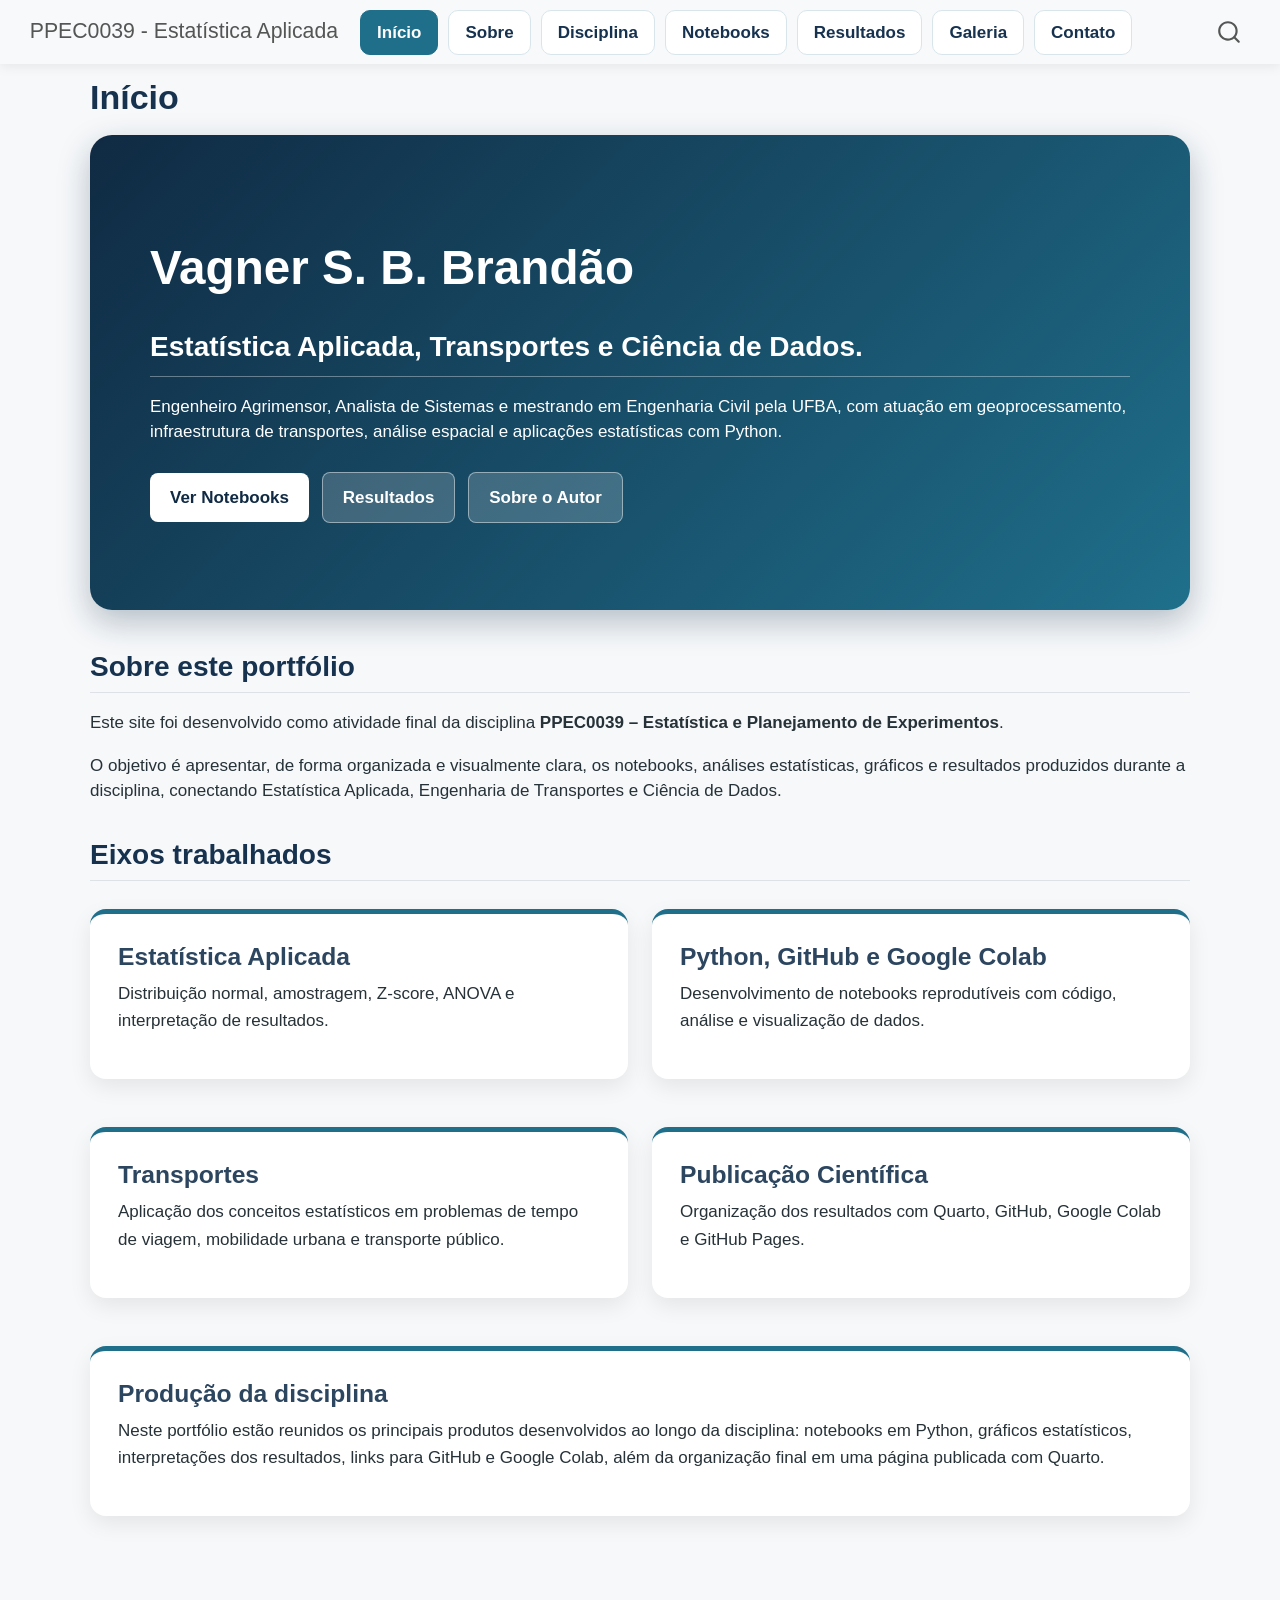
<file: docs/index.html>
<!DOCTYPE html>
<html xmlns="http://www.w3.org/1999/xhtml" lang="en" xml:lang="en"><head>

<meta charset="utf-8">
<meta name="generator" content="quarto-1.9.38">

<meta name="viewport" content="width=device-width, initial-scale=1.0, user-scalable=yes">


<title>Início – PPEC0039 - Estatística Aplicada</title>
<style>
/* Default styles provided by pandoc.
** See https://pandoc.org/MANUAL.html#variables-for-html for config info.
*/
code{white-space: pre-wrap;}
span.smallcaps{font-variant: small-caps;}
div.columns{display: flex; gap: min(4vw, 1.5em);}
div.column{flex: auto; overflow-x: auto;}
div.hanging-indent{margin-left: 1.5em; text-indent: -1.5em;}
ul.task-list{list-style: none;}
ul.task-list li input[type="checkbox"] {
  width: 0.8em;
  margin: 0 0.8em 0.2em -1em; /* quarto-specific, see https://github.com/quarto-dev/quarto-cli/issues/4556 */ 
  vertical-align: middle;
}
</style>


<script src="site_libs/quarto-nav/quarto-nav.js"></script>
<script src="site_libs/quarto-nav/headroom.min.js"></script>
<script src="site_libs/clipboard/clipboard.min.js"></script>
<script src="site_libs/quarto-search/autocomplete.umd.js"></script>
<script src="site_libs/quarto-search/fuse.min.js"></script>
<script src="site_libs/quarto-search/quarto-search.js"></script>
<meta name="quarto:offset" content="./">
<script src="site_libs/quarto-html/quarto.js" type="module"></script>
<script src="site_libs/quarto-html/tabsets/tabsets.js" type="module"></script>
<script src="site_libs/quarto-html/popper.min.js"></script>
<script src="site_libs/quarto-html/tippy.umd.min.js"></script>
<script src="site_libs/quarto-html/anchor.min.js"></script>
<link href="site_libs/quarto-html/tippy.css" rel="stylesheet">
<link href="site_libs/quarto-html/quarto-syntax-highlighting-15634bcf2e68342d4ad2dfa704d543f6.css" rel="stylesheet" id="quarto-text-highlighting-styles">
<script src="site_libs/bootstrap/bootstrap.min.js"></script>
<link href="site_libs/bootstrap/bootstrap-icons.css" rel="stylesheet">
<link href="site_libs/bootstrap/bootstrap-a0f9fd0d421825b736dc1bbcbcba2219.min.css" rel="stylesheet" append-hash="true" id="quarto-bootstrap" data-mode="light">
<script id="quarto-search-options" type="application/json">{
  "location": "navbar",
  "copy-button": false,
  "collapse-after": 3,
  "panel-placement": "end",
  "type": "overlay",
  "limit": 50,
  "keyboard-shortcut": [
    "f",
    "/",
    "s"
  ],
  "show-item-context": false,
  "language": {
    "search-no-results-text": "No results",
    "search-matching-documents-text": "matching documents",
    "search-copy-link-title": "Copy link to search",
    "search-hide-matches-text": "Hide additional matches",
    "search-more-match-text": "more match in this document",
    "search-more-matches-text": "more matches in this document",
    "search-clear-button-title": "Clear",
    "search-text-placeholder": "",
    "search-detached-cancel-button-title": "Cancel",
    "search-submit-button-title": "Submit",
    "search-label": "Search"
  }
}</script>


<link rel="stylesheet" href="styles.css">
</head>

<body class="nav-fixed quarto-light">

<div id="quarto-search-results"></div>
  <header id="quarto-header" class="headroom fixed-top">
    <nav class="navbar navbar-expand-lg " data-bs-theme="dark">
      <div class="navbar-container container-fluid">
      <div class="navbar-brand-container mx-auto">
    <a class="navbar-brand" href="./index.html">
    <span class="navbar-title">PPEC0039 - Estatística Aplicada</span>
    </a>
  </div>
            <div id="quarto-search" class="" title="Search"></div>
          <button class="navbar-toggler" type="button" data-bs-toggle="collapse" data-bs-target="#navbarCollapse" aria-controls="navbarCollapse" role="menu" aria-expanded="false" aria-label="Toggle navigation" onclick="if (window.quartoToggleHeadroom) { window.quartoToggleHeadroom(); }">
  <span class="navbar-toggler-icon"></span>
</button>
          <div class="collapse navbar-collapse" id="navbarCollapse">
            <ul class="navbar-nav navbar-nav-scroll me-auto">
  <li class="nav-item">
    <a class="nav-link active" href="./index.html" aria-current="page"> 
<span class="menu-text">Início</span></a>
  </li>  
  <li class="nav-item">
    <a class="nav-link" href="./about.html"> 
<span class="menu-text">Sobre</span></a>
  </li>  
  <li class="nav-item">
    <a class="nav-link" href="./disciplina.html"> 
<span class="menu-text">Disciplina</span></a>
  </li>  
  <li class="nav-item">
    <a class="nav-link" href="./notebooks.html"> 
<span class="menu-text">Notebooks</span></a>
  </li>  
  <li class="nav-item">
    <a class="nav-link" href="./resultados.html"> 
<span class="menu-text">Resultados</span></a>
  </li>  
  <li class="nav-item">
    <a class="nav-link" href="./galeria.html"> 
<span class="menu-text">Galeria</span></a>
  </li>  
  <li class="nav-item">
    <a class="nav-link" href="./contato.html"> 
<span class="menu-text">Contato</span></a>
  </li>  
</ul>
          </div> <!-- /navcollapse -->
            <div class="quarto-navbar-tools">
</div>
      </div> <!-- /container-fluid -->
    </nav>
</header>
<!-- content -->
<div id="quarto-content" class="quarto-container page-columns page-rows-contents page-layout-full page-navbar">
<!-- sidebar -->
<!-- margin-sidebar -->
    
<!-- main -->
<main class="content column-page" id="quarto-document-content">

<header id="title-block-header" class="quarto-title-block default">
<div class="quarto-title">
<h1 class="title">Início</h1>
</div>



<div class="quarto-title-meta column-page">

    
  
    
  </div>
  


</header>


<div class="hero-section">
<section id="vagner-s.-b.-brandão" class="level1 hero-content">
<h1>Vagner S. B. Brandão</h1>
<section id="estatística-aplicada-transportes-e-ciência-de-dados." class="level2">
<h2 class="anchored" data-anchor-id="estatística-aplicada-transportes-e-ciência-de-dados.">Estatística Aplicada, Transportes e Ciência de Dados.</h2>
<p>Engenheiro Agrimensor, Analista de Sistemas e mestrando em Engenharia Civil pela UFBA, com atuação em geoprocessamento, infraestrutura de transportes, análise espacial e aplicações estatísticas com Python.</p>
<div class="hero-buttons">
<p><a href="./notebooks.html" class="btn-main">Ver Notebooks</a> <a href="./resultados.html" class="btn-light">Resultados</a> <a href="./about.html" class="btn-light">Sobre o Autor</a></p>
</div>
</section>
</section>
</div>
<section id="sobre-este-portfólio" class="level2">
<h2 class="anchored" data-anchor-id="sobre-este-portfólio">Sobre este portfólio</h2>
<p>Este site foi desenvolvido como atividade final da disciplina <strong>PPEC0039 – Estatística e Planejamento de Experimentos</strong>.</p>
<p>O objetivo é apresentar, de forma organizada e visualmente clara, os notebooks, análises estatísticas, gráficos e resultados produzidos durante a disciplina, conectando Estatística Aplicada, Engenharia de Transportes e Ciência de Dados.</p>
</section>
<section id="eixos-trabalhados" class="level2">
<h2 class="anchored" data-anchor-id="eixos-trabalhados">Eixos trabalhados</h2>
<div class="grid-cards">
<section id="estatística-aplicada" class="level3 info-card">
<h3 class="anchored" data-anchor-id="estatística-aplicada">Estatística Aplicada</h3>
<p>Distribuição normal, amostragem, Z-score, ANOVA e interpretação de resultados.</p>
</section>
<section id="python-github-e-google-colab" class="level3 info-card">
<h3 class="anchored" data-anchor-id="python-github-e-google-colab">Python, GitHub e Google Colab</h3>
<p>Desenvolvimento de notebooks reprodutíveis com código, análise e visualização de dados.</p>
</section>
<section id="transportes" class="level3 info-card">
<h3 class="anchored" data-anchor-id="transportes">Transportes</h3>
<p>Aplicação dos conceitos estatísticos em problemas de tempo de viagem, mobilidade urbana e transporte público.</p>
</section>
<section id="publicação-científica" class="level3 info-card">
<h3 class="anchored" data-anchor-id="publicação-científica">Publicação Científica</h3>
<p>Organização dos resultados com Quarto, GitHub, Google Colab e GitHub Pages.</p>
</section>
<section id="produção-da-disciplina" class="level3 info-card wide-card">
<h3 class="anchored" data-anchor-id="produção-da-disciplina">Produção da disciplina</h3>
<p>Neste portfólio estão reunidos os principais produtos desenvolvidos ao longo da disciplina: notebooks em Python, gráficos estatísticos, interpretações dos resultados, links para GitHub e Google Colab, além da organização final em uma página publicada com Quarto.</p>
</section>
</div>


</section>

</main> <!-- /main -->
<script id="quarto-html-after-body" type="application/javascript">
  window.document.addEventListener("DOMContentLoaded", function (event) {
    const icon = "";
    const anchorJS = new window.AnchorJS();
    anchorJS.options = {
      placement: 'right',
      icon: icon
    };
    anchorJS.add('.anchored');
    const isCodeAnnotation = (el) => {
      for (const clz of el.classList) {
        if (clz.startsWith('code-annotation-')) {                     
          return true;
        }
      }
      return false;
    }
    const onCopySuccess = function(e) {
      // button target
      const button = e.trigger;
      // don't keep focus
      button.blur();
      // flash "checked"
      button.classList.add('code-copy-button-checked');
      var currentTitle = button.getAttribute("title");
      button.setAttribute("title", "Copied!");
      let tooltip;
      if (window.bootstrap) {
        button.setAttribute("data-bs-toggle", "tooltip");
        button.setAttribute("data-bs-placement", "left");
        button.setAttribute("data-bs-title", "Copied!");
        tooltip = new bootstrap.Tooltip(button, 
          { trigger: "manual", 
            customClass: "code-copy-button-tooltip",
            offset: [0, -8]});
        tooltip.show();    
      }
      setTimeout(function() {
        if (tooltip) {
          tooltip.hide();
          button.removeAttribute("data-bs-title");
          button.removeAttribute("data-bs-toggle");
          button.removeAttribute("data-bs-placement");
        }
        button.setAttribute("title", currentTitle);
        button.classList.remove('code-copy-button-checked');
      }, 1000);
      // clear code selection
      e.clearSelection();
    }
    const getTextToCopy = function(trigger) {
      const outerScaffold = trigger.parentElement.cloneNode(true);
      const codeEl = outerScaffold.querySelector('code');
      for (const childEl of codeEl.children) {
        if (isCodeAnnotation(childEl)) {
          childEl.remove();
        }
      }
      return codeEl.innerText;
    }
    const clipboard = new window.ClipboardJS('.code-copy-button:not([data-in-quarto-modal])', {
      text: getTextToCopy
    });
    clipboard.on('success', onCopySuccess);
    if (window.document.getElementById('quarto-embedded-source-code-modal')) {
      const clipboardModal = new window.ClipboardJS('.code-copy-button[data-in-quarto-modal]', {
        text: getTextToCopy,
        container: window.document.getElementById('quarto-embedded-source-code-modal')
      });
      clipboardModal.on('success', onCopySuccess);
    }
      var localhostRegex = new RegExp(/^(?:http|https):\/\/localhost\:?[0-9]*\//);
      var mailtoRegex = new RegExp(/^mailto:/);
        var filterRegex = new RegExp('/' + window.location.host + '/');
      var isInternal = (href) => {
          return filterRegex.test(href) || localhostRegex.test(href) || mailtoRegex.test(href);
      }
      // Inspect non-navigation links and adorn them if external
     var links = window.document.querySelectorAll('a[href]:not(.nav-link):not(.navbar-brand):not(.toc-action):not(.sidebar-link):not(.sidebar-item-toggle):not(.pagination-link):not(.no-external):not([aria-hidden]):not(.dropdown-item):not(.quarto-navigation-tool):not(.about-link)');
      for (var i=0; i<links.length; i++) {
        const link = links[i];
        if (!isInternal(link.href)) {
          // undo the damage that might have been done by quarto-nav.js in the case of
          // links that we want to consider external
          if (link.dataset.originalHref !== undefined) {
            link.href = link.dataset.originalHref;
          }
        }
      }
    function tippyHover(el, contentFn, onTriggerFn, onUntriggerFn) {
      const config = {
        allowHTML: true,
        maxWidth: 500,
        delay: 100,
        arrow: false,
        appendTo: function(el) {
            return el.parentElement;
        },
        interactive: true,
        interactiveBorder: 10,
        theme: 'quarto',
        placement: 'bottom-start',
      };
      if (contentFn) {
        config.content = contentFn;
      }
      if (onTriggerFn) {
        config.onTrigger = onTriggerFn;
      }
      if (onUntriggerFn) {
        config.onUntrigger = onUntriggerFn;
      }
      window.tippy(el, config); 
    }
    const noterefs = window.document.querySelectorAll('a[role="doc-noteref"]');
    for (var i=0; i<noterefs.length; i++) {
      const ref = noterefs[i];
      tippyHover(ref, function() {
        // use id or data attribute instead here
        let href = ref.getAttribute('data-footnote-href') || ref.getAttribute('href');
        try { href = new URL(href).hash; } catch {}
        const id = href.replace(/^#\/?/, "");
        const note = window.document.getElementById(id);
        if (note) {
          return note.innerHTML;
        } else {
          return "";
        }
      });
    }
    const xrefs = window.document.querySelectorAll('a.quarto-xref');
    const processXRef = (id, note) => {
      // Strip column container classes
      const stripColumnClz = (el) => {
        el.classList.remove("page-full", "page-columns");
        if (el.children) {
          for (const child of el.children) {
            stripColumnClz(child);
          }
        }
      }
      stripColumnClz(note)
      if (id === null || id.startsWith('sec-')) {
        // Special case sections, only their first couple elements
        const container = document.createElement("div");
        if (note.children && note.children.length > 2) {
          container.appendChild(note.children[0].cloneNode(true));
          for (let i = 1; i < note.children.length; i++) {
            const child = note.children[i];
            if (child.tagName === "P" && child.innerText === "") {
              continue;
            } else {
              container.appendChild(child.cloneNode(true));
              break;
            }
          }
          if (window.Quarto?.typesetMath) {
            window.Quarto.typesetMath(container);
          }
          return container.innerHTML
        } else {
          if (window.Quarto?.typesetMath) {
            window.Quarto.typesetMath(note);
          }
          return note.innerHTML;
        }
      } else {
        // Remove any anchor links if they are present
        const anchorLink = note.querySelector('a.anchorjs-link');
        if (anchorLink) {
          anchorLink.remove();
        }
        if (window.Quarto?.typesetMath) {
          window.Quarto.typesetMath(note);
        }
        if (note.classList.contains("callout")) {
          return note.outerHTML;
        } else {
          return note.innerHTML;
        }
      }
    }
    for (var i=0; i<xrefs.length; i++) {
      const xref = xrefs[i];
      tippyHover(xref, undefined, function(instance) {
        instance.disable();
        let url = xref.getAttribute('href');
        let hash = undefined; 
        if (url.startsWith('#')) {
          hash = url;
        } else {
          try { hash = new URL(url).hash; } catch {}
        }
        if (hash) {
          const id = hash.replace(/^#\/?/, "");
          const note = window.document.getElementById(id);
          if (note !== null) {
            try {
              const html = processXRef(id, note.cloneNode(true));
              instance.setContent(html);
            } finally {
              instance.enable();
              instance.show();
            }
          } else {
            // See if we can fetch this
            fetch(url.split('#')[0])
            .then(res => res.text())
            .then(html => {
              const parser = new DOMParser();
              const htmlDoc = parser.parseFromString(html, "text/html");
              const note = htmlDoc.getElementById(id);
              if (note !== null) {
                const html = processXRef(id, note);
                instance.setContent(html);
              } 
            }).finally(() => {
              instance.enable();
              instance.show();
            });
          }
        } else {
          // See if we can fetch a full url (with no hash to target)
          // This is a special case and we should probably do some content thinning / targeting
          fetch(url)
          .then(res => res.text())
          .then(html => {
            const parser = new DOMParser();
            const htmlDoc = parser.parseFromString(html, "text/html");
            const note = htmlDoc.querySelector('main.content');
            if (note !== null) {
              // This should only happen for chapter cross references
              // (since there is no id in the URL)
              // remove the first header
              if (note.children.length > 0 && note.children[0].tagName === "HEADER") {
                note.children[0].remove();
              }
              const html = processXRef(null, note);
              instance.setContent(html);
            } 
          }).finally(() => {
            instance.enable();
            instance.show();
          });
        }
      }, function(instance) {
      });
    }
        let selectedAnnoteEl;
        const selectorForAnnotation = ( cell, annotation) => {
          let cellAttr = 'data-code-cell="' + cell + '"';
          let lineAttr = 'data-code-annotation="' +  annotation + '"';
          const selector = 'span[' + cellAttr + '][' + lineAttr + ']';
          return selector;
        }
        const selectCodeLines = (annoteEl) => {
          const doc = window.document;
          const targetCell = annoteEl.getAttribute("data-target-cell");
          const targetAnnotation = annoteEl.getAttribute("data-target-annotation");
          const annoteSpan = window.document.querySelector(selectorForAnnotation(targetCell, targetAnnotation));
          const lines = annoteSpan.getAttribute("data-code-lines").split(",");
          const lineIds = lines.map((line) => {
            return targetCell + "-" + line;
          })
          let top = null;
          let height = null;
          let parent = null;
          if (lineIds.length > 0) {
              //compute the position of the single el (top and bottom and make a div)
              const el = window.document.getElementById(lineIds[0]);
              top = el.offsetTop;
              height = el.offsetHeight;
              parent = el.parentElement.parentElement;
            if (lineIds.length > 1) {
              const lastEl = window.document.getElementById(lineIds[lineIds.length - 1]);
              const bottom = lastEl.offsetTop + lastEl.offsetHeight;
              height = bottom - top;
            }
            if (top !== null && height !== null && parent !== null) {
              // cook up a div (if necessary) and position it 
              let div = window.document.getElementById("code-annotation-line-highlight");
              if (div === null) {
                div = window.document.createElement("div");
                div.setAttribute("id", "code-annotation-line-highlight");
                div.style.position = 'absolute';
                parent.appendChild(div);
              }
              div.style.top = top - 2 + "px";
              div.style.height = height + 4 + "px";
              div.style.left = 0;
              let gutterDiv = window.document.getElementById("code-annotation-line-highlight-gutter");
              if (gutterDiv === null) {
                gutterDiv = window.document.createElement("div");
                gutterDiv.setAttribute("id", "code-annotation-line-highlight-gutter");
                gutterDiv.style.position = 'absolute';
                const codeCell = window.document.getElementById(targetCell);
                const gutter = codeCell.querySelector('.code-annotation-gutter');
                gutter.appendChild(gutterDiv);
              }
              gutterDiv.style.top = top - 2 + "px";
              gutterDiv.style.height = height + 4 + "px";
            }
            selectedAnnoteEl = annoteEl;
          }
        };
        const unselectCodeLines = () => {
          const elementsIds = ["code-annotation-line-highlight", "code-annotation-line-highlight-gutter"];
          elementsIds.forEach((elId) => {
            const div = window.document.getElementById(elId);
            if (div) {
              div.remove();
            }
          });
          selectedAnnoteEl = undefined;
        };
          // Handle positioning of the toggle
      window.addEventListener(
        "resize",
        throttle(() => {
          elRect = undefined;
          if (selectedAnnoteEl) {
            selectCodeLines(selectedAnnoteEl);
          }
        }, 10)
      );
      function throttle(fn, ms) {
      let throttle = false;
      let timer;
        return (...args) => {
          if(!throttle) { // first call gets through
              fn.apply(this, args);
              throttle = true;
          } else { // all the others get throttled
              if(timer) clearTimeout(timer); // cancel #2
              timer = setTimeout(() => {
                fn.apply(this, args);
                timer = throttle = false;
              }, ms);
          }
        };
      }
        // Attach click handler to the DT
        const annoteDls = window.document.querySelectorAll('dt[data-target-cell]');
        for (const annoteDlNode of annoteDls) {
          annoteDlNode.addEventListener('click', (event) => {
            const clickedEl = event.target;
            if (clickedEl !== selectedAnnoteEl) {
              unselectCodeLines();
              const activeEl = window.document.querySelector('dt[data-target-cell].code-annotation-active');
              if (activeEl) {
                activeEl.classList.remove('code-annotation-active');
              }
              selectCodeLines(clickedEl);
              clickedEl.classList.add('code-annotation-active');
            } else {
              // Unselect the line
              unselectCodeLines();
              clickedEl.classList.remove('code-annotation-active');
            }
          });
        }
    const findCites = (el) => {
      const parentEl = el.parentElement;
      if (parentEl) {
        const cites = parentEl.dataset.cites;
        if (cites) {
          return {
            el,
            cites: cites.split(' ')
          };
        } else {
          return findCites(el.parentElement)
        }
      } else {
        return undefined;
      }
    };
    var bibliorefs = window.document.querySelectorAll('a[role="doc-biblioref"]');
    for (var i=0; i<bibliorefs.length; i++) {
      const ref = bibliorefs[i];
      const citeInfo = findCites(ref);
      if (citeInfo) {
        tippyHover(citeInfo.el, function() {
          var popup = window.document.createElement('div');
          citeInfo.cites.forEach(function(cite) {
            var citeDiv = window.document.createElement('div');
            citeDiv.classList.add('hanging-indent');
            citeDiv.classList.add('csl-entry');
            var biblioDiv = window.document.getElementById('ref-' + cite);
            if (biblioDiv) {
              citeDiv.innerHTML = biblioDiv.innerHTML;
            }
            popup.appendChild(citeDiv);
          });
          return popup.innerHTML;
        });
      }
    }
  });
  </script>
</div> <!-- /content -->




</body></html>
</file>
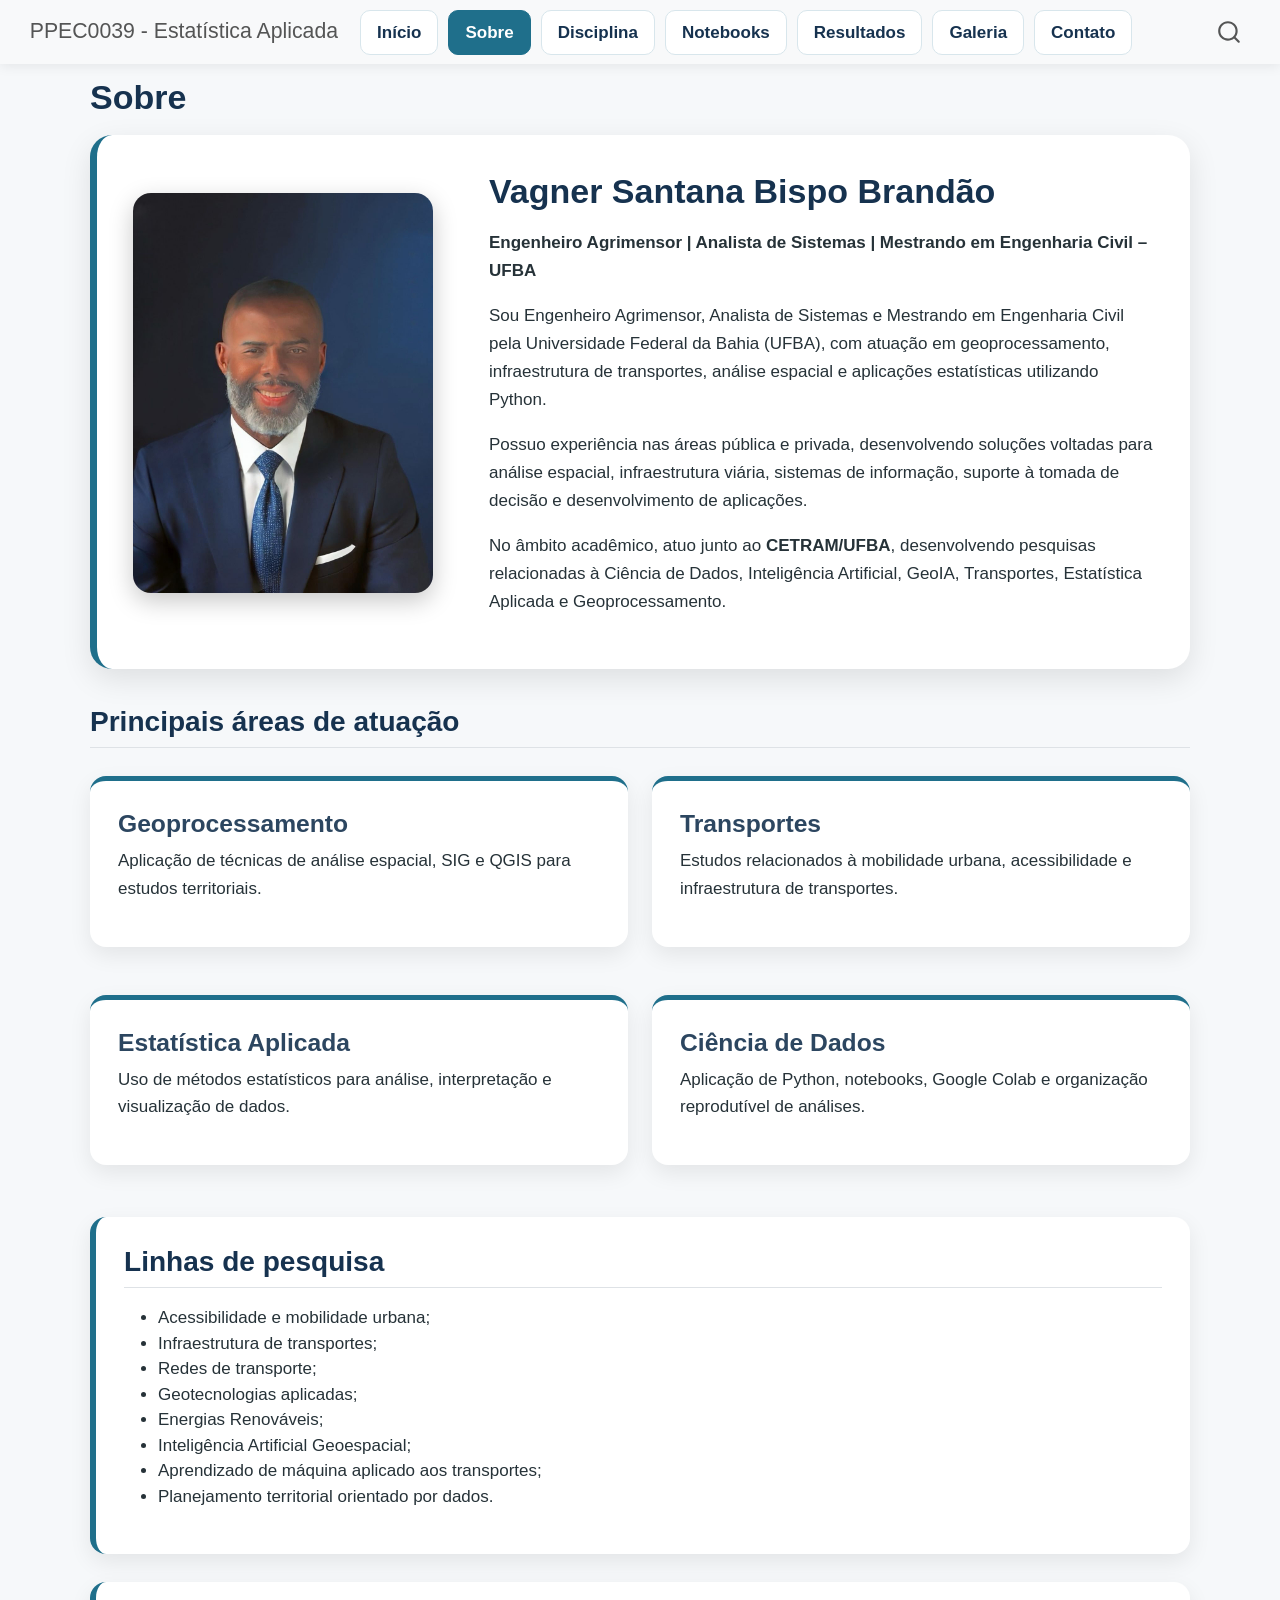
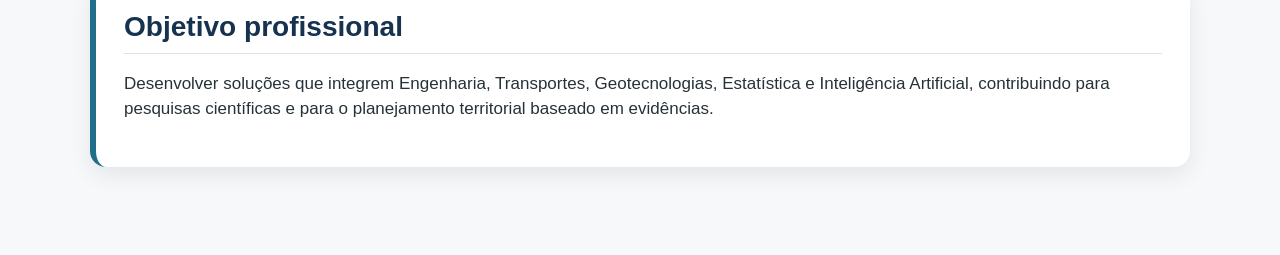
<file: docs/about.html>
<!DOCTYPE html>
<html xmlns="http://www.w3.org/1999/xhtml" lang="en" xml:lang="en"><head>

<meta charset="utf-8">
<meta name="generator" content="quarto-1.9.38">

<meta name="viewport" content="width=device-width, initial-scale=1.0, user-scalable=yes">


<title>Sobre – PPEC0039 - Estatística Aplicada</title>
<style>
/* Default styles provided by pandoc.
** See https://pandoc.org/MANUAL.html#variables-for-html for config info.
*/
code{white-space: pre-wrap;}
span.smallcaps{font-variant: small-caps;}
div.columns{display: flex; gap: min(4vw, 1.5em);}
div.column{flex: auto; overflow-x: auto;}
div.hanging-indent{margin-left: 1.5em; text-indent: -1.5em;}
ul.task-list{list-style: none;}
ul.task-list li input[type="checkbox"] {
  width: 0.8em;
  margin: 0 0.8em 0.2em -1em; /* quarto-specific, see https://github.com/quarto-dev/quarto-cli/issues/4556 */ 
  vertical-align: middle;
}
</style>


<script src="site_libs/quarto-nav/quarto-nav.js"></script>
<script src="site_libs/quarto-nav/headroom.min.js"></script>
<script src="site_libs/clipboard/clipboard.min.js"></script>
<script src="site_libs/quarto-search/autocomplete.umd.js"></script>
<script src="site_libs/quarto-search/fuse.min.js"></script>
<script src="site_libs/quarto-search/quarto-search.js"></script>
<meta name="quarto:offset" content="./">
<script src="site_libs/quarto-html/quarto.js" type="module"></script>
<script src="site_libs/quarto-html/tabsets/tabsets.js" type="module"></script>
<script src="site_libs/quarto-html/popper.min.js"></script>
<script src="site_libs/quarto-html/tippy.umd.min.js"></script>
<script src="site_libs/quarto-html/anchor.min.js"></script>
<link href="site_libs/quarto-html/tippy.css" rel="stylesheet">
<link href="site_libs/quarto-html/quarto-syntax-highlighting-15634bcf2e68342d4ad2dfa704d543f6.css" rel="stylesheet" id="quarto-text-highlighting-styles">
<script src="site_libs/bootstrap/bootstrap.min.js"></script>
<link href="site_libs/bootstrap/bootstrap-icons.css" rel="stylesheet">
<link href="site_libs/bootstrap/bootstrap-a0f9fd0d421825b736dc1bbcbcba2219.min.css" rel="stylesheet" append-hash="true" id="quarto-bootstrap" data-mode="light">
<script id="quarto-search-options" type="application/json">{
  "location": "navbar",
  "copy-button": false,
  "collapse-after": 3,
  "panel-placement": "end",
  "type": "overlay",
  "limit": 50,
  "keyboard-shortcut": [
    "f",
    "/",
    "s"
  ],
  "show-item-context": false,
  "language": {
    "search-no-results-text": "No results",
    "search-matching-documents-text": "matching documents",
    "search-copy-link-title": "Copy link to search",
    "search-hide-matches-text": "Hide additional matches",
    "search-more-match-text": "more match in this document",
    "search-more-matches-text": "more matches in this document",
    "search-clear-button-title": "Clear",
    "search-text-placeholder": "",
    "search-detached-cancel-button-title": "Cancel",
    "search-submit-button-title": "Submit",
    "search-label": "Search"
  }
}</script>


<link rel="stylesheet" href="styles.css">
</head>

<body class="nav-fixed quarto-light">

<div id="quarto-search-results"></div>
  <header id="quarto-header" class="headroom fixed-top">
    <nav class="navbar navbar-expand-lg " data-bs-theme="dark">
      <div class="navbar-container container-fluid">
      <div class="navbar-brand-container mx-auto">
    <a class="navbar-brand" href="./index.html">
    <span class="navbar-title">PPEC0039 - Estatística Aplicada</span>
    </a>
  </div>
            <div id="quarto-search" class="" title="Search"></div>
          <button class="navbar-toggler" type="button" data-bs-toggle="collapse" data-bs-target="#navbarCollapse" aria-controls="navbarCollapse" role="menu" aria-expanded="false" aria-label="Toggle navigation" onclick="if (window.quartoToggleHeadroom) { window.quartoToggleHeadroom(); }">
  <span class="navbar-toggler-icon"></span>
</button>
          <div class="collapse navbar-collapse" id="navbarCollapse">
            <ul class="navbar-nav navbar-nav-scroll me-auto">
  <li class="nav-item">
    <a class="nav-link" href="./index.html"> 
<span class="menu-text">Início</span></a>
  </li>  
  <li class="nav-item">
    <a class="nav-link active" href="./about.html" aria-current="page"> 
<span class="menu-text">Sobre</span></a>
  </li>  
  <li class="nav-item">
    <a class="nav-link" href="./disciplina.html"> 
<span class="menu-text">Disciplina</span></a>
  </li>  
  <li class="nav-item">
    <a class="nav-link" href="./notebooks.html"> 
<span class="menu-text">Notebooks</span></a>
  </li>  
  <li class="nav-item">
    <a class="nav-link" href="./resultados.html"> 
<span class="menu-text">Resultados</span></a>
  </li>  
  <li class="nav-item">
    <a class="nav-link" href="./galeria.html"> 
<span class="menu-text">Galeria</span></a>
  </li>  
  <li class="nav-item">
    <a class="nav-link" href="./contato.html"> 
<span class="menu-text">Contato</span></a>
  </li>  
</ul>
          </div> <!-- /navcollapse -->
            <div class="quarto-navbar-tools">
</div>
      </div> <!-- /container-fluid -->
    </nav>
</header>
<!-- content -->
<div id="quarto-content" class="quarto-container page-columns page-rows-contents page-layout-full page-navbar">
<!-- sidebar -->
<!-- margin-sidebar -->
    
<!-- main -->
<main class="content column-page" id="quarto-document-content">

<header id="title-block-header" class="quarto-title-block default">
<div class="quarto-title">
<h1 class="title">Sobre</h1>
</div>



<div class="quarto-title-meta column-page">

    
  
    
  </div>
  


</header>


<div class="profile-card">
<div class="profile-photo">
<p><img src="imagens/foto-vagner.jpg.jpeg" class="img-fluid"></p>
</div>
<section id="vagner-santana-bispo-brandão" class="level1 profile-info">
<h1>Vagner Santana Bispo Brandão</h1>
<p><strong>Engenheiro Agrimensor | Analista de Sistemas | Mestrando em Engenharia Civil – UFBA</strong></p>
<p>Sou Engenheiro Agrimensor, Analista de Sistemas e Mestrando em Engenharia Civil pela Universidade Federal da Bahia (UFBA), com atuação em geoprocessamento, infraestrutura de transportes, análise espacial e aplicações estatísticas utilizando Python.</p>
<p>Possuo experiência nas áreas pública e privada, desenvolvendo soluções voltadas para análise espacial, infraestrutura viária, sistemas de informação, suporte à tomada de decisão e desenvolvimento de aplicações.</p>
<p>No âmbito acadêmico, atuo junto ao <strong>CETRAM/UFBA</strong>, desenvolvendo pesquisas relacionadas à Ciência de Dados, Inteligência Artificial, GeoIA, Transportes, Estatística Aplicada e Geoprocessamento.</p>
</section>
</div>
<section id="principais-áreas-de-atuação" class="level2">
<h2 class="anchored" data-anchor-id="principais-áreas-de-atuação">Principais áreas de atuação</h2>
<div class="grid-cards">
<section id="geoprocessamento" class="level3 info-card">
<h3 class="anchored" data-anchor-id="geoprocessamento">Geoprocessamento</h3>
<p>Aplicação de técnicas de análise espacial, SIG e QGIS para estudos territoriais.</p>
</section>
<section id="transportes" class="level3 info-card">
<h3 class="anchored" data-anchor-id="transportes">Transportes</h3>
<p>Estudos relacionados à mobilidade urbana, acessibilidade e infraestrutura de transportes.</p>
</section>
<section id="estatística-aplicada" class="level3 info-card">
<h3 class="anchored" data-anchor-id="estatística-aplicada">Estatística Aplicada</h3>
<p>Uso de métodos estatísticos para análise, interpretação e visualização de dados.</p>
</section>
<section id="ciência-de-dados" class="level3 info-card">
<h3 class="anchored" data-anchor-id="ciência-de-dados">Ciência de Dados</h3>
<p>Aplicação de Python, notebooks, Google Colab e organização reprodutível de análises.</p>
</section>
</div>
</section>
<section id="linhas-de-pesquisa" class="level2 text-card">
<h2 class="anchored" data-anchor-id="linhas-de-pesquisa">Linhas de pesquisa</h2>
<ul>
<li>Acessibilidade e mobilidade urbana;</li>
<li>Infraestrutura de transportes;</li>
<li>Redes de transporte;</li>
<li>Geotecnologias aplicadas;</li>
<li>Energias Renováveis;</li>
<li>Inteligência Artificial Geoespacial;</li>
<li>Aprendizado de máquina aplicado aos transportes;</li>
<li>Planejamento territorial orientado por dados.</li>
</ul>
</section>
<section id="objetivo-profissional" class="level2 text-card">
<h2 class="anchored" data-anchor-id="objetivo-profissional">Objetivo profissional</h2>
<p>Desenvolver soluções que integrem Engenharia, Transportes, Geotecnologias, Estatística e Inteligência Artificial, contribuindo para pesquisas científicas e para o planejamento territorial baseado em evidências.</p>
</section>



</main> <!-- /main -->
<script id="quarto-html-after-body" type="application/javascript">
  window.document.addEventListener("DOMContentLoaded", function (event) {
    const icon = "";
    const anchorJS = new window.AnchorJS();
    anchorJS.options = {
      placement: 'right',
      icon: icon
    };
    anchorJS.add('.anchored');
    const isCodeAnnotation = (el) => {
      for (const clz of el.classList) {
        if (clz.startsWith('code-annotation-')) {                     
          return true;
        }
      }
      return false;
    }
    const onCopySuccess = function(e) {
      // button target
      const button = e.trigger;
      // don't keep focus
      button.blur();
      // flash "checked"
      button.classList.add('code-copy-button-checked');
      var currentTitle = button.getAttribute("title");
      button.setAttribute("title", "Copied!");
      let tooltip;
      if (window.bootstrap) {
        button.setAttribute("data-bs-toggle", "tooltip");
        button.setAttribute("data-bs-placement", "left");
        button.setAttribute("data-bs-title", "Copied!");
        tooltip = new bootstrap.Tooltip(button, 
          { trigger: "manual", 
            customClass: "code-copy-button-tooltip",
            offset: [0, -8]});
        tooltip.show();    
      }
      setTimeout(function() {
        if (tooltip) {
          tooltip.hide();
          button.removeAttribute("data-bs-title");
          button.removeAttribute("data-bs-toggle");
          button.removeAttribute("data-bs-placement");
        }
        button.setAttribute("title", currentTitle);
        button.classList.remove('code-copy-button-checked');
      }, 1000);
      // clear code selection
      e.clearSelection();
    }
    const getTextToCopy = function(trigger) {
      const outerScaffold = trigger.parentElement.cloneNode(true);
      const codeEl = outerScaffold.querySelector('code');
      for (const childEl of codeEl.children) {
        if (isCodeAnnotation(childEl)) {
          childEl.remove();
        }
      }
      return codeEl.innerText;
    }
    const clipboard = new window.ClipboardJS('.code-copy-button:not([data-in-quarto-modal])', {
      text: getTextToCopy
    });
    clipboard.on('success', onCopySuccess);
    if (window.document.getElementById('quarto-embedded-source-code-modal')) {
      const clipboardModal = new window.ClipboardJS('.code-copy-button[data-in-quarto-modal]', {
        text: getTextToCopy,
        container: window.document.getElementById('quarto-embedded-source-code-modal')
      });
      clipboardModal.on('success', onCopySuccess);
    }
      var localhostRegex = new RegExp(/^(?:http|https):\/\/localhost\:?[0-9]*\//);
      var mailtoRegex = new RegExp(/^mailto:/);
        var filterRegex = new RegExp('/' + window.location.host + '/');
      var isInternal = (href) => {
          return filterRegex.test(href) || localhostRegex.test(href) || mailtoRegex.test(href);
      }
      // Inspect non-navigation links and adorn them if external
     var links = window.document.querySelectorAll('a[href]:not(.nav-link):not(.navbar-brand):not(.toc-action):not(.sidebar-link):not(.sidebar-item-toggle):not(.pagination-link):not(.no-external):not([aria-hidden]):not(.dropdown-item):not(.quarto-navigation-tool):not(.about-link)');
      for (var i=0; i<links.length; i++) {
        const link = links[i];
        if (!isInternal(link.href)) {
          // undo the damage that might have been done by quarto-nav.js in the case of
          // links that we want to consider external
          if (link.dataset.originalHref !== undefined) {
            link.href = link.dataset.originalHref;
          }
        }
      }
    function tippyHover(el, contentFn, onTriggerFn, onUntriggerFn) {
      const config = {
        allowHTML: true,
        maxWidth: 500,
        delay: 100,
        arrow: false,
        appendTo: function(el) {
            return el.parentElement;
        },
        interactive: true,
        interactiveBorder: 10,
        theme: 'quarto',
        placement: 'bottom-start',
      };
      if (contentFn) {
        config.content = contentFn;
      }
      if (onTriggerFn) {
        config.onTrigger = onTriggerFn;
      }
      if (onUntriggerFn) {
        config.onUntrigger = onUntriggerFn;
      }
      window.tippy(el, config); 
    }
    const noterefs = window.document.querySelectorAll('a[role="doc-noteref"]');
    for (var i=0; i<noterefs.length; i++) {
      const ref = noterefs[i];
      tippyHover(ref, function() {
        // use id or data attribute instead here
        let href = ref.getAttribute('data-footnote-href') || ref.getAttribute('href');
        try { href = new URL(href).hash; } catch {}
        const id = href.replace(/^#\/?/, "");
        const note = window.document.getElementById(id);
        if (note) {
          return note.innerHTML;
        } else {
          return "";
        }
      });
    }
    const xrefs = window.document.querySelectorAll('a.quarto-xref');
    const processXRef = (id, note) => {
      // Strip column container classes
      const stripColumnClz = (el) => {
        el.classList.remove("page-full", "page-columns");
        if (el.children) {
          for (const child of el.children) {
            stripColumnClz(child);
          }
        }
      }
      stripColumnClz(note)
      if (id === null || id.startsWith('sec-')) {
        // Special case sections, only their first couple elements
        const container = document.createElement("div");
        if (note.children && note.children.length > 2) {
          container.appendChild(note.children[0].cloneNode(true));
          for (let i = 1; i < note.children.length; i++) {
            const child = note.children[i];
            if (child.tagName === "P" && child.innerText === "") {
              continue;
            } else {
              container.appendChild(child.cloneNode(true));
              break;
            }
          }
          if (window.Quarto?.typesetMath) {
            window.Quarto.typesetMath(container);
          }
          return container.innerHTML
        } else {
          if (window.Quarto?.typesetMath) {
            window.Quarto.typesetMath(note);
          }
          return note.innerHTML;
        }
      } else {
        // Remove any anchor links if they are present
        const anchorLink = note.querySelector('a.anchorjs-link');
        if (anchorLink) {
          anchorLink.remove();
        }
        if (window.Quarto?.typesetMath) {
          window.Quarto.typesetMath(note);
        }
        if (note.classList.contains("callout")) {
          return note.outerHTML;
        } else {
          return note.innerHTML;
        }
      }
    }
    for (var i=0; i<xrefs.length; i++) {
      const xref = xrefs[i];
      tippyHover(xref, undefined, function(instance) {
        instance.disable();
        let url = xref.getAttribute('href');
        let hash = undefined; 
        if (url.startsWith('#')) {
          hash = url;
        } else {
          try { hash = new URL(url).hash; } catch {}
        }
        if (hash) {
          const id = hash.replace(/^#\/?/, "");
          const note = window.document.getElementById(id);
          if (note !== null) {
            try {
              const html = processXRef(id, note.cloneNode(true));
              instance.setContent(html);
            } finally {
              instance.enable();
              instance.show();
            }
          } else {
            // See if we can fetch this
            fetch(url.split('#')[0])
            .then(res => res.text())
            .then(html => {
              const parser = new DOMParser();
              const htmlDoc = parser.parseFromString(html, "text/html");
              const note = htmlDoc.getElementById(id);
              if (note !== null) {
                const html = processXRef(id, note);
                instance.setContent(html);
              } 
            }).finally(() => {
              instance.enable();
              instance.show();
            });
          }
        } else {
          // See if we can fetch a full url (with no hash to target)
          // This is a special case and we should probably do some content thinning / targeting
          fetch(url)
          .then(res => res.text())
          .then(html => {
            const parser = new DOMParser();
            const htmlDoc = parser.parseFromString(html, "text/html");
            const note = htmlDoc.querySelector('main.content');
            if (note !== null) {
              // This should only happen for chapter cross references
              // (since there is no id in the URL)
              // remove the first header
              if (note.children.length > 0 && note.children[0].tagName === "HEADER") {
                note.children[0].remove();
              }
              const html = processXRef(null, note);
              instance.setContent(html);
            } 
          }).finally(() => {
            instance.enable();
            instance.show();
          });
        }
      }, function(instance) {
      });
    }
        let selectedAnnoteEl;
        const selectorForAnnotation = ( cell, annotation) => {
          let cellAttr = 'data-code-cell="' + cell + '"';
          let lineAttr = 'data-code-annotation="' +  annotation + '"';
          const selector = 'span[' + cellAttr + '][' + lineAttr + ']';
          return selector;
        }
        const selectCodeLines = (annoteEl) => {
          const doc = window.document;
          const targetCell = annoteEl.getAttribute("data-target-cell");
          const targetAnnotation = annoteEl.getAttribute("data-target-annotation");
          const annoteSpan = window.document.querySelector(selectorForAnnotation(targetCell, targetAnnotation));
          const lines = annoteSpan.getAttribute("data-code-lines").split(",");
          const lineIds = lines.map((line) => {
            return targetCell + "-" + line;
          })
          let top = null;
          let height = null;
          let parent = null;
          if (lineIds.length > 0) {
              //compute the position of the single el (top and bottom and make a div)
              const el = window.document.getElementById(lineIds[0]);
              top = el.offsetTop;
              height = el.offsetHeight;
              parent = el.parentElement.parentElement;
            if (lineIds.length > 1) {
              const lastEl = window.document.getElementById(lineIds[lineIds.length - 1]);
              const bottom = lastEl.offsetTop + lastEl.offsetHeight;
              height = bottom - top;
            }
            if (top !== null && height !== null && parent !== null) {
              // cook up a div (if necessary) and position it 
              let div = window.document.getElementById("code-annotation-line-highlight");
              if (div === null) {
                div = window.document.createElement("div");
                div.setAttribute("id", "code-annotation-line-highlight");
                div.style.position = 'absolute';
                parent.appendChild(div);
              }
              div.style.top = top - 2 + "px";
              div.style.height = height + 4 + "px";
              div.style.left = 0;
              let gutterDiv = window.document.getElementById("code-annotation-line-highlight-gutter");
              if (gutterDiv === null) {
                gutterDiv = window.document.createElement("div");
                gutterDiv.setAttribute("id", "code-annotation-line-highlight-gutter");
                gutterDiv.style.position = 'absolute';
                const codeCell = window.document.getElementById(targetCell);
                const gutter = codeCell.querySelector('.code-annotation-gutter');
                gutter.appendChild(gutterDiv);
              }
              gutterDiv.style.top = top - 2 + "px";
              gutterDiv.style.height = height + 4 + "px";
            }
            selectedAnnoteEl = annoteEl;
          }
        };
        const unselectCodeLines = () => {
          const elementsIds = ["code-annotation-line-highlight", "code-annotation-line-highlight-gutter"];
          elementsIds.forEach((elId) => {
            const div = window.document.getElementById(elId);
            if (div) {
              div.remove();
            }
          });
          selectedAnnoteEl = undefined;
        };
          // Handle positioning of the toggle
      window.addEventListener(
        "resize",
        throttle(() => {
          elRect = undefined;
          if (selectedAnnoteEl) {
            selectCodeLines(selectedAnnoteEl);
          }
        }, 10)
      );
      function throttle(fn, ms) {
      let throttle = false;
      let timer;
        return (...args) => {
          if(!throttle) { // first call gets through
              fn.apply(this, args);
              throttle = true;
          } else { // all the others get throttled
              if(timer) clearTimeout(timer); // cancel #2
              timer = setTimeout(() => {
                fn.apply(this, args);
                timer = throttle = false;
              }, ms);
          }
        };
      }
        // Attach click handler to the DT
        const annoteDls = window.document.querySelectorAll('dt[data-target-cell]');
        for (const annoteDlNode of annoteDls) {
          annoteDlNode.addEventListener('click', (event) => {
            const clickedEl = event.target;
            if (clickedEl !== selectedAnnoteEl) {
              unselectCodeLines();
              const activeEl = window.document.querySelector('dt[data-target-cell].code-annotation-active');
              if (activeEl) {
                activeEl.classList.remove('code-annotation-active');
              }
              selectCodeLines(clickedEl);
              clickedEl.classList.add('code-annotation-active');
            } else {
              // Unselect the line
              unselectCodeLines();
              clickedEl.classList.remove('code-annotation-active');
            }
          });
        }
    const findCites = (el) => {
      const parentEl = el.parentElement;
      if (parentEl) {
        const cites = parentEl.dataset.cites;
        if (cites) {
          return {
            el,
            cites: cites.split(' ')
          };
        } else {
          return findCites(el.parentElement)
        }
      } else {
        return undefined;
      }
    };
    var bibliorefs = window.document.querySelectorAll('a[role="doc-biblioref"]');
    for (var i=0; i<bibliorefs.length; i++) {
      const ref = bibliorefs[i];
      const citeInfo = findCites(ref);
      if (citeInfo) {
        tippyHover(citeInfo.el, function() {
          var popup = window.document.createElement('div');
          citeInfo.cites.forEach(function(cite) {
            var citeDiv = window.document.createElement('div');
            citeDiv.classList.add('hanging-indent');
            citeDiv.classList.add('csl-entry');
            var biblioDiv = window.document.getElementById('ref-' + cite);
            if (biblioDiv) {
              citeDiv.innerHTML = biblioDiv.innerHTML;
            }
            popup.appendChild(citeDiv);
          });
          return popup.innerHTML;
        });
      }
    }
  });
  </script>
</div> <!-- /content -->




</body></html>
</file>
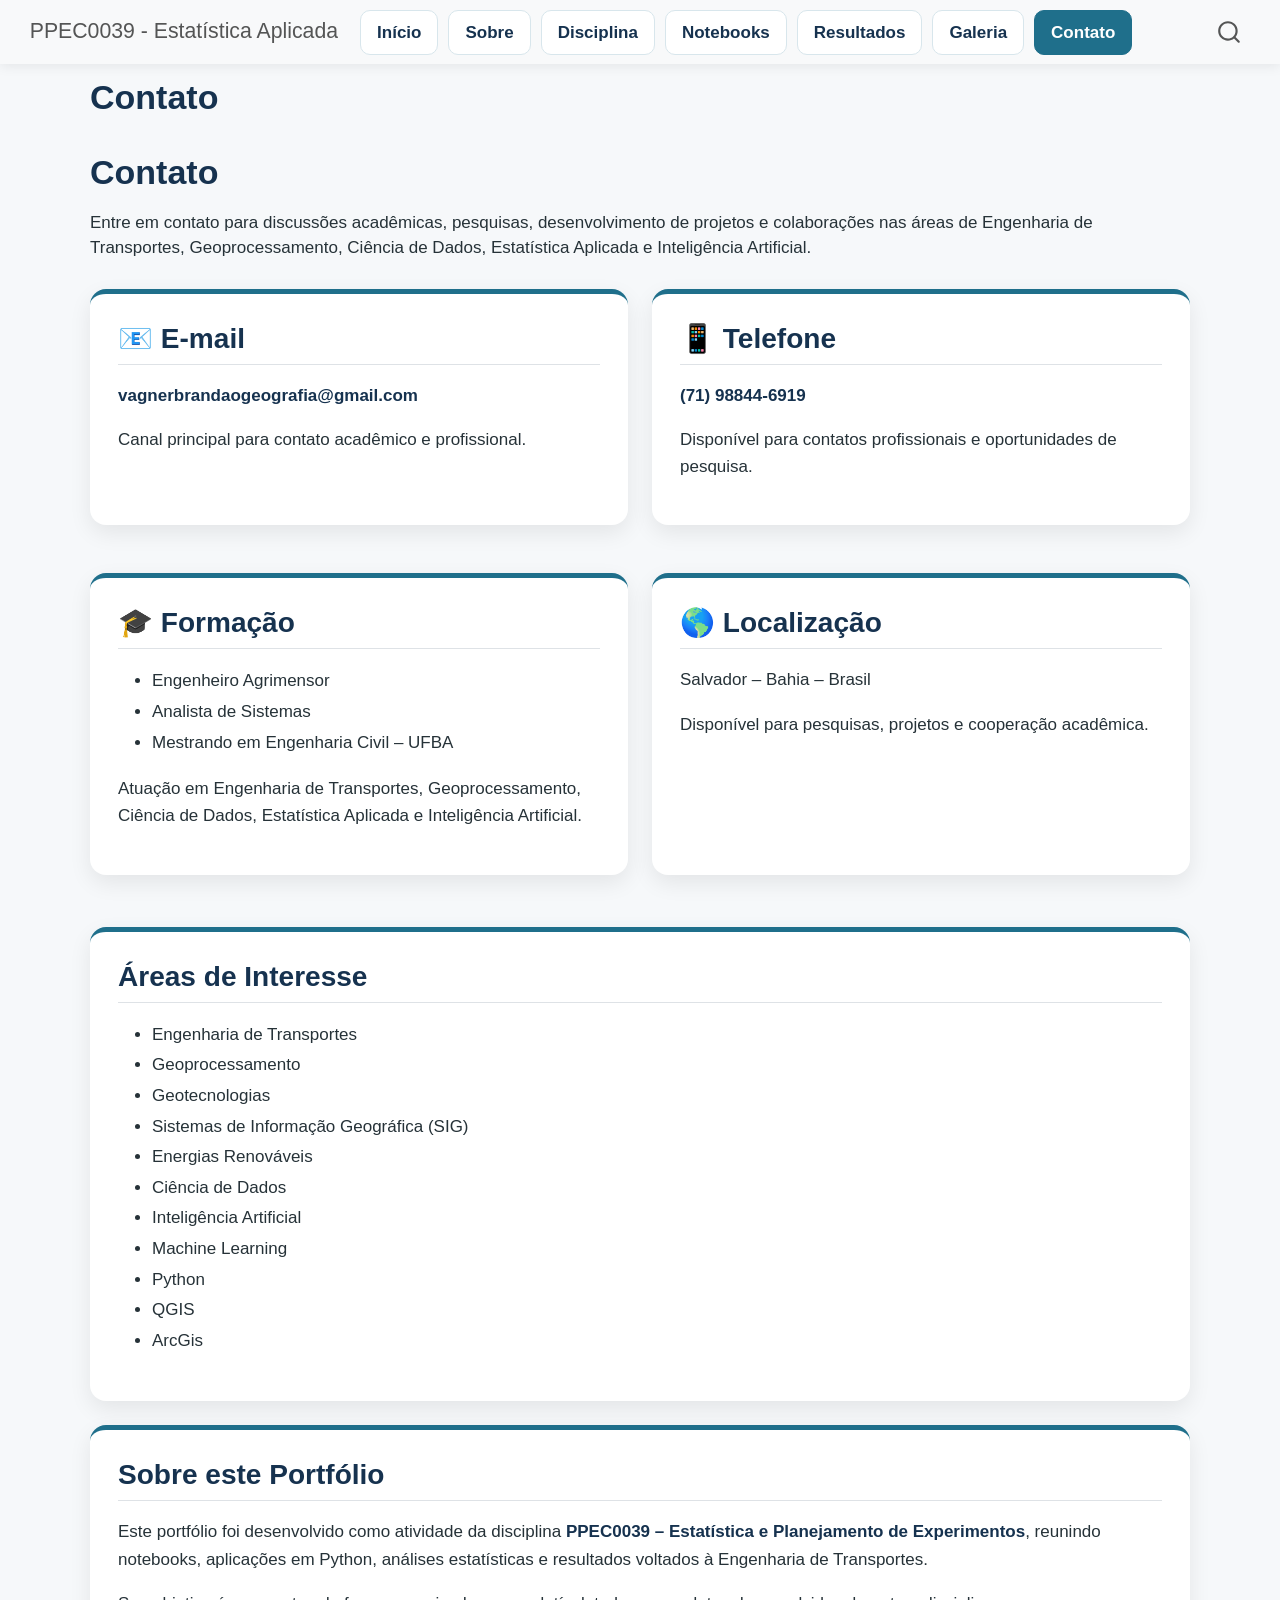
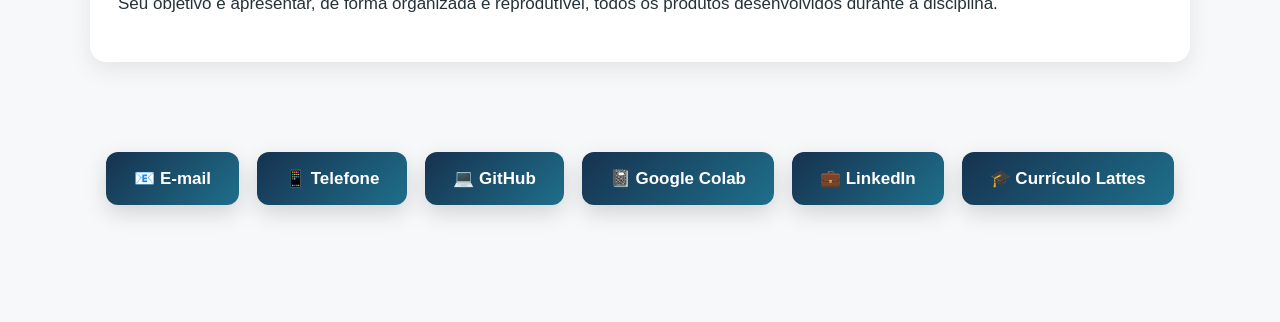
<file: docs/contato.html>
<!DOCTYPE html>
<html xmlns="http://www.w3.org/1999/xhtml" lang="en" xml:lang="en"><head>

<meta charset="utf-8">
<meta name="generator" content="quarto-1.9.38">

<meta name="viewport" content="width=device-width, initial-scale=1.0, user-scalable=yes">


<title>Contato – PPEC0039 - Estatística Aplicada</title>
<style>
/* Default styles provided by pandoc.
** See https://pandoc.org/MANUAL.html#variables-for-html for config info.
*/
code{white-space: pre-wrap;}
span.smallcaps{font-variant: small-caps;}
div.columns{display: flex; gap: min(4vw, 1.5em);}
div.column{flex: auto; overflow-x: auto;}
div.hanging-indent{margin-left: 1.5em; text-indent: -1.5em;}
ul.task-list{list-style: none;}
ul.task-list li input[type="checkbox"] {
  width: 0.8em;
  margin: 0 0.8em 0.2em -1em; /* quarto-specific, see https://github.com/quarto-dev/quarto-cli/issues/4556 */ 
  vertical-align: middle;
}
</style>


<script src="site_libs/quarto-nav/quarto-nav.js"></script>
<script src="site_libs/quarto-nav/headroom.min.js"></script>
<script src="site_libs/clipboard/clipboard.min.js"></script>
<script src="site_libs/quarto-search/autocomplete.umd.js"></script>
<script src="site_libs/quarto-search/fuse.min.js"></script>
<script src="site_libs/quarto-search/quarto-search.js"></script>
<meta name="quarto:offset" content="./">
<script src="site_libs/quarto-html/quarto.js" type="module"></script>
<script src="site_libs/quarto-html/tabsets/tabsets.js" type="module"></script>
<script src="site_libs/quarto-html/popper.min.js"></script>
<script src="site_libs/quarto-html/tippy.umd.min.js"></script>
<script src="site_libs/quarto-html/anchor.min.js"></script>
<link href="site_libs/quarto-html/tippy.css" rel="stylesheet">
<link href="site_libs/quarto-html/quarto-syntax-highlighting-15634bcf2e68342d4ad2dfa704d543f6.css" rel="stylesheet" id="quarto-text-highlighting-styles">
<script src="site_libs/bootstrap/bootstrap.min.js"></script>
<link href="site_libs/bootstrap/bootstrap-icons.css" rel="stylesheet">
<link href="site_libs/bootstrap/bootstrap-a0f9fd0d421825b736dc1bbcbcba2219.min.css" rel="stylesheet" append-hash="true" id="quarto-bootstrap" data-mode="light">
<script id="quarto-search-options" type="application/json">{
  "location": "navbar",
  "copy-button": false,
  "collapse-after": 3,
  "panel-placement": "end",
  "type": "overlay",
  "limit": 50,
  "keyboard-shortcut": [
    "f",
    "/",
    "s"
  ],
  "show-item-context": false,
  "language": {
    "search-no-results-text": "No results",
    "search-matching-documents-text": "matching documents",
    "search-copy-link-title": "Copy link to search",
    "search-hide-matches-text": "Hide additional matches",
    "search-more-match-text": "more match in this document",
    "search-more-matches-text": "more matches in this document",
    "search-clear-button-title": "Clear",
    "search-text-placeholder": "",
    "search-detached-cancel-button-title": "Cancel",
    "search-submit-button-title": "Submit",
    "search-label": "Search"
  }
}</script>


<link rel="stylesheet" href="styles.css">
</head>

<body class="nav-fixed quarto-light">

<div id="quarto-search-results"></div>
  <header id="quarto-header" class="headroom fixed-top">
    <nav class="navbar navbar-expand-lg " data-bs-theme="dark">
      <div class="navbar-container container-fluid">
      <div class="navbar-brand-container mx-auto">
    <a class="navbar-brand" href="./index.html">
    <span class="navbar-title">PPEC0039 - Estatística Aplicada</span>
    </a>
  </div>
            <div id="quarto-search" class="" title="Search"></div>
          <button class="navbar-toggler" type="button" data-bs-toggle="collapse" data-bs-target="#navbarCollapse" aria-controls="navbarCollapse" role="menu" aria-expanded="false" aria-label="Toggle navigation" onclick="if (window.quartoToggleHeadroom) { window.quartoToggleHeadroom(); }">
  <span class="navbar-toggler-icon"></span>
</button>
          <div class="collapse navbar-collapse" id="navbarCollapse">
            <ul class="navbar-nav navbar-nav-scroll me-auto">
  <li class="nav-item">
    <a class="nav-link" href="./index.html"> 
<span class="menu-text">Início</span></a>
  </li>  
  <li class="nav-item">
    <a class="nav-link" href="./about.html"> 
<span class="menu-text">Sobre</span></a>
  </li>  
  <li class="nav-item">
    <a class="nav-link" href="./disciplina.html"> 
<span class="menu-text">Disciplina</span></a>
  </li>  
  <li class="nav-item">
    <a class="nav-link" href="./notebooks.html"> 
<span class="menu-text">Notebooks</span></a>
  </li>  
  <li class="nav-item">
    <a class="nav-link" href="./resultados.html"> 
<span class="menu-text">Resultados</span></a>
  </li>  
  <li class="nav-item">
    <a class="nav-link" href="./galeria.html"> 
<span class="menu-text">Galeria</span></a>
  </li>  
  <li class="nav-item">
    <a class="nav-link active" href="./contato.html" aria-current="page"> 
<span class="menu-text">Contato</span></a>
  </li>  
</ul>
          </div> <!-- /navcollapse -->
            <div class="quarto-navbar-tools">
</div>
      </div> <!-- /container-fluid -->
    </nav>
</header>
<!-- content -->
<div id="quarto-content" class="quarto-container page-columns page-rows-contents page-layout-full page-navbar">
<!-- sidebar -->
<!-- margin-sidebar -->
    
<!-- main -->
<main class="content column-page" id="quarto-document-content">

<header id="title-block-header" class="quarto-title-block default">
<div class="quarto-title">
<h1 class="title">Contato</h1>
</div>



<div class="quarto-title-meta column-page">

    
  
    
  </div>
  


</header>


<section id="contato" class="level1">
<h1>Contato</h1>
<p>Entre em contato para discussões acadêmicas, pesquisas, desenvolvimento de projetos e colaborações nas áreas de Engenharia de Transportes, Geoprocessamento, Ciência de Dados, Estatística Aplicada e Inteligência Artificial.</p>
<div class="grid-cards">
<section id="e-mail" class="level2 info-card">
<h2 class="anchored" data-anchor-id="e-mail">📧 E-mail</h2>
<p><strong>vagnerbrandaogeografia@gmail.com</strong></p>
<p>Canal principal para contato acadêmico e profissional.</p>
</section>
<section id="telefone" class="level2 info-card">
<h2 class="anchored" data-anchor-id="telefone">📱 Telefone</h2>
<p><strong>(71) 98844-6919</strong></p>
<p>Disponível para contatos profissionais e oportunidades de pesquisa.</p>
</section>
<section id="formação" class="level2 info-card">
<h2 class="anchored" data-anchor-id="formação">🎓 Formação</h2>
<ul>
<li>Engenheiro Agrimensor</li>
<li>Analista de Sistemas</li>
<li>Mestrando em Engenharia Civil – UFBA</li>
</ul>
<p>Atuação em Engenharia de Transportes, Geoprocessamento, Ciência de Dados, Estatística Aplicada e Inteligência Artificial.</p>
</section>
<section id="localização" class="level2 info-card">
<h2 class="anchored" data-anchor-id="localização">🌎 Localização</h2>
<p>Salvador – Bahia – Brasil</p>
<p>Disponível para pesquisas, projetos e cooperação acadêmica.</p>
</section>
</div>
<section id="áreas-de-interesse" class="level2 info-card">
<h2 class="anchored" data-anchor-id="áreas-de-interesse">Áreas de Interesse</h2>
<ul>
<li>Engenharia de Transportes</li>
<li>Geoprocessamento</li>
<li>Geotecnologias</li>
<li>Sistemas de Informação Geográfica (SIG)</li>
<li>Energias Renováveis</li>
<li>Ciência de Dados</li>
<li>Inteligência Artificial</li>
<li>Machine Learning</li>
<li>Python</li>
<li>QGIS</li>
<li>ArcGis</li>
</ul>
</section>
<section id="sobre-este-portfólio" class="level2 info-card">
<h2 class="anchored" data-anchor-id="sobre-este-portfólio">Sobre este Portfólio</h2>
<p>Este portfólio foi desenvolvido como atividade da disciplina <strong>PPEC0039 – Estatística e Planejamento de Experimentos</strong>, reunindo notebooks, aplicações em Python, análises estatísticas e resultados voltados à Engenharia de Transportes.</p>
<p>Seu objetivo é apresentar, de forma organizada e reprodutível, todos os produtos desenvolvidos durante a disciplina.</p>
</section>
<p><br></p>
<div class="contact-links">
<p><a class="contact-button" href="mailto:vagnerbrandaogeografia@gmail.com"> 📧 E-mail </a></p>
<p><a class="contact-button" href="tel:+5571988446919"> 📱 Telefone </a></p>
<p><a class="contact-button" href="https://github.com/Vbrandao13" target="_blank"> 💻 GitHub </a></p>
<p><a class="contact-button" href="https://colab.research.google.com/" target="_blank"> 📓 Google Colab </a></p>
<p><a class="contact-button" href="https://linkedin.com/in/vagner-brandão-94ba0510a" target="_blank"> 💼 LinkedIn </a></p>
<p><a class="contact-button" href="https://lattes.cnpq.br/6029852782960846" target="_blank"> 🎓 Currículo Lattes </a></p>
</div>


</section>

</main> <!-- /main -->
<script id="quarto-html-after-body" type="application/javascript">
  window.document.addEventListener("DOMContentLoaded", function (event) {
    const icon = "";
    const anchorJS = new window.AnchorJS();
    anchorJS.options = {
      placement: 'right',
      icon: icon
    };
    anchorJS.add('.anchored');
    const isCodeAnnotation = (el) => {
      for (const clz of el.classList) {
        if (clz.startsWith('code-annotation-')) {                     
          return true;
        }
      }
      return false;
    }
    const onCopySuccess = function(e) {
      // button target
      const button = e.trigger;
      // don't keep focus
      button.blur();
      // flash "checked"
      button.classList.add('code-copy-button-checked');
      var currentTitle = button.getAttribute("title");
      button.setAttribute("title", "Copied!");
      let tooltip;
      if (window.bootstrap) {
        button.setAttribute("data-bs-toggle", "tooltip");
        button.setAttribute("data-bs-placement", "left");
        button.setAttribute("data-bs-title", "Copied!");
        tooltip = new bootstrap.Tooltip(button, 
          { trigger: "manual", 
            customClass: "code-copy-button-tooltip",
            offset: [0, -8]});
        tooltip.show();    
      }
      setTimeout(function() {
        if (tooltip) {
          tooltip.hide();
          button.removeAttribute("data-bs-title");
          button.removeAttribute("data-bs-toggle");
          button.removeAttribute("data-bs-placement");
        }
        button.setAttribute("title", currentTitle);
        button.classList.remove('code-copy-button-checked');
      }, 1000);
      // clear code selection
      e.clearSelection();
    }
    const getTextToCopy = function(trigger) {
      const outerScaffold = trigger.parentElement.cloneNode(true);
      const codeEl = outerScaffold.querySelector('code');
      for (const childEl of codeEl.children) {
        if (isCodeAnnotation(childEl)) {
          childEl.remove();
        }
      }
      return codeEl.innerText;
    }
    const clipboard = new window.ClipboardJS('.code-copy-button:not([data-in-quarto-modal])', {
      text: getTextToCopy
    });
    clipboard.on('success', onCopySuccess);
    if (window.document.getElementById('quarto-embedded-source-code-modal')) {
      const clipboardModal = new window.ClipboardJS('.code-copy-button[data-in-quarto-modal]', {
        text: getTextToCopy,
        container: window.document.getElementById('quarto-embedded-source-code-modal')
      });
      clipboardModal.on('success', onCopySuccess);
    }
      var localhostRegex = new RegExp(/^(?:http|https):\/\/localhost\:?[0-9]*\//);
      var mailtoRegex = new RegExp(/^mailto:/);
        var filterRegex = new RegExp('/' + window.location.host + '/');
      var isInternal = (href) => {
          return filterRegex.test(href) || localhostRegex.test(href) || mailtoRegex.test(href);
      }
      // Inspect non-navigation links and adorn them if external
     var links = window.document.querySelectorAll('a[href]:not(.nav-link):not(.navbar-brand):not(.toc-action):not(.sidebar-link):not(.sidebar-item-toggle):not(.pagination-link):not(.no-external):not([aria-hidden]):not(.dropdown-item):not(.quarto-navigation-tool):not(.about-link)');
      for (var i=0; i<links.length; i++) {
        const link = links[i];
        if (!isInternal(link.href)) {
          // undo the damage that might have been done by quarto-nav.js in the case of
          // links that we want to consider external
          if (link.dataset.originalHref !== undefined) {
            link.href = link.dataset.originalHref;
          }
        }
      }
    function tippyHover(el, contentFn, onTriggerFn, onUntriggerFn) {
      const config = {
        allowHTML: true,
        maxWidth: 500,
        delay: 100,
        arrow: false,
        appendTo: function(el) {
            return el.parentElement;
        },
        interactive: true,
        interactiveBorder: 10,
        theme: 'quarto',
        placement: 'bottom-start',
      };
      if (contentFn) {
        config.content = contentFn;
      }
      if (onTriggerFn) {
        config.onTrigger = onTriggerFn;
      }
      if (onUntriggerFn) {
        config.onUntrigger = onUntriggerFn;
      }
      window.tippy(el, config); 
    }
    const noterefs = window.document.querySelectorAll('a[role="doc-noteref"]');
    for (var i=0; i<noterefs.length; i++) {
      const ref = noterefs[i];
      tippyHover(ref, function() {
        // use id or data attribute instead here
        let href = ref.getAttribute('data-footnote-href') || ref.getAttribute('href');
        try { href = new URL(href).hash; } catch {}
        const id = href.replace(/^#\/?/, "");
        const note = window.document.getElementById(id);
        if (note) {
          return note.innerHTML;
        } else {
          return "";
        }
      });
    }
    const xrefs = window.document.querySelectorAll('a.quarto-xref');
    const processXRef = (id, note) => {
      // Strip column container classes
      const stripColumnClz = (el) => {
        el.classList.remove("page-full", "page-columns");
        if (el.children) {
          for (const child of el.children) {
            stripColumnClz(child);
          }
        }
      }
      stripColumnClz(note)
      if (id === null || id.startsWith('sec-')) {
        // Special case sections, only their first couple elements
        const container = document.createElement("div");
        if (note.children && note.children.length > 2) {
          container.appendChild(note.children[0].cloneNode(true));
          for (let i = 1; i < note.children.length; i++) {
            const child = note.children[i];
            if (child.tagName === "P" && child.innerText === "") {
              continue;
            } else {
              container.appendChild(child.cloneNode(true));
              break;
            }
          }
          if (window.Quarto?.typesetMath) {
            window.Quarto.typesetMath(container);
          }
          return container.innerHTML
        } else {
          if (window.Quarto?.typesetMath) {
            window.Quarto.typesetMath(note);
          }
          return note.innerHTML;
        }
      } else {
        // Remove any anchor links if they are present
        const anchorLink = note.querySelector('a.anchorjs-link');
        if (anchorLink) {
          anchorLink.remove();
        }
        if (window.Quarto?.typesetMath) {
          window.Quarto.typesetMath(note);
        }
        if (note.classList.contains("callout")) {
          return note.outerHTML;
        } else {
          return note.innerHTML;
        }
      }
    }
    for (var i=0; i<xrefs.length; i++) {
      const xref = xrefs[i];
      tippyHover(xref, undefined, function(instance) {
        instance.disable();
        let url = xref.getAttribute('href');
        let hash = undefined; 
        if (url.startsWith('#')) {
          hash = url;
        } else {
          try { hash = new URL(url).hash; } catch {}
        }
        if (hash) {
          const id = hash.replace(/^#\/?/, "");
          const note = window.document.getElementById(id);
          if (note !== null) {
            try {
              const html = processXRef(id, note.cloneNode(true));
              instance.setContent(html);
            } finally {
              instance.enable();
              instance.show();
            }
          } else {
            // See if we can fetch this
            fetch(url.split('#')[0])
            .then(res => res.text())
            .then(html => {
              const parser = new DOMParser();
              const htmlDoc = parser.parseFromString(html, "text/html");
              const note = htmlDoc.getElementById(id);
              if (note !== null) {
                const html = processXRef(id, note);
                instance.setContent(html);
              } 
            }).finally(() => {
              instance.enable();
              instance.show();
            });
          }
        } else {
          // See if we can fetch a full url (with no hash to target)
          // This is a special case and we should probably do some content thinning / targeting
          fetch(url)
          .then(res => res.text())
          .then(html => {
            const parser = new DOMParser();
            const htmlDoc = parser.parseFromString(html, "text/html");
            const note = htmlDoc.querySelector('main.content');
            if (note !== null) {
              // This should only happen for chapter cross references
              // (since there is no id in the URL)
              // remove the first header
              if (note.children.length > 0 && note.children[0].tagName === "HEADER") {
                note.children[0].remove();
              }
              const html = processXRef(null, note);
              instance.setContent(html);
            } 
          }).finally(() => {
            instance.enable();
            instance.show();
          });
        }
      }, function(instance) {
      });
    }
        let selectedAnnoteEl;
        const selectorForAnnotation = ( cell, annotation) => {
          let cellAttr = 'data-code-cell="' + cell + '"';
          let lineAttr = 'data-code-annotation="' +  annotation + '"';
          const selector = 'span[' + cellAttr + '][' + lineAttr + ']';
          return selector;
        }
        const selectCodeLines = (annoteEl) => {
          const doc = window.document;
          const targetCell = annoteEl.getAttribute("data-target-cell");
          const targetAnnotation = annoteEl.getAttribute("data-target-annotation");
          const annoteSpan = window.document.querySelector(selectorForAnnotation(targetCell, targetAnnotation));
          const lines = annoteSpan.getAttribute("data-code-lines").split(",");
          const lineIds = lines.map((line) => {
            return targetCell + "-" + line;
          })
          let top = null;
          let height = null;
          let parent = null;
          if (lineIds.length > 0) {
              //compute the position of the single el (top and bottom and make a div)
              const el = window.document.getElementById(lineIds[0]);
              top = el.offsetTop;
              height = el.offsetHeight;
              parent = el.parentElement.parentElement;
            if (lineIds.length > 1) {
              const lastEl = window.document.getElementById(lineIds[lineIds.length - 1]);
              const bottom = lastEl.offsetTop + lastEl.offsetHeight;
              height = bottom - top;
            }
            if (top !== null && height !== null && parent !== null) {
              // cook up a div (if necessary) and position it 
              let div = window.document.getElementById("code-annotation-line-highlight");
              if (div === null) {
                div = window.document.createElement("div");
                div.setAttribute("id", "code-annotation-line-highlight");
                div.style.position = 'absolute';
                parent.appendChild(div);
              }
              div.style.top = top - 2 + "px";
              div.style.height = height + 4 + "px";
              div.style.left = 0;
              let gutterDiv = window.document.getElementById("code-annotation-line-highlight-gutter");
              if (gutterDiv === null) {
                gutterDiv = window.document.createElement("div");
                gutterDiv.setAttribute("id", "code-annotation-line-highlight-gutter");
                gutterDiv.style.position = 'absolute';
                const codeCell = window.document.getElementById(targetCell);
                const gutter = codeCell.querySelector('.code-annotation-gutter');
                gutter.appendChild(gutterDiv);
              }
              gutterDiv.style.top = top - 2 + "px";
              gutterDiv.style.height = height + 4 + "px";
            }
            selectedAnnoteEl = annoteEl;
          }
        };
        const unselectCodeLines = () => {
          const elementsIds = ["code-annotation-line-highlight", "code-annotation-line-highlight-gutter"];
          elementsIds.forEach((elId) => {
            const div = window.document.getElementById(elId);
            if (div) {
              div.remove();
            }
          });
          selectedAnnoteEl = undefined;
        };
          // Handle positioning of the toggle
      window.addEventListener(
        "resize",
        throttle(() => {
          elRect = undefined;
          if (selectedAnnoteEl) {
            selectCodeLines(selectedAnnoteEl);
          }
        }, 10)
      );
      function throttle(fn, ms) {
      let throttle = false;
      let timer;
        return (...args) => {
          if(!throttle) { // first call gets through
              fn.apply(this, args);
              throttle = true;
          } else { // all the others get throttled
              if(timer) clearTimeout(timer); // cancel #2
              timer = setTimeout(() => {
                fn.apply(this, args);
                timer = throttle = false;
              }, ms);
          }
        };
      }
        // Attach click handler to the DT
        const annoteDls = window.document.querySelectorAll('dt[data-target-cell]');
        for (const annoteDlNode of annoteDls) {
          annoteDlNode.addEventListener('click', (event) => {
            const clickedEl = event.target;
            if (clickedEl !== selectedAnnoteEl) {
              unselectCodeLines();
              const activeEl = window.document.querySelector('dt[data-target-cell].code-annotation-active');
              if (activeEl) {
                activeEl.classList.remove('code-annotation-active');
              }
              selectCodeLines(clickedEl);
              clickedEl.classList.add('code-annotation-active');
            } else {
              // Unselect the line
              unselectCodeLines();
              clickedEl.classList.remove('code-annotation-active');
            }
          });
        }
    const findCites = (el) => {
      const parentEl = el.parentElement;
      if (parentEl) {
        const cites = parentEl.dataset.cites;
        if (cites) {
          return {
            el,
            cites: cites.split(' ')
          };
        } else {
          return findCites(el.parentElement)
        }
      } else {
        return undefined;
      }
    };
    var bibliorefs = window.document.querySelectorAll('a[role="doc-biblioref"]');
    for (var i=0; i<bibliorefs.length; i++) {
      const ref = bibliorefs[i];
      const citeInfo = findCites(ref);
      if (citeInfo) {
        tippyHover(citeInfo.el, function() {
          var popup = window.document.createElement('div');
          citeInfo.cites.forEach(function(cite) {
            var citeDiv = window.document.createElement('div');
            citeDiv.classList.add('hanging-indent');
            citeDiv.classList.add('csl-entry');
            var biblioDiv = window.document.getElementById('ref-' + cite);
            if (biblioDiv) {
              citeDiv.innerHTML = biblioDiv.innerHTML;
            }
            popup.appendChild(citeDiv);
          });
          return popup.innerHTML;
        });
      }
    }
  });
  </script>
</div> <!-- /content -->




</body></html>
</file>
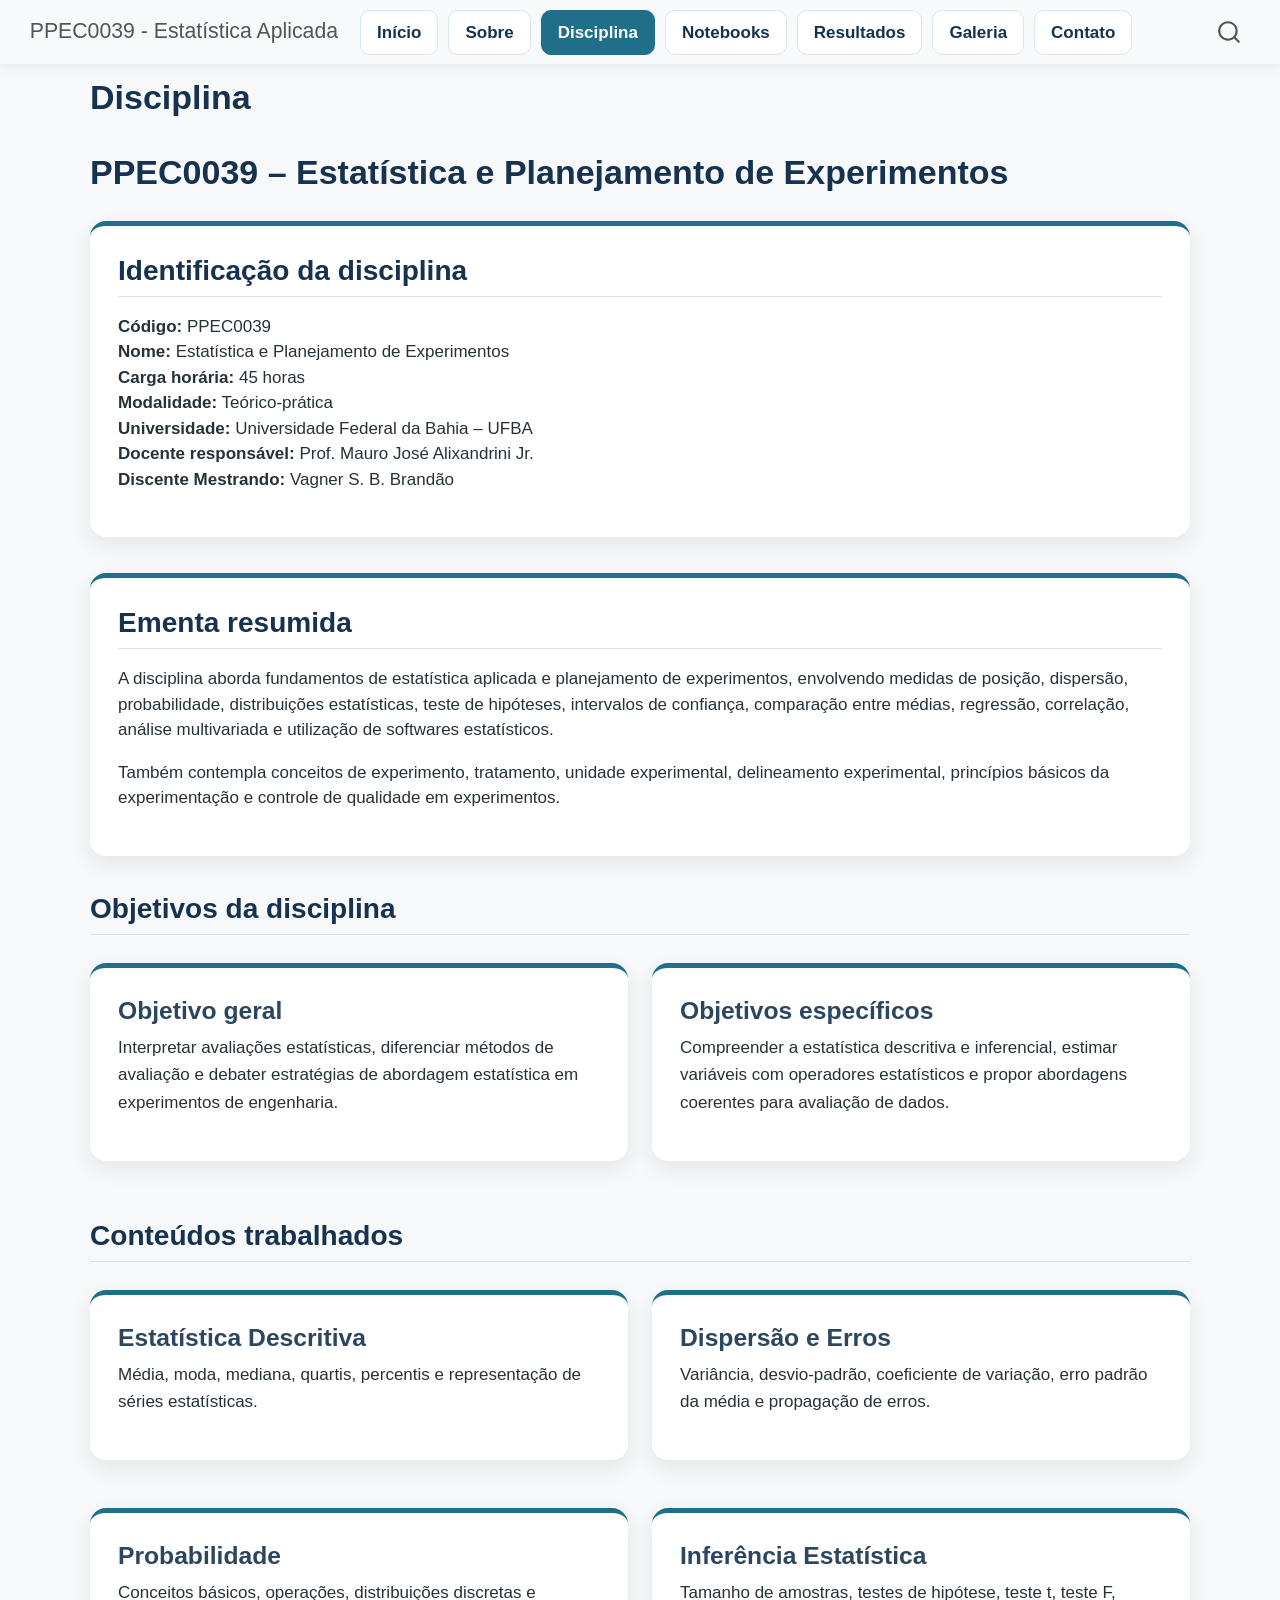
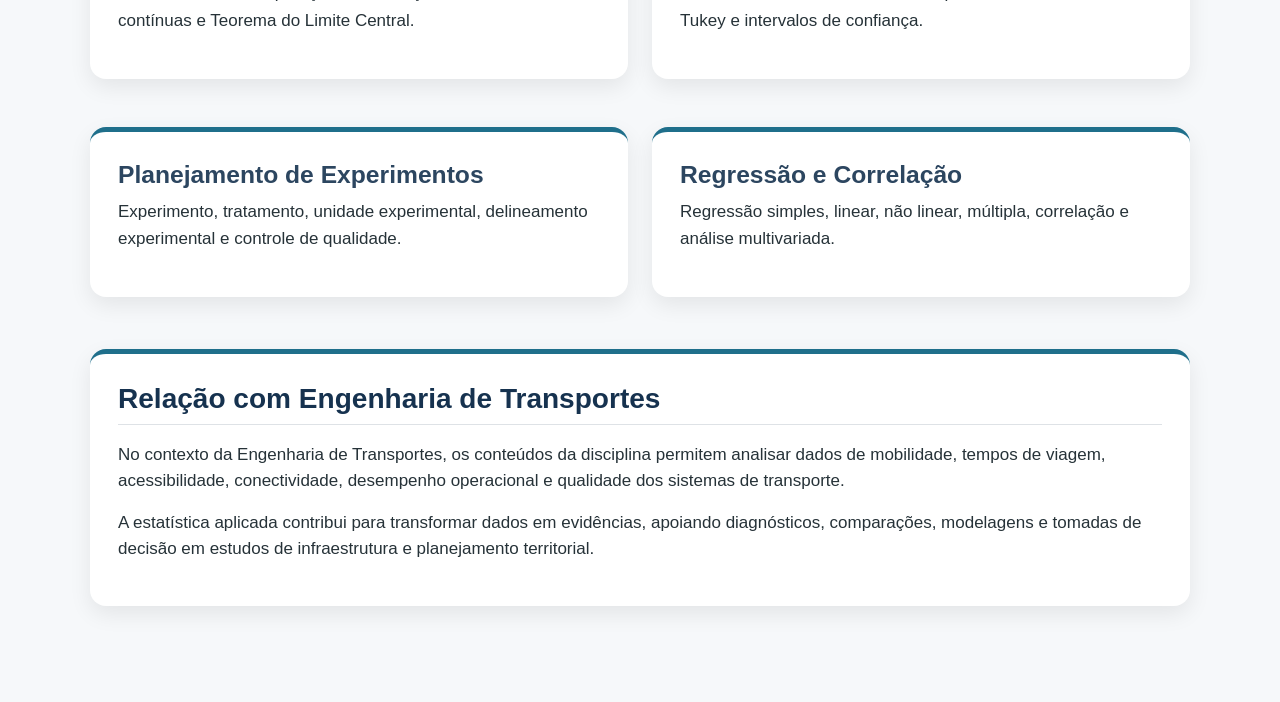
<file: docs/disciplina.html>
<!DOCTYPE html>
<html xmlns="http://www.w3.org/1999/xhtml" lang="en" xml:lang="en"><head>

<meta charset="utf-8">
<meta name="generator" content="quarto-1.9.38">

<meta name="viewport" content="width=device-width, initial-scale=1.0, user-scalable=yes">


<title>Disciplina – PPEC0039 - Estatística Aplicada</title>
<style>
/* Default styles provided by pandoc.
** See https://pandoc.org/MANUAL.html#variables-for-html for config info.
*/
code{white-space: pre-wrap;}
span.smallcaps{font-variant: small-caps;}
div.columns{display: flex; gap: min(4vw, 1.5em);}
div.column{flex: auto; overflow-x: auto;}
div.hanging-indent{margin-left: 1.5em; text-indent: -1.5em;}
ul.task-list{list-style: none;}
ul.task-list li input[type="checkbox"] {
  width: 0.8em;
  margin: 0 0.8em 0.2em -1em; /* quarto-specific, see https://github.com/quarto-dev/quarto-cli/issues/4556 */ 
  vertical-align: middle;
}
</style>


<script src="site_libs/quarto-nav/quarto-nav.js"></script>
<script src="site_libs/quarto-nav/headroom.min.js"></script>
<script src="site_libs/clipboard/clipboard.min.js"></script>
<script src="site_libs/quarto-search/autocomplete.umd.js"></script>
<script src="site_libs/quarto-search/fuse.min.js"></script>
<script src="site_libs/quarto-search/quarto-search.js"></script>
<meta name="quarto:offset" content="./">
<script src="site_libs/quarto-html/quarto.js" type="module"></script>
<script src="site_libs/quarto-html/tabsets/tabsets.js" type="module"></script>
<script src="site_libs/quarto-html/popper.min.js"></script>
<script src="site_libs/quarto-html/tippy.umd.min.js"></script>
<script src="site_libs/quarto-html/anchor.min.js"></script>
<link href="site_libs/quarto-html/tippy.css" rel="stylesheet">
<link href="site_libs/quarto-html/quarto-syntax-highlighting-15634bcf2e68342d4ad2dfa704d543f6.css" rel="stylesheet" id="quarto-text-highlighting-styles">
<script src="site_libs/bootstrap/bootstrap.min.js"></script>
<link href="site_libs/bootstrap/bootstrap-icons.css" rel="stylesheet">
<link href="site_libs/bootstrap/bootstrap-a0f9fd0d421825b736dc1bbcbcba2219.min.css" rel="stylesheet" append-hash="true" id="quarto-bootstrap" data-mode="light">
<script id="quarto-search-options" type="application/json">{
  "location": "navbar",
  "copy-button": false,
  "collapse-after": 3,
  "panel-placement": "end",
  "type": "overlay",
  "limit": 50,
  "keyboard-shortcut": [
    "f",
    "/",
    "s"
  ],
  "show-item-context": false,
  "language": {
    "search-no-results-text": "No results",
    "search-matching-documents-text": "matching documents",
    "search-copy-link-title": "Copy link to search",
    "search-hide-matches-text": "Hide additional matches",
    "search-more-match-text": "more match in this document",
    "search-more-matches-text": "more matches in this document",
    "search-clear-button-title": "Clear",
    "search-text-placeholder": "",
    "search-detached-cancel-button-title": "Cancel",
    "search-submit-button-title": "Submit",
    "search-label": "Search"
  }
}</script>


<link rel="stylesheet" href="styles.css">
</head>

<body class="nav-fixed quarto-light">

<div id="quarto-search-results"></div>
  <header id="quarto-header" class="headroom fixed-top">
    <nav class="navbar navbar-expand-lg " data-bs-theme="dark">
      <div class="navbar-container container-fluid">
      <div class="navbar-brand-container mx-auto">
    <a class="navbar-brand" href="./index.html">
    <span class="navbar-title">PPEC0039 - Estatística Aplicada</span>
    </a>
  </div>
            <div id="quarto-search" class="" title="Search"></div>
          <button class="navbar-toggler" type="button" data-bs-toggle="collapse" data-bs-target="#navbarCollapse" aria-controls="navbarCollapse" role="menu" aria-expanded="false" aria-label="Toggle navigation" onclick="if (window.quartoToggleHeadroom) { window.quartoToggleHeadroom(); }">
  <span class="navbar-toggler-icon"></span>
</button>
          <div class="collapse navbar-collapse" id="navbarCollapse">
            <ul class="navbar-nav navbar-nav-scroll me-auto">
  <li class="nav-item">
    <a class="nav-link" href="./index.html"> 
<span class="menu-text">Início</span></a>
  </li>  
  <li class="nav-item">
    <a class="nav-link" href="./about.html"> 
<span class="menu-text">Sobre</span></a>
  </li>  
  <li class="nav-item">
    <a class="nav-link active" href="./disciplina.html" aria-current="page"> 
<span class="menu-text">Disciplina</span></a>
  </li>  
  <li class="nav-item">
    <a class="nav-link" href="./notebooks.html"> 
<span class="menu-text">Notebooks</span></a>
  </li>  
  <li class="nav-item">
    <a class="nav-link" href="./resultados.html"> 
<span class="menu-text">Resultados</span></a>
  </li>  
  <li class="nav-item">
    <a class="nav-link" href="./galeria.html"> 
<span class="menu-text">Galeria</span></a>
  </li>  
  <li class="nav-item">
    <a class="nav-link" href="./contato.html"> 
<span class="menu-text">Contato</span></a>
  </li>  
</ul>
          </div> <!-- /navcollapse -->
            <div class="quarto-navbar-tools">
</div>
      </div> <!-- /container-fluid -->
    </nav>
</header>
<!-- content -->
<div id="quarto-content" class="quarto-container page-columns page-rows-contents page-layout-full page-navbar">
<!-- sidebar -->
<!-- margin-sidebar -->
    
<!-- main -->
<main class="content column-page" id="quarto-document-content">

<header id="title-block-header" class="quarto-title-block default">
<div class="quarto-title">
<h1 class="title">Disciplina</h1>
</div>



<div class="quarto-title-meta column-page">

    
  
    
  </div>
  


</header>


<section id="ppec0039-estatística-e-planejamento-de-experimentos" class="level1">
<h1>PPEC0039 – Estatística e Planejamento de Experimentos</h1>
<section id="identificação-da-disciplina" class="level2 full-card">
<h2 class="anchored" data-anchor-id="identificação-da-disciplina">Identificação da disciplina</h2>
<p><strong>Código:</strong> PPEC0039<br> <strong>Nome:</strong> Estatística e Planejamento de Experimentos<br> <strong>Carga horária:</strong> 45 horas<br> <strong>Modalidade:</strong> Teórico-prática<br> <strong>Universidade:</strong> Universidade Federal da Bahia – UFBA<br> <strong>Docente responsável:</strong> Prof.&nbsp;Mauro José Alixandrini Jr.<br> <strong>Discente Mestrando:</strong> Vagner S. B. Brandão</p>
</section>
<section id="ementa-resumida" class="level2 full-card">
<h2 class="anchored" data-anchor-id="ementa-resumida">Ementa resumida</h2>
<p>A disciplina aborda fundamentos de estatística aplicada e planejamento de experimentos, envolvendo medidas de posição, dispersão, probabilidade, distribuições estatísticas, teste de hipóteses, intervalos de confiança, comparação entre médias, regressão, correlação, análise multivariada e utilização de softwares estatísticos.</p>
<p>Também contempla conceitos de experimento, tratamento, unidade experimental, delineamento experimental, princípios básicos da experimentação e controle de qualidade em experimentos.</p>
</section>
<section id="objetivos-da-disciplina" class="level2">
<h2 class="anchored" data-anchor-id="objetivos-da-disciplina">Objetivos da disciplina</h2>
<div class="grid-cards">
<section id="objetivo-geral" class="level3 info-card">
<h3 class="anchored" data-anchor-id="objetivo-geral">Objetivo geral</h3>
<p>Interpretar avaliações estatísticas, diferenciar métodos de avaliação e debater estratégias de abordagem estatística em experimentos de engenharia.</p>
</section>
<section id="objetivos-específicos" class="level3 info-card">
<h3 class="anchored" data-anchor-id="objetivos-específicos">Objetivos específicos</h3>
<p>Compreender a estatística descritiva e inferencial, estimar variáveis com operadores estatísticos e propor abordagens coerentes para avaliação de dados.</p>
</section>
</div>
</section>
<section id="conteúdos-trabalhados" class="level2">
<h2 class="anchored" data-anchor-id="conteúdos-trabalhados">Conteúdos trabalhados</h2>
<div class="grid-cards">
<section id="estatística-descritiva" class="level3 info-card">
<h3 class="anchored" data-anchor-id="estatística-descritiva">Estatística Descritiva</h3>
<p>Média, moda, mediana, quartis, percentis e representação de séries estatísticas.</p>
</section>
<section id="dispersão-e-erros" class="level3 info-card">
<h3 class="anchored" data-anchor-id="dispersão-e-erros">Dispersão e Erros</h3>
<p>Variância, desvio-padrão, coeficiente de variação, erro padrão da média e propagação de erros.</p>
</section>
<section id="probabilidade" class="level3 info-card">
<h3 class="anchored" data-anchor-id="probabilidade">Probabilidade</h3>
<p>Conceitos básicos, operações, distribuições discretas e contínuas e Teorema do Limite Central.</p>
</section>
<section id="inferência-estatística" class="level3 info-card">
<h3 class="anchored" data-anchor-id="inferência-estatística">Inferência Estatística</h3>
<p>Tamanho de amostras, testes de hipótese, teste t, teste F, Tukey e intervalos de confiança.</p>
</section>
<section id="planejamento-de-experimentos" class="level3 info-card">
<h3 class="anchored" data-anchor-id="planejamento-de-experimentos">Planejamento de Experimentos</h3>
<p>Experimento, tratamento, unidade experimental, delineamento experimental e controle de qualidade.</p>
</section>
<section id="regressão-e-correlação" class="level3 info-card">
<h3 class="anchored" data-anchor-id="regressão-e-correlação">Regressão e Correlação</h3>
<p>Regressão simples, linear, não linear, múltipla, correlação e análise multivariada.</p>
</section>
</div>
</section>
<section id="relação-com-engenharia-de-transportes" class="level2 full-card">
<h2 class="anchored" data-anchor-id="relação-com-engenharia-de-transportes">Relação com Engenharia de Transportes</h2>
<p>No contexto da Engenharia de Transportes, os conteúdos da disciplina permitem analisar dados de mobilidade, tempos de viagem, acessibilidade, conectividade, desempenho operacional e qualidade dos sistemas de transporte.</p>
<p>A estatística aplicada contribui para transformar dados em evidências, apoiando diagnósticos, comparações, modelagens e tomadas de decisão em estudos de infraestrutura e planejamento territorial.</p>
</section>


</section>

</main> <!-- /main -->
<script id="quarto-html-after-body" type="application/javascript">
  window.document.addEventListener("DOMContentLoaded", function (event) {
    const icon = "";
    const anchorJS = new window.AnchorJS();
    anchorJS.options = {
      placement: 'right',
      icon: icon
    };
    anchorJS.add('.anchored');
    const isCodeAnnotation = (el) => {
      for (const clz of el.classList) {
        if (clz.startsWith('code-annotation-')) {                     
          return true;
        }
      }
      return false;
    }
    const onCopySuccess = function(e) {
      // button target
      const button = e.trigger;
      // don't keep focus
      button.blur();
      // flash "checked"
      button.classList.add('code-copy-button-checked');
      var currentTitle = button.getAttribute("title");
      button.setAttribute("title", "Copied!");
      let tooltip;
      if (window.bootstrap) {
        button.setAttribute("data-bs-toggle", "tooltip");
        button.setAttribute("data-bs-placement", "left");
        button.setAttribute("data-bs-title", "Copied!");
        tooltip = new bootstrap.Tooltip(button, 
          { trigger: "manual", 
            customClass: "code-copy-button-tooltip",
            offset: [0, -8]});
        tooltip.show();    
      }
      setTimeout(function() {
        if (tooltip) {
          tooltip.hide();
          button.removeAttribute("data-bs-title");
          button.removeAttribute("data-bs-toggle");
          button.removeAttribute("data-bs-placement");
        }
        button.setAttribute("title", currentTitle);
        button.classList.remove('code-copy-button-checked');
      }, 1000);
      // clear code selection
      e.clearSelection();
    }
    const getTextToCopy = function(trigger) {
      const outerScaffold = trigger.parentElement.cloneNode(true);
      const codeEl = outerScaffold.querySelector('code');
      for (const childEl of codeEl.children) {
        if (isCodeAnnotation(childEl)) {
          childEl.remove();
        }
      }
      return codeEl.innerText;
    }
    const clipboard = new window.ClipboardJS('.code-copy-button:not([data-in-quarto-modal])', {
      text: getTextToCopy
    });
    clipboard.on('success', onCopySuccess);
    if (window.document.getElementById('quarto-embedded-source-code-modal')) {
      const clipboardModal = new window.ClipboardJS('.code-copy-button[data-in-quarto-modal]', {
        text: getTextToCopy,
        container: window.document.getElementById('quarto-embedded-source-code-modal')
      });
      clipboardModal.on('success', onCopySuccess);
    }
      var localhostRegex = new RegExp(/^(?:http|https):\/\/localhost\:?[0-9]*\//);
      var mailtoRegex = new RegExp(/^mailto:/);
        var filterRegex = new RegExp('/' + window.location.host + '/');
      var isInternal = (href) => {
          return filterRegex.test(href) || localhostRegex.test(href) || mailtoRegex.test(href);
      }
      // Inspect non-navigation links and adorn them if external
     var links = window.document.querySelectorAll('a[href]:not(.nav-link):not(.navbar-brand):not(.toc-action):not(.sidebar-link):not(.sidebar-item-toggle):not(.pagination-link):not(.no-external):not([aria-hidden]):not(.dropdown-item):not(.quarto-navigation-tool):not(.about-link)');
      for (var i=0; i<links.length; i++) {
        const link = links[i];
        if (!isInternal(link.href)) {
          // undo the damage that might have been done by quarto-nav.js in the case of
          // links that we want to consider external
          if (link.dataset.originalHref !== undefined) {
            link.href = link.dataset.originalHref;
          }
        }
      }
    function tippyHover(el, contentFn, onTriggerFn, onUntriggerFn) {
      const config = {
        allowHTML: true,
        maxWidth: 500,
        delay: 100,
        arrow: false,
        appendTo: function(el) {
            return el.parentElement;
        },
        interactive: true,
        interactiveBorder: 10,
        theme: 'quarto',
        placement: 'bottom-start',
      };
      if (contentFn) {
        config.content = contentFn;
      }
      if (onTriggerFn) {
        config.onTrigger = onTriggerFn;
      }
      if (onUntriggerFn) {
        config.onUntrigger = onUntriggerFn;
      }
      window.tippy(el, config); 
    }
    const noterefs = window.document.querySelectorAll('a[role="doc-noteref"]');
    for (var i=0; i<noterefs.length; i++) {
      const ref = noterefs[i];
      tippyHover(ref, function() {
        // use id or data attribute instead here
        let href = ref.getAttribute('data-footnote-href') || ref.getAttribute('href');
        try { href = new URL(href).hash; } catch {}
        const id = href.replace(/^#\/?/, "");
        const note = window.document.getElementById(id);
        if (note) {
          return note.innerHTML;
        } else {
          return "";
        }
      });
    }
    const xrefs = window.document.querySelectorAll('a.quarto-xref');
    const processXRef = (id, note) => {
      // Strip column container classes
      const stripColumnClz = (el) => {
        el.classList.remove("page-full", "page-columns");
        if (el.children) {
          for (const child of el.children) {
            stripColumnClz(child);
          }
        }
      }
      stripColumnClz(note)
      if (id === null || id.startsWith('sec-')) {
        // Special case sections, only their first couple elements
        const container = document.createElement("div");
        if (note.children && note.children.length > 2) {
          container.appendChild(note.children[0].cloneNode(true));
          for (let i = 1; i < note.children.length; i++) {
            const child = note.children[i];
            if (child.tagName === "P" && child.innerText === "") {
              continue;
            } else {
              container.appendChild(child.cloneNode(true));
              break;
            }
          }
          if (window.Quarto?.typesetMath) {
            window.Quarto.typesetMath(container);
          }
          return container.innerHTML
        } else {
          if (window.Quarto?.typesetMath) {
            window.Quarto.typesetMath(note);
          }
          return note.innerHTML;
        }
      } else {
        // Remove any anchor links if they are present
        const anchorLink = note.querySelector('a.anchorjs-link');
        if (anchorLink) {
          anchorLink.remove();
        }
        if (window.Quarto?.typesetMath) {
          window.Quarto.typesetMath(note);
        }
        if (note.classList.contains("callout")) {
          return note.outerHTML;
        } else {
          return note.innerHTML;
        }
      }
    }
    for (var i=0; i<xrefs.length; i++) {
      const xref = xrefs[i];
      tippyHover(xref, undefined, function(instance) {
        instance.disable();
        let url = xref.getAttribute('href');
        let hash = undefined; 
        if (url.startsWith('#')) {
          hash = url;
        } else {
          try { hash = new URL(url).hash; } catch {}
        }
        if (hash) {
          const id = hash.replace(/^#\/?/, "");
          const note = window.document.getElementById(id);
          if (note !== null) {
            try {
              const html = processXRef(id, note.cloneNode(true));
              instance.setContent(html);
            } finally {
              instance.enable();
              instance.show();
            }
          } else {
            // See if we can fetch this
            fetch(url.split('#')[0])
            .then(res => res.text())
            .then(html => {
              const parser = new DOMParser();
              const htmlDoc = parser.parseFromString(html, "text/html");
              const note = htmlDoc.getElementById(id);
              if (note !== null) {
                const html = processXRef(id, note);
                instance.setContent(html);
              } 
            }).finally(() => {
              instance.enable();
              instance.show();
            });
          }
        } else {
          // See if we can fetch a full url (with no hash to target)
          // This is a special case and we should probably do some content thinning / targeting
          fetch(url)
          .then(res => res.text())
          .then(html => {
            const parser = new DOMParser();
            const htmlDoc = parser.parseFromString(html, "text/html");
            const note = htmlDoc.querySelector('main.content');
            if (note !== null) {
              // This should only happen for chapter cross references
              // (since there is no id in the URL)
              // remove the first header
              if (note.children.length > 0 && note.children[0].tagName === "HEADER") {
                note.children[0].remove();
              }
              const html = processXRef(null, note);
              instance.setContent(html);
            } 
          }).finally(() => {
            instance.enable();
            instance.show();
          });
        }
      }, function(instance) {
      });
    }
        let selectedAnnoteEl;
        const selectorForAnnotation = ( cell, annotation) => {
          let cellAttr = 'data-code-cell="' + cell + '"';
          let lineAttr = 'data-code-annotation="' +  annotation + '"';
          const selector = 'span[' + cellAttr + '][' + lineAttr + ']';
          return selector;
        }
        const selectCodeLines = (annoteEl) => {
          const doc = window.document;
          const targetCell = annoteEl.getAttribute("data-target-cell");
          const targetAnnotation = annoteEl.getAttribute("data-target-annotation");
          const annoteSpan = window.document.querySelector(selectorForAnnotation(targetCell, targetAnnotation));
          const lines = annoteSpan.getAttribute("data-code-lines").split(",");
          const lineIds = lines.map((line) => {
            return targetCell + "-" + line;
          })
          let top = null;
          let height = null;
          let parent = null;
          if (lineIds.length > 0) {
              //compute the position of the single el (top and bottom and make a div)
              const el = window.document.getElementById(lineIds[0]);
              top = el.offsetTop;
              height = el.offsetHeight;
              parent = el.parentElement.parentElement;
            if (lineIds.length > 1) {
              const lastEl = window.document.getElementById(lineIds[lineIds.length - 1]);
              const bottom = lastEl.offsetTop + lastEl.offsetHeight;
              height = bottom - top;
            }
            if (top !== null && height !== null && parent !== null) {
              // cook up a div (if necessary) and position it 
              let div = window.document.getElementById("code-annotation-line-highlight");
              if (div === null) {
                div = window.document.createElement("div");
                div.setAttribute("id", "code-annotation-line-highlight");
                div.style.position = 'absolute';
                parent.appendChild(div);
              }
              div.style.top = top - 2 + "px";
              div.style.height = height + 4 + "px";
              div.style.left = 0;
              let gutterDiv = window.document.getElementById("code-annotation-line-highlight-gutter");
              if (gutterDiv === null) {
                gutterDiv = window.document.createElement("div");
                gutterDiv.setAttribute("id", "code-annotation-line-highlight-gutter");
                gutterDiv.style.position = 'absolute';
                const codeCell = window.document.getElementById(targetCell);
                const gutter = codeCell.querySelector('.code-annotation-gutter');
                gutter.appendChild(gutterDiv);
              }
              gutterDiv.style.top = top - 2 + "px";
              gutterDiv.style.height = height + 4 + "px";
            }
            selectedAnnoteEl = annoteEl;
          }
        };
        const unselectCodeLines = () => {
          const elementsIds = ["code-annotation-line-highlight", "code-annotation-line-highlight-gutter"];
          elementsIds.forEach((elId) => {
            const div = window.document.getElementById(elId);
            if (div) {
              div.remove();
            }
          });
          selectedAnnoteEl = undefined;
        };
          // Handle positioning of the toggle
      window.addEventListener(
        "resize",
        throttle(() => {
          elRect = undefined;
          if (selectedAnnoteEl) {
            selectCodeLines(selectedAnnoteEl);
          }
        }, 10)
      );
      function throttle(fn, ms) {
      let throttle = false;
      let timer;
        return (...args) => {
          if(!throttle) { // first call gets through
              fn.apply(this, args);
              throttle = true;
          } else { // all the others get throttled
              if(timer) clearTimeout(timer); // cancel #2
              timer = setTimeout(() => {
                fn.apply(this, args);
                timer = throttle = false;
              }, ms);
          }
        };
      }
        // Attach click handler to the DT
        const annoteDls = window.document.querySelectorAll('dt[data-target-cell]');
        for (const annoteDlNode of annoteDls) {
          annoteDlNode.addEventListener('click', (event) => {
            const clickedEl = event.target;
            if (clickedEl !== selectedAnnoteEl) {
              unselectCodeLines();
              const activeEl = window.document.querySelector('dt[data-target-cell].code-annotation-active');
              if (activeEl) {
                activeEl.classList.remove('code-annotation-active');
              }
              selectCodeLines(clickedEl);
              clickedEl.classList.add('code-annotation-active');
            } else {
              // Unselect the line
              unselectCodeLines();
              clickedEl.classList.remove('code-annotation-active');
            }
          });
        }
    const findCites = (el) => {
      const parentEl = el.parentElement;
      if (parentEl) {
        const cites = parentEl.dataset.cites;
        if (cites) {
          return {
            el,
            cites: cites.split(' ')
          };
        } else {
          return findCites(el.parentElement)
        }
      } else {
        return undefined;
      }
    };
    var bibliorefs = window.document.querySelectorAll('a[role="doc-biblioref"]');
    for (var i=0; i<bibliorefs.length; i++) {
      const ref = bibliorefs[i];
      const citeInfo = findCites(ref);
      if (citeInfo) {
        tippyHover(citeInfo.el, function() {
          var popup = window.document.createElement('div');
          citeInfo.cites.forEach(function(cite) {
            var citeDiv = window.document.createElement('div');
            citeDiv.classList.add('hanging-indent');
            citeDiv.classList.add('csl-entry');
            var biblioDiv = window.document.getElementById('ref-' + cite);
            if (biblioDiv) {
              citeDiv.innerHTML = biblioDiv.innerHTML;
            }
            popup.appendChild(citeDiv);
          });
          return popup.innerHTML;
        });
      }
    }
  });
  </script>
</div> <!-- /content -->




</body></html>
</file>
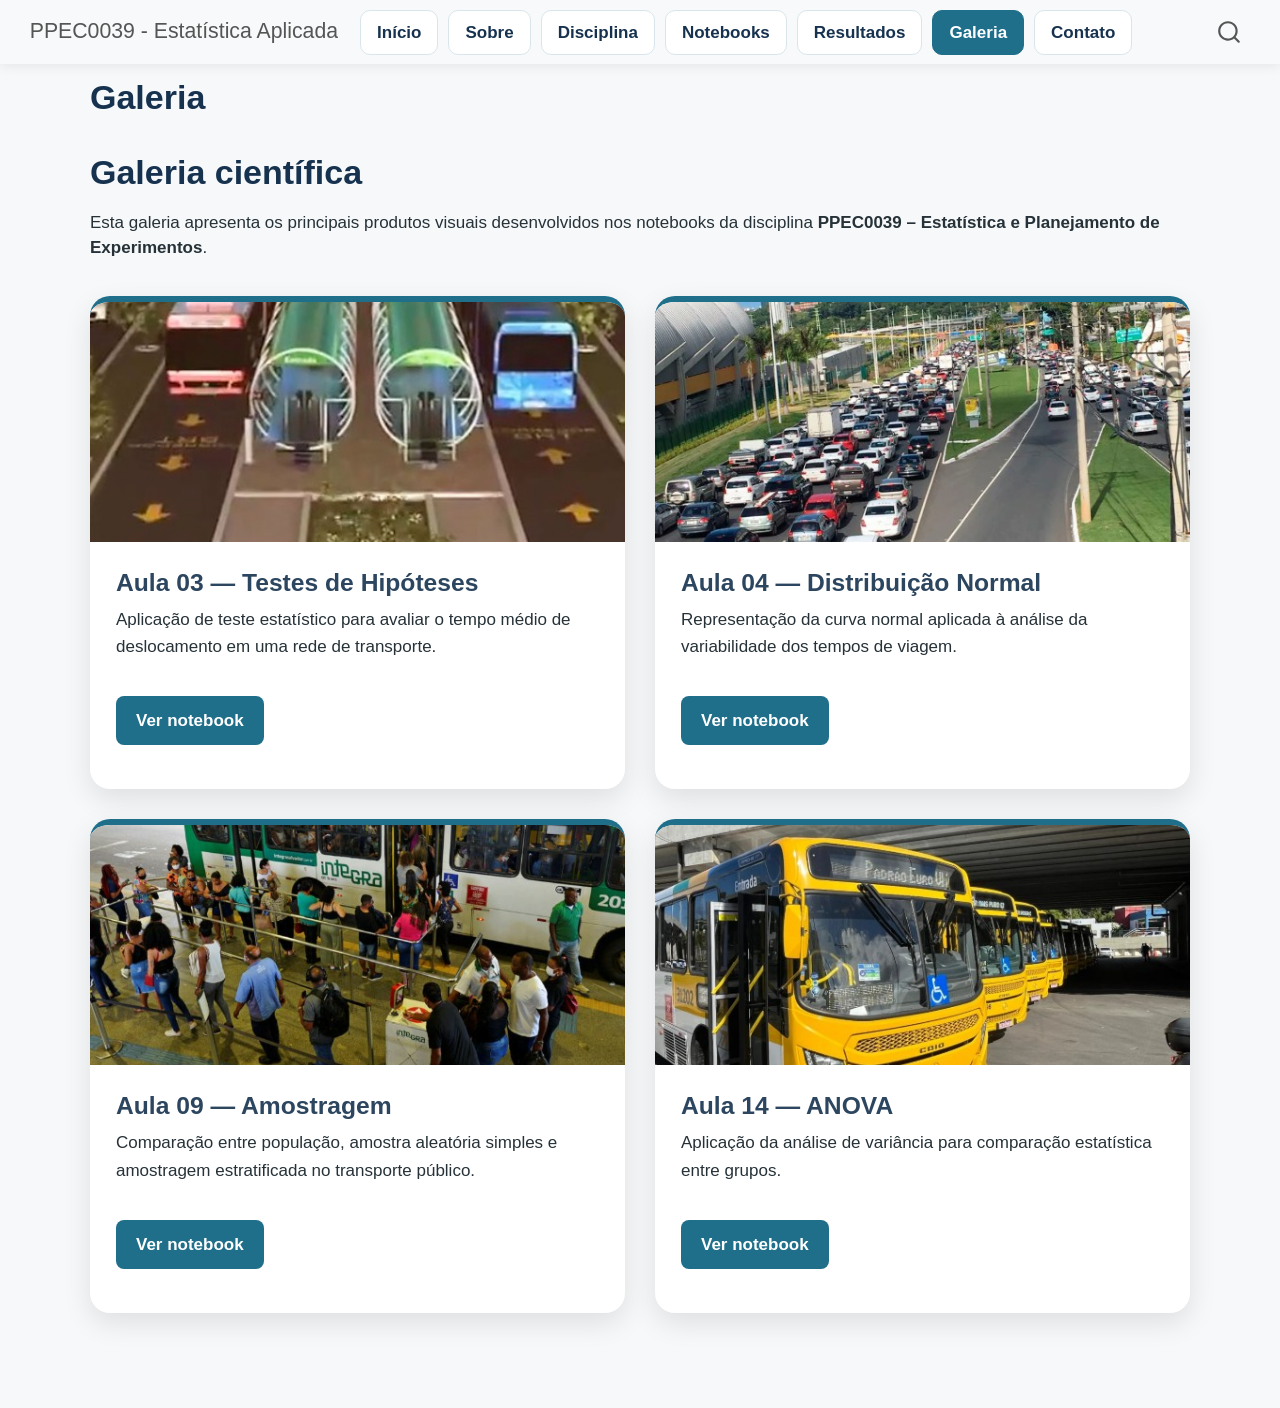
<file: docs/galeria.html>
<!DOCTYPE html>
<html xmlns="http://www.w3.org/1999/xhtml" lang="en" xml:lang="en"><head>

<meta charset="utf-8">
<meta name="generator" content="quarto-1.9.38">

<meta name="viewport" content="width=device-width, initial-scale=1.0, user-scalable=yes">


<title>Galeria – PPEC0039 - Estatística Aplicada</title>
<style>
/* Default styles provided by pandoc.
** See https://pandoc.org/MANUAL.html#variables-for-html for config info.
*/
code{white-space: pre-wrap;}
span.smallcaps{font-variant: small-caps;}
div.columns{display: flex; gap: min(4vw, 1.5em);}
div.column{flex: auto; overflow-x: auto;}
div.hanging-indent{margin-left: 1.5em; text-indent: -1.5em;}
ul.task-list{list-style: none;}
ul.task-list li input[type="checkbox"] {
  width: 0.8em;
  margin: 0 0.8em 0.2em -1em; /* quarto-specific, see https://github.com/quarto-dev/quarto-cli/issues/4556 */ 
  vertical-align: middle;
}
</style>


<script src="site_libs/quarto-nav/quarto-nav.js"></script>
<script src="site_libs/quarto-nav/headroom.min.js"></script>
<script src="site_libs/clipboard/clipboard.min.js"></script>
<script src="site_libs/quarto-search/autocomplete.umd.js"></script>
<script src="site_libs/quarto-search/fuse.min.js"></script>
<script src="site_libs/quarto-search/quarto-search.js"></script>
<meta name="quarto:offset" content="./">
<script src="site_libs/quarto-html/quarto.js" type="module"></script>
<script src="site_libs/quarto-html/tabsets/tabsets.js" type="module"></script>
<script src="site_libs/quarto-html/popper.min.js"></script>
<script src="site_libs/quarto-html/tippy.umd.min.js"></script>
<script src="site_libs/quarto-html/anchor.min.js"></script>
<link href="site_libs/quarto-html/tippy.css" rel="stylesheet">
<link href="site_libs/quarto-html/quarto-syntax-highlighting-15634bcf2e68342d4ad2dfa704d543f6.css" rel="stylesheet" id="quarto-text-highlighting-styles">
<script src="site_libs/bootstrap/bootstrap.min.js"></script>
<link href="site_libs/bootstrap/bootstrap-icons.css" rel="stylesheet">
<link href="site_libs/bootstrap/bootstrap-a0f9fd0d421825b736dc1bbcbcba2219.min.css" rel="stylesheet" append-hash="true" id="quarto-bootstrap" data-mode="light">
<script id="quarto-search-options" type="application/json">{
  "location": "navbar",
  "copy-button": false,
  "collapse-after": 3,
  "panel-placement": "end",
  "type": "overlay",
  "limit": 50,
  "keyboard-shortcut": [
    "f",
    "/",
    "s"
  ],
  "show-item-context": false,
  "language": {
    "search-no-results-text": "No results",
    "search-matching-documents-text": "matching documents",
    "search-copy-link-title": "Copy link to search",
    "search-hide-matches-text": "Hide additional matches",
    "search-more-match-text": "more match in this document",
    "search-more-matches-text": "more matches in this document",
    "search-clear-button-title": "Clear",
    "search-text-placeholder": "",
    "search-detached-cancel-button-title": "Cancel",
    "search-submit-button-title": "Submit",
    "search-label": "Search"
  }
}</script>


<link rel="stylesheet" href="styles.css">
</head>

<body class="nav-fixed quarto-light">

<div id="quarto-search-results"></div>
  <header id="quarto-header" class="headroom fixed-top">
    <nav class="navbar navbar-expand-lg " data-bs-theme="dark">
      <div class="navbar-container container-fluid">
      <div class="navbar-brand-container mx-auto">
    <a class="navbar-brand" href="./index.html">
    <span class="navbar-title">PPEC0039 - Estatística Aplicada</span>
    </a>
  </div>
            <div id="quarto-search" class="" title="Search"></div>
          <button class="navbar-toggler" type="button" data-bs-toggle="collapse" data-bs-target="#navbarCollapse" aria-controls="navbarCollapse" role="menu" aria-expanded="false" aria-label="Toggle navigation" onclick="if (window.quartoToggleHeadroom) { window.quartoToggleHeadroom(); }">
  <span class="navbar-toggler-icon"></span>
</button>
          <div class="collapse navbar-collapse" id="navbarCollapse">
            <ul class="navbar-nav navbar-nav-scroll me-auto">
  <li class="nav-item">
    <a class="nav-link" href="./index.html"> 
<span class="menu-text">Início</span></a>
  </li>  
  <li class="nav-item">
    <a class="nav-link" href="./about.html"> 
<span class="menu-text">Sobre</span></a>
  </li>  
  <li class="nav-item">
    <a class="nav-link" href="./disciplina.html"> 
<span class="menu-text">Disciplina</span></a>
  </li>  
  <li class="nav-item">
    <a class="nav-link" href="./notebooks.html"> 
<span class="menu-text">Notebooks</span></a>
  </li>  
  <li class="nav-item">
    <a class="nav-link" href="./resultados.html"> 
<span class="menu-text">Resultados</span></a>
  </li>  
  <li class="nav-item">
    <a class="nav-link active" href="./galeria.html" aria-current="page"> 
<span class="menu-text">Galeria</span></a>
  </li>  
  <li class="nav-item">
    <a class="nav-link" href="./contato.html"> 
<span class="menu-text">Contato</span></a>
  </li>  
</ul>
          </div> <!-- /navcollapse -->
            <div class="quarto-navbar-tools">
</div>
      </div> <!-- /container-fluid -->
    </nav>
</header>
<!-- content -->
<div id="quarto-content" class="quarto-container page-columns page-rows-contents page-layout-full page-navbar">
<!-- sidebar -->
<!-- margin-sidebar -->
    
<!-- main -->
<main class="content column-page" id="quarto-document-content">

<header id="title-block-header" class="quarto-title-block default">
<div class="quarto-title">
<h1 class="title">Galeria</h1>
</div>



<div class="quarto-title-meta column-page">

    
  
    
  </div>
  


</header>


<section id="galeria-científica" class="level1">
<h1>Galeria científica</h1>
<p>Esta galeria apresenta os principais produtos visuais desenvolvidos nos notebooks da disciplina <strong>PPEC0039 – Estatística e Planejamento de Experimentos</strong>.</p>
<div class="scientific-gallery">
<div class="gallery-item">
<img src="imagens/aula03.jpg.jpg" alt="Testes de Hipóteses">
<div class="gallery-content">
<h3 class="anchored" data-anchor-id="galeria-científica">
Aula 03 — Testes de Hipóteses
</h3>
<p>
Aplicação de teste estatístico para avaliar o tempo médio de deslocamento em uma rede de transporte.
</p>
<p><a href="https://github.com/Vbrandao13/ppec-0039-estatistica-aplicada/blob/main/aulas/aula-03/codigos/aula-03.ipynb.ipynb" target="_blank" class="btn-github">Ver notebook</a></p>
</div>
</div>
<div class="gallery-item">
<img src="imagens/aula04.jpg.jpg" alt="Distribuição Normal">
<div class="gallery-content">
<h3 class="anchored">
Aula 04 — Distribuição Normal
</h3>
<p>
Representação da curva normal aplicada à análise da variabilidade dos tempos de viagem.
</p>
<p><a href="https://github.com/Vbrandao13/ppec-0039-estatistica-aplicada/blob/main/aulas/aula-04/c%C3%B3digos/tempo_viagem_distribuicao_normal_grafico.ipynb" target="_blank" class="btn-github">Ver notebook</a></p>
</div>
</div>
<div class="gallery-item">
<img src="imagens/aula09.jpg.jpg" alt="Amostragem">
<div class="gallery-content">
<h3 class="anchored">
Aula 09 — Amostragem
</h3>
<p>
Comparação entre população, amostra aleatória simples e amostragem estratificada no transporte público.
</p>
<p><a href="https://github.com/Vbrandao13/ppec-0039-estatistica-aplicada/blob/main/aulas/aula-09/c%C3%B3digos/amostragem_transporte_publico.ipynb" target="_blank" class="btn-github">Ver notebook</a></p>
</div>
</div>
<div class="gallery-item">
<img src="imagens/aula14.jpg.jpg" alt="ANOVA">
<div class="gallery-content">
<h3 class="anchored">
Aula 14 — ANOVA
</h3>
<p>
Aplicação da análise de variância para comparação estatística entre grupos.
</p>
<p><a href="https://github.com/Vbrandao13/ppec-0039-estatistica-aplicada/blob/main/aulas/aula-14/codigos/aula-14.ipynb" target="_blank" class="btn-github">Ver notebook</a></p>
</div>
</div>
</div>


</section>

</main> <!-- /main -->
<script id="quarto-html-after-body" type="application/javascript">
  window.document.addEventListener("DOMContentLoaded", function (event) {
    const icon = "";
    const anchorJS = new window.AnchorJS();
    anchorJS.options = {
      placement: 'right',
      icon: icon
    };
    anchorJS.add('.anchored');
    const isCodeAnnotation = (el) => {
      for (const clz of el.classList) {
        if (clz.startsWith('code-annotation-')) {                     
          return true;
        }
      }
      return false;
    }
    const onCopySuccess = function(e) {
      // button target
      const button = e.trigger;
      // don't keep focus
      button.blur();
      // flash "checked"
      button.classList.add('code-copy-button-checked');
      var currentTitle = button.getAttribute("title");
      button.setAttribute("title", "Copied!");
      let tooltip;
      if (window.bootstrap) {
        button.setAttribute("data-bs-toggle", "tooltip");
        button.setAttribute("data-bs-placement", "left");
        button.setAttribute("data-bs-title", "Copied!");
        tooltip = new bootstrap.Tooltip(button, 
          { trigger: "manual", 
            customClass: "code-copy-button-tooltip",
            offset: [0, -8]});
        tooltip.show();    
      }
      setTimeout(function() {
        if (tooltip) {
          tooltip.hide();
          button.removeAttribute("data-bs-title");
          button.removeAttribute("data-bs-toggle");
          button.removeAttribute("data-bs-placement");
        }
        button.setAttribute("title", currentTitle);
        button.classList.remove('code-copy-button-checked');
      }, 1000);
      // clear code selection
      e.clearSelection();
    }
    const getTextToCopy = function(trigger) {
      const outerScaffold = trigger.parentElement.cloneNode(true);
      const codeEl = outerScaffold.querySelector('code');
      for (const childEl of codeEl.children) {
        if (isCodeAnnotation(childEl)) {
          childEl.remove();
        }
      }
      return codeEl.innerText;
    }
    const clipboard = new window.ClipboardJS('.code-copy-button:not([data-in-quarto-modal])', {
      text: getTextToCopy
    });
    clipboard.on('success', onCopySuccess);
    if (window.document.getElementById('quarto-embedded-source-code-modal')) {
      const clipboardModal = new window.ClipboardJS('.code-copy-button[data-in-quarto-modal]', {
        text: getTextToCopy,
        container: window.document.getElementById('quarto-embedded-source-code-modal')
      });
      clipboardModal.on('success', onCopySuccess);
    }
      var localhostRegex = new RegExp(/^(?:http|https):\/\/localhost\:?[0-9]*\//);
      var mailtoRegex = new RegExp(/^mailto:/);
        var filterRegex = new RegExp('/' + window.location.host + '/');
      var isInternal = (href) => {
          return filterRegex.test(href) || localhostRegex.test(href) || mailtoRegex.test(href);
      }
      // Inspect non-navigation links and adorn them if external
     var links = window.document.querySelectorAll('a[href]:not(.nav-link):not(.navbar-brand):not(.toc-action):not(.sidebar-link):not(.sidebar-item-toggle):not(.pagination-link):not(.no-external):not([aria-hidden]):not(.dropdown-item):not(.quarto-navigation-tool):not(.about-link)');
      for (var i=0; i<links.length; i++) {
        const link = links[i];
        if (!isInternal(link.href)) {
          // undo the damage that might have been done by quarto-nav.js in the case of
          // links that we want to consider external
          if (link.dataset.originalHref !== undefined) {
            link.href = link.dataset.originalHref;
          }
        }
      }
    function tippyHover(el, contentFn, onTriggerFn, onUntriggerFn) {
      const config = {
        allowHTML: true,
        maxWidth: 500,
        delay: 100,
        arrow: false,
        appendTo: function(el) {
            return el.parentElement;
        },
        interactive: true,
        interactiveBorder: 10,
        theme: 'quarto',
        placement: 'bottom-start',
      };
      if (contentFn) {
        config.content = contentFn;
      }
      if (onTriggerFn) {
        config.onTrigger = onTriggerFn;
      }
      if (onUntriggerFn) {
        config.onUntrigger = onUntriggerFn;
      }
      window.tippy(el, config); 
    }
    const noterefs = window.document.querySelectorAll('a[role="doc-noteref"]');
    for (var i=0; i<noterefs.length; i++) {
      const ref = noterefs[i];
      tippyHover(ref, function() {
        // use id or data attribute instead here
        let href = ref.getAttribute('data-footnote-href') || ref.getAttribute('href');
        try { href = new URL(href).hash; } catch {}
        const id = href.replace(/^#\/?/, "");
        const note = window.document.getElementById(id);
        if (note) {
          return note.innerHTML;
        } else {
          return "";
        }
      });
    }
    const xrefs = window.document.querySelectorAll('a.quarto-xref');
    const processXRef = (id, note) => {
      // Strip column container classes
      const stripColumnClz = (el) => {
        el.classList.remove("page-full", "page-columns");
        if (el.children) {
          for (const child of el.children) {
            stripColumnClz(child);
          }
        }
      }
      stripColumnClz(note)
      if (id === null || id.startsWith('sec-')) {
        // Special case sections, only their first couple elements
        const container = document.createElement("div");
        if (note.children && note.children.length > 2) {
          container.appendChild(note.children[0].cloneNode(true));
          for (let i = 1; i < note.children.length; i++) {
            const child = note.children[i];
            if (child.tagName === "P" && child.innerText === "") {
              continue;
            } else {
              container.appendChild(child.cloneNode(true));
              break;
            }
          }
          if (window.Quarto?.typesetMath) {
            window.Quarto.typesetMath(container);
          }
          return container.innerHTML
        } else {
          if (window.Quarto?.typesetMath) {
            window.Quarto.typesetMath(note);
          }
          return note.innerHTML;
        }
      } else {
        // Remove any anchor links if they are present
        const anchorLink = note.querySelector('a.anchorjs-link');
        if (anchorLink) {
          anchorLink.remove();
        }
        if (window.Quarto?.typesetMath) {
          window.Quarto.typesetMath(note);
        }
        if (note.classList.contains("callout")) {
          return note.outerHTML;
        } else {
          return note.innerHTML;
        }
      }
    }
    for (var i=0; i<xrefs.length; i++) {
      const xref = xrefs[i];
      tippyHover(xref, undefined, function(instance) {
        instance.disable();
        let url = xref.getAttribute('href');
        let hash = undefined; 
        if (url.startsWith('#')) {
          hash = url;
        } else {
          try { hash = new URL(url).hash; } catch {}
        }
        if (hash) {
          const id = hash.replace(/^#\/?/, "");
          const note = window.document.getElementById(id);
          if (note !== null) {
            try {
              const html = processXRef(id, note.cloneNode(true));
              instance.setContent(html);
            } finally {
              instance.enable();
              instance.show();
            }
          } else {
            // See if we can fetch this
            fetch(url.split('#')[0])
            .then(res => res.text())
            .then(html => {
              const parser = new DOMParser();
              const htmlDoc = parser.parseFromString(html, "text/html");
              const note = htmlDoc.getElementById(id);
              if (note !== null) {
                const html = processXRef(id, note);
                instance.setContent(html);
              } 
            }).finally(() => {
              instance.enable();
              instance.show();
            });
          }
        } else {
          // See if we can fetch a full url (with no hash to target)
          // This is a special case and we should probably do some content thinning / targeting
          fetch(url)
          .then(res => res.text())
          .then(html => {
            const parser = new DOMParser();
            const htmlDoc = parser.parseFromString(html, "text/html");
            const note = htmlDoc.querySelector('main.content');
            if (note !== null) {
              // This should only happen for chapter cross references
              // (since there is no id in the URL)
              // remove the first header
              if (note.children.length > 0 && note.children[0].tagName === "HEADER") {
                note.children[0].remove();
              }
              const html = processXRef(null, note);
              instance.setContent(html);
            } 
          }).finally(() => {
            instance.enable();
            instance.show();
          });
        }
      }, function(instance) {
      });
    }
        let selectedAnnoteEl;
        const selectorForAnnotation = ( cell, annotation) => {
          let cellAttr = 'data-code-cell="' + cell + '"';
          let lineAttr = 'data-code-annotation="' +  annotation + '"';
          const selector = 'span[' + cellAttr + '][' + lineAttr + ']';
          return selector;
        }
        const selectCodeLines = (annoteEl) => {
          const doc = window.document;
          const targetCell = annoteEl.getAttribute("data-target-cell");
          const targetAnnotation = annoteEl.getAttribute("data-target-annotation");
          const annoteSpan = window.document.querySelector(selectorForAnnotation(targetCell, targetAnnotation));
          const lines = annoteSpan.getAttribute("data-code-lines").split(",");
          const lineIds = lines.map((line) => {
            return targetCell + "-" + line;
          })
          let top = null;
          let height = null;
          let parent = null;
          if (lineIds.length > 0) {
              //compute the position of the single el (top and bottom and make a div)
              const el = window.document.getElementById(lineIds[0]);
              top = el.offsetTop;
              height = el.offsetHeight;
              parent = el.parentElement.parentElement;
            if (lineIds.length > 1) {
              const lastEl = window.document.getElementById(lineIds[lineIds.length - 1]);
              const bottom = lastEl.offsetTop + lastEl.offsetHeight;
              height = bottom - top;
            }
            if (top !== null && height !== null && parent !== null) {
              // cook up a div (if necessary) and position it 
              let div = window.document.getElementById("code-annotation-line-highlight");
              if (div === null) {
                div = window.document.createElement("div");
                div.setAttribute("id", "code-annotation-line-highlight");
                div.style.position = 'absolute';
                parent.appendChild(div);
              }
              div.style.top = top - 2 + "px";
              div.style.height = height + 4 + "px";
              div.style.left = 0;
              let gutterDiv = window.document.getElementById("code-annotation-line-highlight-gutter");
              if (gutterDiv === null) {
                gutterDiv = window.document.createElement("div");
                gutterDiv.setAttribute("id", "code-annotation-line-highlight-gutter");
                gutterDiv.style.position = 'absolute';
                const codeCell = window.document.getElementById(targetCell);
                const gutter = codeCell.querySelector('.code-annotation-gutter');
                gutter.appendChild(gutterDiv);
              }
              gutterDiv.style.top = top - 2 + "px";
              gutterDiv.style.height = height + 4 + "px";
            }
            selectedAnnoteEl = annoteEl;
          }
        };
        const unselectCodeLines = () => {
          const elementsIds = ["code-annotation-line-highlight", "code-annotation-line-highlight-gutter"];
          elementsIds.forEach((elId) => {
            const div = window.document.getElementById(elId);
            if (div) {
              div.remove();
            }
          });
          selectedAnnoteEl = undefined;
        };
          // Handle positioning of the toggle
      window.addEventListener(
        "resize",
        throttle(() => {
          elRect = undefined;
          if (selectedAnnoteEl) {
            selectCodeLines(selectedAnnoteEl);
          }
        }, 10)
      );
      function throttle(fn, ms) {
      let throttle = false;
      let timer;
        return (...args) => {
          if(!throttle) { // first call gets through
              fn.apply(this, args);
              throttle = true;
          } else { // all the others get throttled
              if(timer) clearTimeout(timer); // cancel #2
              timer = setTimeout(() => {
                fn.apply(this, args);
                timer = throttle = false;
              }, ms);
          }
        };
      }
        // Attach click handler to the DT
        const annoteDls = window.document.querySelectorAll('dt[data-target-cell]');
        for (const annoteDlNode of annoteDls) {
          annoteDlNode.addEventListener('click', (event) => {
            const clickedEl = event.target;
            if (clickedEl !== selectedAnnoteEl) {
              unselectCodeLines();
              const activeEl = window.document.querySelector('dt[data-target-cell].code-annotation-active');
              if (activeEl) {
                activeEl.classList.remove('code-annotation-active');
              }
              selectCodeLines(clickedEl);
              clickedEl.classList.add('code-annotation-active');
            } else {
              // Unselect the line
              unselectCodeLines();
              clickedEl.classList.remove('code-annotation-active');
            }
          });
        }
    const findCites = (el) => {
      const parentEl = el.parentElement;
      if (parentEl) {
        const cites = parentEl.dataset.cites;
        if (cites) {
          return {
            el,
            cites: cites.split(' ')
          };
        } else {
          return findCites(el.parentElement)
        }
      } else {
        return undefined;
      }
    };
    var bibliorefs = window.document.querySelectorAll('a[role="doc-biblioref"]');
    for (var i=0; i<bibliorefs.length; i++) {
      const ref = bibliorefs[i];
      const citeInfo = findCites(ref);
      if (citeInfo) {
        tippyHover(citeInfo.el, function() {
          var popup = window.document.createElement('div');
          citeInfo.cites.forEach(function(cite) {
            var citeDiv = window.document.createElement('div');
            citeDiv.classList.add('hanging-indent');
            citeDiv.classList.add('csl-entry');
            var biblioDiv = window.document.getElementById('ref-' + cite);
            if (biblioDiv) {
              citeDiv.innerHTML = biblioDiv.innerHTML;
            }
            popup.appendChild(citeDiv);
          });
          return popup.innerHTML;
        });
      }
    }
  });
  </script>
</div> <!-- /content -->




</body></html>
</file>
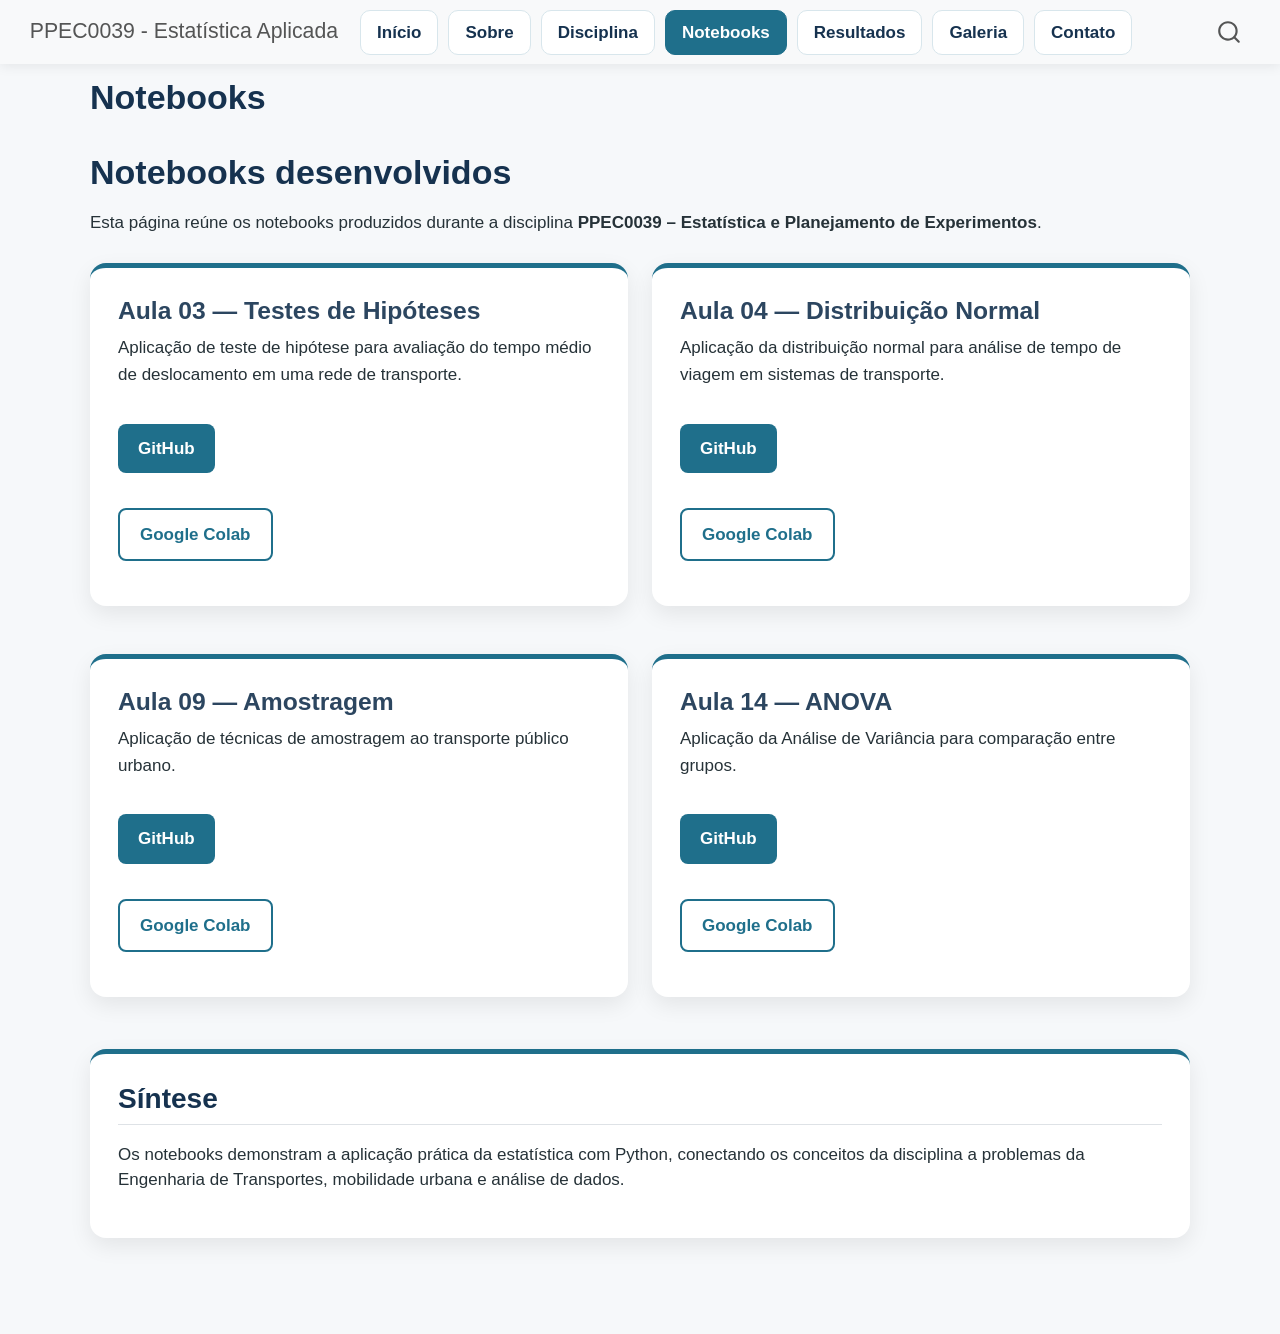
<file: docs/notebooks.html>
<!DOCTYPE html>
<html xmlns="http://www.w3.org/1999/xhtml" lang="en" xml:lang="en"><head>

<meta charset="utf-8">
<meta name="generator" content="quarto-1.9.38">

<meta name="viewport" content="width=device-width, initial-scale=1.0, user-scalable=yes">


<title>Notebooks – PPEC0039 - Estatística Aplicada</title>
<style>
/* Default styles provided by pandoc.
** See https://pandoc.org/MANUAL.html#variables-for-html for config info.
*/
code{white-space: pre-wrap;}
span.smallcaps{font-variant: small-caps;}
div.columns{display: flex; gap: min(4vw, 1.5em);}
div.column{flex: auto; overflow-x: auto;}
div.hanging-indent{margin-left: 1.5em; text-indent: -1.5em;}
ul.task-list{list-style: none;}
ul.task-list li input[type="checkbox"] {
  width: 0.8em;
  margin: 0 0.8em 0.2em -1em; /* quarto-specific, see https://github.com/quarto-dev/quarto-cli/issues/4556 */ 
  vertical-align: middle;
}
</style>


<script src="site_libs/quarto-nav/quarto-nav.js"></script>
<script src="site_libs/quarto-nav/headroom.min.js"></script>
<script src="site_libs/clipboard/clipboard.min.js"></script>
<script src="site_libs/quarto-search/autocomplete.umd.js"></script>
<script src="site_libs/quarto-search/fuse.min.js"></script>
<script src="site_libs/quarto-search/quarto-search.js"></script>
<meta name="quarto:offset" content="./">
<script src="site_libs/quarto-html/quarto.js" type="module"></script>
<script src="site_libs/quarto-html/tabsets/tabsets.js" type="module"></script>
<script src="site_libs/quarto-html/popper.min.js"></script>
<script src="site_libs/quarto-html/tippy.umd.min.js"></script>
<script src="site_libs/quarto-html/anchor.min.js"></script>
<link href="site_libs/quarto-html/tippy.css" rel="stylesheet">
<link href="site_libs/quarto-html/quarto-syntax-highlighting-15634bcf2e68342d4ad2dfa704d543f6.css" rel="stylesheet" id="quarto-text-highlighting-styles">
<script src="site_libs/bootstrap/bootstrap.min.js"></script>
<link href="site_libs/bootstrap/bootstrap-icons.css" rel="stylesheet">
<link href="site_libs/bootstrap/bootstrap-a0f9fd0d421825b736dc1bbcbcba2219.min.css" rel="stylesheet" append-hash="true" id="quarto-bootstrap" data-mode="light">
<script id="quarto-search-options" type="application/json">{
  "location": "navbar",
  "copy-button": false,
  "collapse-after": 3,
  "panel-placement": "end",
  "type": "overlay",
  "limit": 50,
  "keyboard-shortcut": [
    "f",
    "/",
    "s"
  ],
  "show-item-context": false,
  "language": {
    "search-no-results-text": "No results",
    "search-matching-documents-text": "matching documents",
    "search-copy-link-title": "Copy link to search",
    "search-hide-matches-text": "Hide additional matches",
    "search-more-match-text": "more match in this document",
    "search-more-matches-text": "more matches in this document",
    "search-clear-button-title": "Clear",
    "search-text-placeholder": "",
    "search-detached-cancel-button-title": "Cancel",
    "search-submit-button-title": "Submit",
    "search-label": "Search"
  }
}</script>


<link rel="stylesheet" href="styles.css">
</head>

<body class="nav-fixed quarto-light">

<div id="quarto-search-results"></div>
  <header id="quarto-header" class="headroom fixed-top">
    <nav class="navbar navbar-expand-lg " data-bs-theme="dark">
      <div class="navbar-container container-fluid">
      <div class="navbar-brand-container mx-auto">
    <a class="navbar-brand" href="./index.html">
    <span class="navbar-title">PPEC0039 - Estatística Aplicada</span>
    </a>
  </div>
            <div id="quarto-search" class="" title="Search"></div>
          <button class="navbar-toggler" type="button" data-bs-toggle="collapse" data-bs-target="#navbarCollapse" aria-controls="navbarCollapse" role="menu" aria-expanded="false" aria-label="Toggle navigation" onclick="if (window.quartoToggleHeadroom) { window.quartoToggleHeadroom(); }">
  <span class="navbar-toggler-icon"></span>
</button>
          <div class="collapse navbar-collapse" id="navbarCollapse">
            <ul class="navbar-nav navbar-nav-scroll me-auto">
  <li class="nav-item">
    <a class="nav-link" href="./index.html"> 
<span class="menu-text">Início</span></a>
  </li>  
  <li class="nav-item">
    <a class="nav-link" href="./about.html"> 
<span class="menu-text">Sobre</span></a>
  </li>  
  <li class="nav-item">
    <a class="nav-link" href="./disciplina.html"> 
<span class="menu-text">Disciplina</span></a>
  </li>  
  <li class="nav-item">
    <a class="nav-link active" href="./notebooks.html" aria-current="page"> 
<span class="menu-text">Notebooks</span></a>
  </li>  
  <li class="nav-item">
    <a class="nav-link" href="./resultados.html"> 
<span class="menu-text">Resultados</span></a>
  </li>  
  <li class="nav-item">
    <a class="nav-link" href="./galeria.html"> 
<span class="menu-text">Galeria</span></a>
  </li>  
  <li class="nav-item">
    <a class="nav-link" href="./contato.html"> 
<span class="menu-text">Contato</span></a>
  </li>  
</ul>
          </div> <!-- /navcollapse -->
            <div class="quarto-navbar-tools">
</div>
      </div> <!-- /container-fluid -->
    </nav>
</header>
<!-- content -->
<div id="quarto-content" class="quarto-container page-columns page-rows-contents page-layout-full page-navbar">
<!-- sidebar -->
<!-- margin-sidebar -->
    
<!-- main -->
<main class="content column-page" id="quarto-document-content">

<header id="title-block-header" class="quarto-title-block default">
<div class="quarto-title">
<h1 class="title">Notebooks</h1>
</div>



<div class="quarto-title-meta column-page">

    
  
    
  </div>
  


</header>


<section id="notebooks-desenvolvidos" class="level1">
<h1>Notebooks desenvolvidos</h1>
<p>Esta página reúne os notebooks produzidos durante a disciplina <strong>PPEC0039 – Estatística e Planejamento de Experimentos</strong>.</p>
<div class="grid-cards">
<section id="aula-03-testes-de-hipóteses" class="level3 info-card">
<h3 class="anchored" data-anchor-id="aula-03-testes-de-hipóteses">Aula 03 — Testes de Hipóteses</h3>
<p>Aplicação de teste de hipótese para avaliação do tempo médio de deslocamento em uma rede de transporte.</p>
<p><a href="https://github.com/Vbrandao13/ppec-0039-estatistica-aplicada/blob/main/aulas/aula-03/codigos/aula-03.ipynb.ipynb" target="_blank" class="btn-github">GitHub</a></p>
<p><a href="https://colab.research.google.com/github/Vbrandao13/ppec-0039-estatistica-aplicada/blob/main/aulas/aula-03/codigos/aula-03.ipynb.ipynb" target="_blank" class="btn-colab">Google Colab</a></p>
</section>
<section id="aula-04-distribuição-normal" class="level3 info-card">
<h3 class="anchored" data-anchor-id="aula-04-distribuição-normal">Aula 04 — Distribuição Normal</h3>
<p>Aplicação da distribuição normal para análise de tempo de viagem em sistemas de transporte.</p>
<p><a href="https://github.com/Vbrandao13/ppec-0039-estatistica-aplicada/blob/main/aulas/aula-04/codigos/tempo_viagem_distribuicao_normal_grafico.ipynb" target="_blank" class="btn-github">GitHub</a></p>
<p><a href="https://colab.research.google.com/github/Vbrandao13/ppec-0039-estatistica-aplicada/blob/main/aulas/aula-04/codigos/tempo_viagem_distribuicao_normal_grafico.ipynb" target="_blank" class="btn-colab">Google Colab</a></p>
</section>
<section id="aula-09-amostragem" class="level3 info-card">
<h3 class="anchored" data-anchor-id="aula-09-amostragem">Aula 09 — Amostragem</h3>
<p>Aplicação de técnicas de amostragem ao transporte público urbano.</p>
<p><a href="https://github.com/Vbrandao13/ppec-0039-estatistica-aplicada/blob/main/aulas/aula-09/codigos/amostragem_transporte_publico.ipynb" target="_blank" class="btn-github">GitHub</a></p>
<p><a href="https://colab.research.google.com/github/Vbrandao13/ppec-0039-estatistica-aplicada/blob/main/aulas/aula-09/codigos/amostragem_transporte_publico.ipynb" target="_blank" class="btn-colab">Google Colab</a></p>
</section>
<section id="aula-14-anova" class="level3 info-card">
<h3 class="anchored" data-anchor-id="aula-14-anova">Aula 14 — ANOVA</h3>
<p>Aplicação da Análise de Variância para comparação entre grupos.</p>
<p><a href="https://github.com/Vbrandao13/ppec-0039-estatistica-aplicada/blob/main/aulas/aula-14/codigos/aula-14.ipynb" target="_blank" class="btn-github">GitHub</a></p>
<p><a href="https://colab.research.google.com/github/Vbrandao13/ppec-0039-estatistica-aplicada/blob/main/aulas/aula-14/codigos/aula-14.ipynb" target="_blank" class="btn-colab">Google Colab</a></p>
</section>
</div>
<section id="síntese" class="level2 full-card">
<h2 class="anchored" data-anchor-id="síntese">Síntese</h2>
<p>Os notebooks demonstram a aplicação prática da estatística com Python, conectando os conceitos da disciplina a problemas da Engenharia de Transportes, mobilidade urbana e análise de dados.</p>
</section>


</section>

</main> <!-- /main -->
<script id="quarto-html-after-body" type="application/javascript">
  window.document.addEventListener("DOMContentLoaded", function (event) {
    const icon = "";
    const anchorJS = new window.AnchorJS();
    anchorJS.options = {
      placement: 'right',
      icon: icon
    };
    anchorJS.add('.anchored');
    const isCodeAnnotation = (el) => {
      for (const clz of el.classList) {
        if (clz.startsWith('code-annotation-')) {                     
          return true;
        }
      }
      return false;
    }
    const onCopySuccess = function(e) {
      // button target
      const button = e.trigger;
      // don't keep focus
      button.blur();
      // flash "checked"
      button.classList.add('code-copy-button-checked');
      var currentTitle = button.getAttribute("title");
      button.setAttribute("title", "Copied!");
      let tooltip;
      if (window.bootstrap) {
        button.setAttribute("data-bs-toggle", "tooltip");
        button.setAttribute("data-bs-placement", "left");
        button.setAttribute("data-bs-title", "Copied!");
        tooltip = new bootstrap.Tooltip(button, 
          { trigger: "manual", 
            customClass: "code-copy-button-tooltip",
            offset: [0, -8]});
        tooltip.show();    
      }
      setTimeout(function() {
        if (tooltip) {
          tooltip.hide();
          button.removeAttribute("data-bs-title");
          button.removeAttribute("data-bs-toggle");
          button.removeAttribute("data-bs-placement");
        }
        button.setAttribute("title", currentTitle);
        button.classList.remove('code-copy-button-checked');
      }, 1000);
      // clear code selection
      e.clearSelection();
    }
    const getTextToCopy = function(trigger) {
      const outerScaffold = trigger.parentElement.cloneNode(true);
      const codeEl = outerScaffold.querySelector('code');
      for (const childEl of codeEl.children) {
        if (isCodeAnnotation(childEl)) {
          childEl.remove();
        }
      }
      return codeEl.innerText;
    }
    const clipboard = new window.ClipboardJS('.code-copy-button:not([data-in-quarto-modal])', {
      text: getTextToCopy
    });
    clipboard.on('success', onCopySuccess);
    if (window.document.getElementById('quarto-embedded-source-code-modal')) {
      const clipboardModal = new window.ClipboardJS('.code-copy-button[data-in-quarto-modal]', {
        text: getTextToCopy,
        container: window.document.getElementById('quarto-embedded-source-code-modal')
      });
      clipboardModal.on('success', onCopySuccess);
    }
      var localhostRegex = new RegExp(/^(?:http|https):\/\/localhost\:?[0-9]*\//);
      var mailtoRegex = new RegExp(/^mailto:/);
        var filterRegex = new RegExp('/' + window.location.host + '/');
      var isInternal = (href) => {
          return filterRegex.test(href) || localhostRegex.test(href) || mailtoRegex.test(href);
      }
      // Inspect non-navigation links and adorn them if external
     var links = window.document.querySelectorAll('a[href]:not(.nav-link):not(.navbar-brand):not(.toc-action):not(.sidebar-link):not(.sidebar-item-toggle):not(.pagination-link):not(.no-external):not([aria-hidden]):not(.dropdown-item):not(.quarto-navigation-tool):not(.about-link)');
      for (var i=0; i<links.length; i++) {
        const link = links[i];
        if (!isInternal(link.href)) {
          // undo the damage that might have been done by quarto-nav.js in the case of
          // links that we want to consider external
          if (link.dataset.originalHref !== undefined) {
            link.href = link.dataset.originalHref;
          }
        }
      }
    function tippyHover(el, contentFn, onTriggerFn, onUntriggerFn) {
      const config = {
        allowHTML: true,
        maxWidth: 500,
        delay: 100,
        arrow: false,
        appendTo: function(el) {
            return el.parentElement;
        },
        interactive: true,
        interactiveBorder: 10,
        theme: 'quarto',
        placement: 'bottom-start',
      };
      if (contentFn) {
        config.content = contentFn;
      }
      if (onTriggerFn) {
        config.onTrigger = onTriggerFn;
      }
      if (onUntriggerFn) {
        config.onUntrigger = onUntriggerFn;
      }
      window.tippy(el, config); 
    }
    const noterefs = window.document.querySelectorAll('a[role="doc-noteref"]');
    for (var i=0; i<noterefs.length; i++) {
      const ref = noterefs[i];
      tippyHover(ref, function() {
        // use id or data attribute instead here
        let href = ref.getAttribute('data-footnote-href') || ref.getAttribute('href');
        try { href = new URL(href).hash; } catch {}
        const id = href.replace(/^#\/?/, "");
        const note = window.document.getElementById(id);
        if (note) {
          return note.innerHTML;
        } else {
          return "";
        }
      });
    }
    const xrefs = window.document.querySelectorAll('a.quarto-xref');
    const processXRef = (id, note) => {
      // Strip column container classes
      const stripColumnClz = (el) => {
        el.classList.remove("page-full", "page-columns");
        if (el.children) {
          for (const child of el.children) {
            stripColumnClz(child);
          }
        }
      }
      stripColumnClz(note)
      if (id === null || id.startsWith('sec-')) {
        // Special case sections, only their first couple elements
        const container = document.createElement("div");
        if (note.children && note.children.length > 2) {
          container.appendChild(note.children[0].cloneNode(true));
          for (let i = 1; i < note.children.length; i++) {
            const child = note.children[i];
            if (child.tagName === "P" && child.innerText === "") {
              continue;
            } else {
              container.appendChild(child.cloneNode(true));
              break;
            }
          }
          if (window.Quarto?.typesetMath) {
            window.Quarto.typesetMath(container);
          }
          return container.innerHTML
        } else {
          if (window.Quarto?.typesetMath) {
            window.Quarto.typesetMath(note);
          }
          return note.innerHTML;
        }
      } else {
        // Remove any anchor links if they are present
        const anchorLink = note.querySelector('a.anchorjs-link');
        if (anchorLink) {
          anchorLink.remove();
        }
        if (window.Quarto?.typesetMath) {
          window.Quarto.typesetMath(note);
        }
        if (note.classList.contains("callout")) {
          return note.outerHTML;
        } else {
          return note.innerHTML;
        }
      }
    }
    for (var i=0; i<xrefs.length; i++) {
      const xref = xrefs[i];
      tippyHover(xref, undefined, function(instance) {
        instance.disable();
        let url = xref.getAttribute('href');
        let hash = undefined; 
        if (url.startsWith('#')) {
          hash = url;
        } else {
          try { hash = new URL(url).hash; } catch {}
        }
        if (hash) {
          const id = hash.replace(/^#\/?/, "");
          const note = window.document.getElementById(id);
          if (note !== null) {
            try {
              const html = processXRef(id, note.cloneNode(true));
              instance.setContent(html);
            } finally {
              instance.enable();
              instance.show();
            }
          } else {
            // See if we can fetch this
            fetch(url.split('#')[0])
            .then(res => res.text())
            .then(html => {
              const parser = new DOMParser();
              const htmlDoc = parser.parseFromString(html, "text/html");
              const note = htmlDoc.getElementById(id);
              if (note !== null) {
                const html = processXRef(id, note);
                instance.setContent(html);
              } 
            }).finally(() => {
              instance.enable();
              instance.show();
            });
          }
        } else {
          // See if we can fetch a full url (with no hash to target)
          // This is a special case and we should probably do some content thinning / targeting
          fetch(url)
          .then(res => res.text())
          .then(html => {
            const parser = new DOMParser();
            const htmlDoc = parser.parseFromString(html, "text/html");
            const note = htmlDoc.querySelector('main.content');
            if (note !== null) {
              // This should only happen for chapter cross references
              // (since there is no id in the URL)
              // remove the first header
              if (note.children.length > 0 && note.children[0].tagName === "HEADER") {
                note.children[0].remove();
              }
              const html = processXRef(null, note);
              instance.setContent(html);
            } 
          }).finally(() => {
            instance.enable();
            instance.show();
          });
        }
      }, function(instance) {
      });
    }
        let selectedAnnoteEl;
        const selectorForAnnotation = ( cell, annotation) => {
          let cellAttr = 'data-code-cell="' + cell + '"';
          let lineAttr = 'data-code-annotation="' +  annotation + '"';
          const selector = 'span[' + cellAttr + '][' + lineAttr + ']';
          return selector;
        }
        const selectCodeLines = (annoteEl) => {
          const doc = window.document;
          const targetCell = annoteEl.getAttribute("data-target-cell");
          const targetAnnotation = annoteEl.getAttribute("data-target-annotation");
          const annoteSpan = window.document.querySelector(selectorForAnnotation(targetCell, targetAnnotation));
          const lines = annoteSpan.getAttribute("data-code-lines").split(",");
          const lineIds = lines.map((line) => {
            return targetCell + "-" + line;
          })
          let top = null;
          let height = null;
          let parent = null;
          if (lineIds.length > 0) {
              //compute the position of the single el (top and bottom and make a div)
              const el = window.document.getElementById(lineIds[0]);
              top = el.offsetTop;
              height = el.offsetHeight;
              parent = el.parentElement.parentElement;
            if (lineIds.length > 1) {
              const lastEl = window.document.getElementById(lineIds[lineIds.length - 1]);
              const bottom = lastEl.offsetTop + lastEl.offsetHeight;
              height = bottom - top;
            }
            if (top !== null && height !== null && parent !== null) {
              // cook up a div (if necessary) and position it 
              let div = window.document.getElementById("code-annotation-line-highlight");
              if (div === null) {
                div = window.document.createElement("div");
                div.setAttribute("id", "code-annotation-line-highlight");
                div.style.position = 'absolute';
                parent.appendChild(div);
              }
              div.style.top = top - 2 + "px";
              div.style.height = height + 4 + "px";
              div.style.left = 0;
              let gutterDiv = window.document.getElementById("code-annotation-line-highlight-gutter");
              if (gutterDiv === null) {
                gutterDiv = window.document.createElement("div");
                gutterDiv.setAttribute("id", "code-annotation-line-highlight-gutter");
                gutterDiv.style.position = 'absolute';
                const codeCell = window.document.getElementById(targetCell);
                const gutter = codeCell.querySelector('.code-annotation-gutter');
                gutter.appendChild(gutterDiv);
              }
              gutterDiv.style.top = top - 2 + "px";
              gutterDiv.style.height = height + 4 + "px";
            }
            selectedAnnoteEl = annoteEl;
          }
        };
        const unselectCodeLines = () => {
          const elementsIds = ["code-annotation-line-highlight", "code-annotation-line-highlight-gutter"];
          elementsIds.forEach((elId) => {
            const div = window.document.getElementById(elId);
            if (div) {
              div.remove();
            }
          });
          selectedAnnoteEl = undefined;
        };
          // Handle positioning of the toggle
      window.addEventListener(
        "resize",
        throttle(() => {
          elRect = undefined;
          if (selectedAnnoteEl) {
            selectCodeLines(selectedAnnoteEl);
          }
        }, 10)
      );
      function throttle(fn, ms) {
      let throttle = false;
      let timer;
        return (...args) => {
          if(!throttle) { // first call gets through
              fn.apply(this, args);
              throttle = true;
          } else { // all the others get throttled
              if(timer) clearTimeout(timer); // cancel #2
              timer = setTimeout(() => {
                fn.apply(this, args);
                timer = throttle = false;
              }, ms);
          }
        };
      }
        // Attach click handler to the DT
        const annoteDls = window.document.querySelectorAll('dt[data-target-cell]');
        for (const annoteDlNode of annoteDls) {
          annoteDlNode.addEventListener('click', (event) => {
            const clickedEl = event.target;
            if (clickedEl !== selectedAnnoteEl) {
              unselectCodeLines();
              const activeEl = window.document.querySelector('dt[data-target-cell].code-annotation-active');
              if (activeEl) {
                activeEl.classList.remove('code-annotation-active');
              }
              selectCodeLines(clickedEl);
              clickedEl.classList.add('code-annotation-active');
            } else {
              // Unselect the line
              unselectCodeLines();
              clickedEl.classList.remove('code-annotation-active');
            }
          });
        }
    const findCites = (el) => {
      const parentEl = el.parentElement;
      if (parentEl) {
        const cites = parentEl.dataset.cites;
        if (cites) {
          return {
            el,
            cites: cites.split(' ')
          };
        } else {
          return findCites(el.parentElement)
        }
      } else {
        return undefined;
      }
    };
    var bibliorefs = window.document.querySelectorAll('a[role="doc-biblioref"]');
    for (var i=0; i<bibliorefs.length; i++) {
      const ref = bibliorefs[i];
      const citeInfo = findCites(ref);
      if (citeInfo) {
        tippyHover(citeInfo.el, function() {
          var popup = window.document.createElement('div');
          citeInfo.cites.forEach(function(cite) {
            var citeDiv = window.document.createElement('div');
            citeDiv.classList.add('hanging-indent');
            citeDiv.classList.add('csl-entry');
            var biblioDiv = window.document.getElementById('ref-' + cite);
            if (biblioDiv) {
              citeDiv.innerHTML = biblioDiv.innerHTML;
            }
            popup.appendChild(citeDiv);
          });
          return popup.innerHTML;
        });
      }
    }
  });
  </script>
</div> <!-- /content -->




</body></html>
</file>
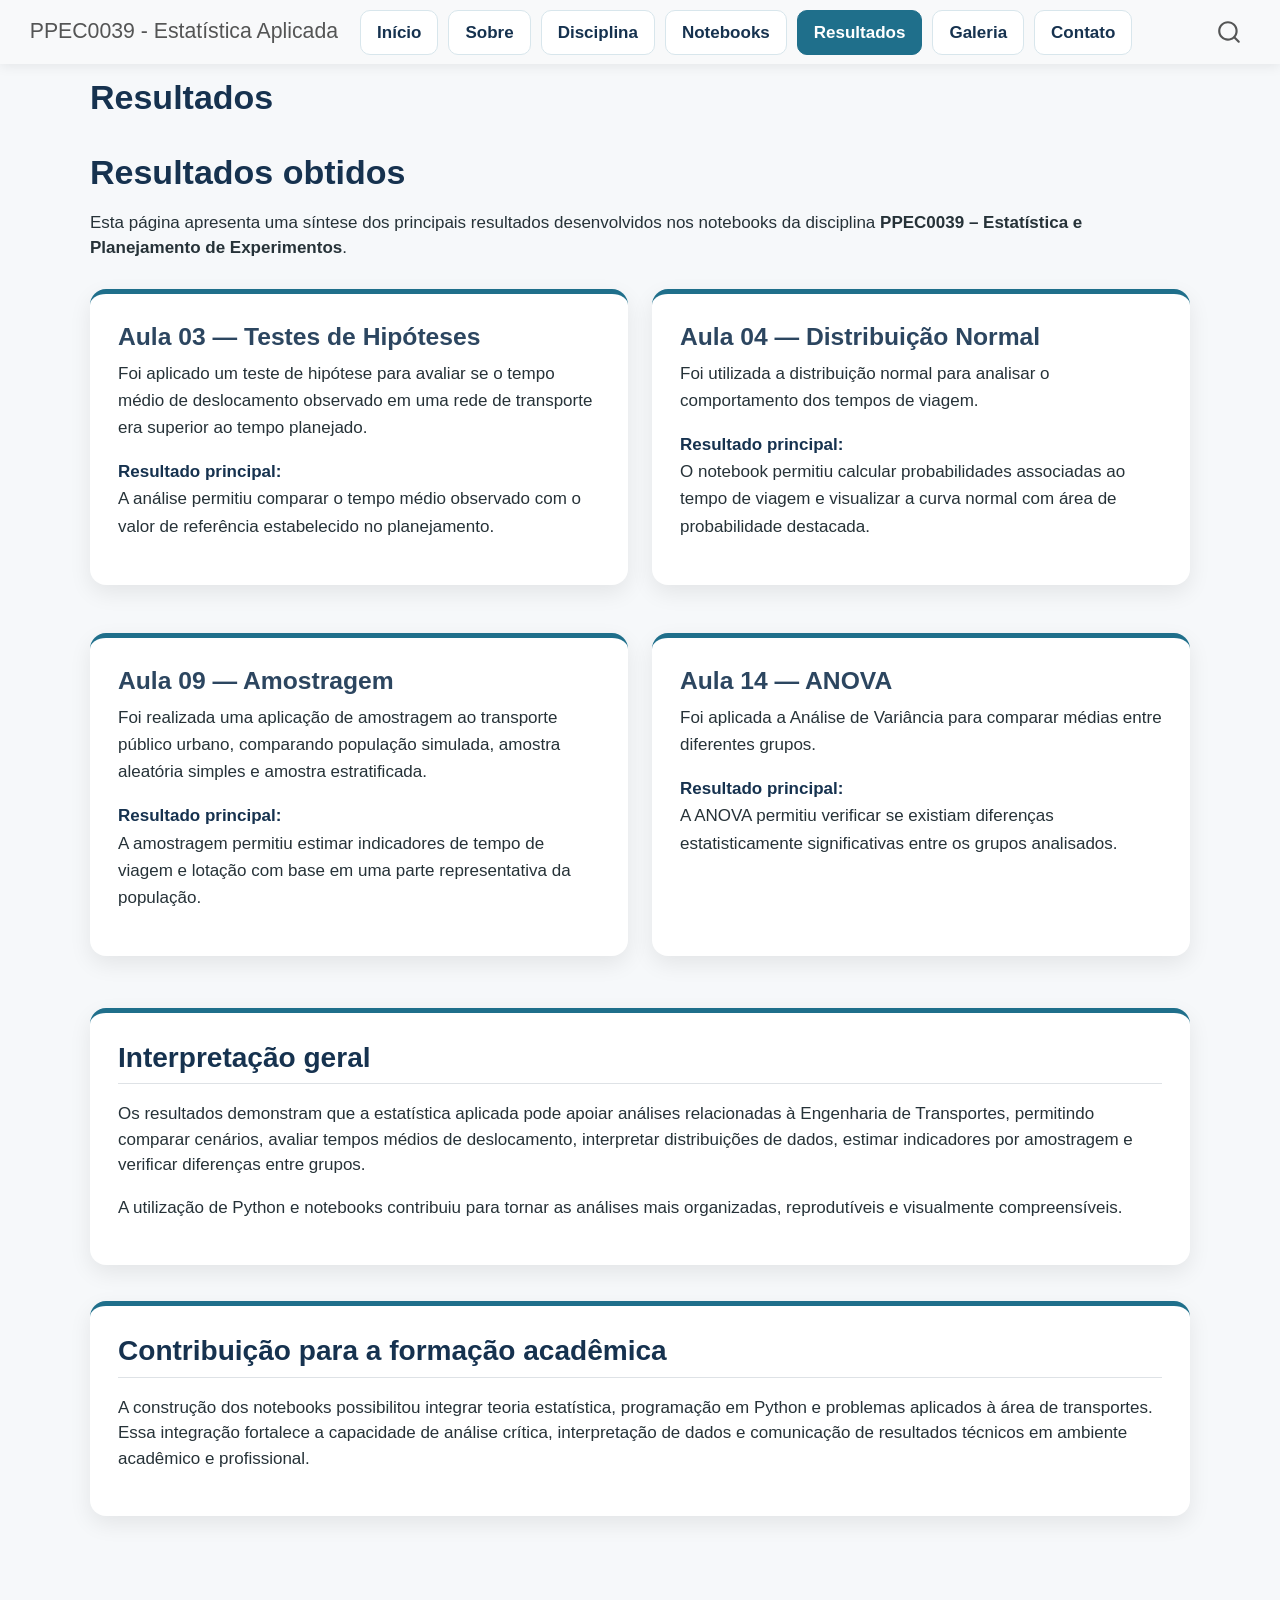
<file: docs/resultados.html>
<!DOCTYPE html>
<html xmlns="http://www.w3.org/1999/xhtml" lang="en" xml:lang="en"><head>

<meta charset="utf-8">
<meta name="generator" content="quarto-1.9.38">

<meta name="viewport" content="width=device-width, initial-scale=1.0, user-scalable=yes">


<title>Resultados – PPEC0039 - Estatística Aplicada</title>
<style>
/* Default styles provided by pandoc.
** See https://pandoc.org/MANUAL.html#variables-for-html for config info.
*/
code{white-space: pre-wrap;}
span.smallcaps{font-variant: small-caps;}
div.columns{display: flex; gap: min(4vw, 1.5em);}
div.column{flex: auto; overflow-x: auto;}
div.hanging-indent{margin-left: 1.5em; text-indent: -1.5em;}
ul.task-list{list-style: none;}
ul.task-list li input[type="checkbox"] {
  width: 0.8em;
  margin: 0 0.8em 0.2em -1em; /* quarto-specific, see https://github.com/quarto-dev/quarto-cli/issues/4556 */ 
  vertical-align: middle;
}
</style>


<script src="site_libs/quarto-nav/quarto-nav.js"></script>
<script src="site_libs/quarto-nav/headroom.min.js"></script>
<script src="site_libs/clipboard/clipboard.min.js"></script>
<script src="site_libs/quarto-search/autocomplete.umd.js"></script>
<script src="site_libs/quarto-search/fuse.min.js"></script>
<script src="site_libs/quarto-search/quarto-search.js"></script>
<meta name="quarto:offset" content="./">
<script src="site_libs/quarto-html/quarto.js" type="module"></script>
<script src="site_libs/quarto-html/tabsets/tabsets.js" type="module"></script>
<script src="site_libs/quarto-html/popper.min.js"></script>
<script src="site_libs/quarto-html/tippy.umd.min.js"></script>
<script src="site_libs/quarto-html/anchor.min.js"></script>
<link href="site_libs/quarto-html/tippy.css" rel="stylesheet">
<link href="site_libs/quarto-html/quarto-syntax-highlighting-15634bcf2e68342d4ad2dfa704d543f6.css" rel="stylesheet" id="quarto-text-highlighting-styles">
<script src="site_libs/bootstrap/bootstrap.min.js"></script>
<link href="site_libs/bootstrap/bootstrap-icons.css" rel="stylesheet">
<link href="site_libs/bootstrap/bootstrap-a0f9fd0d421825b736dc1bbcbcba2219.min.css" rel="stylesheet" append-hash="true" id="quarto-bootstrap" data-mode="light">
<script id="quarto-search-options" type="application/json">{
  "location": "navbar",
  "copy-button": false,
  "collapse-after": 3,
  "panel-placement": "end",
  "type": "overlay",
  "limit": 50,
  "keyboard-shortcut": [
    "f",
    "/",
    "s"
  ],
  "show-item-context": false,
  "language": {
    "search-no-results-text": "No results",
    "search-matching-documents-text": "matching documents",
    "search-copy-link-title": "Copy link to search",
    "search-hide-matches-text": "Hide additional matches",
    "search-more-match-text": "more match in this document",
    "search-more-matches-text": "more matches in this document",
    "search-clear-button-title": "Clear",
    "search-text-placeholder": "",
    "search-detached-cancel-button-title": "Cancel",
    "search-submit-button-title": "Submit",
    "search-label": "Search"
  }
}</script>


<link rel="stylesheet" href="styles.css">
</head>

<body class="nav-fixed quarto-light">

<div id="quarto-search-results"></div>
  <header id="quarto-header" class="headroom fixed-top">
    <nav class="navbar navbar-expand-lg " data-bs-theme="dark">
      <div class="navbar-container container-fluid">
      <div class="navbar-brand-container mx-auto">
    <a class="navbar-brand" href="./index.html">
    <span class="navbar-title">PPEC0039 - Estatística Aplicada</span>
    </a>
  </div>
            <div id="quarto-search" class="" title="Search"></div>
          <button class="navbar-toggler" type="button" data-bs-toggle="collapse" data-bs-target="#navbarCollapse" aria-controls="navbarCollapse" role="menu" aria-expanded="false" aria-label="Toggle navigation" onclick="if (window.quartoToggleHeadroom) { window.quartoToggleHeadroom(); }">
  <span class="navbar-toggler-icon"></span>
</button>
          <div class="collapse navbar-collapse" id="navbarCollapse">
            <ul class="navbar-nav navbar-nav-scroll me-auto">
  <li class="nav-item">
    <a class="nav-link" href="./index.html"> 
<span class="menu-text">Início</span></a>
  </li>  
  <li class="nav-item">
    <a class="nav-link" href="./about.html"> 
<span class="menu-text">Sobre</span></a>
  </li>  
  <li class="nav-item">
    <a class="nav-link" href="./disciplina.html"> 
<span class="menu-text">Disciplina</span></a>
  </li>  
  <li class="nav-item">
    <a class="nav-link" href="./notebooks.html"> 
<span class="menu-text">Notebooks</span></a>
  </li>  
  <li class="nav-item">
    <a class="nav-link active" href="./resultados.html" aria-current="page"> 
<span class="menu-text">Resultados</span></a>
  </li>  
  <li class="nav-item">
    <a class="nav-link" href="./galeria.html"> 
<span class="menu-text">Galeria</span></a>
  </li>  
  <li class="nav-item">
    <a class="nav-link" href="./contato.html"> 
<span class="menu-text">Contato</span></a>
  </li>  
</ul>
          </div> <!-- /navcollapse -->
            <div class="quarto-navbar-tools">
</div>
      </div> <!-- /container-fluid -->
    </nav>
</header>
<!-- content -->
<div id="quarto-content" class="quarto-container page-columns page-rows-contents page-layout-full page-navbar">
<!-- sidebar -->
<!-- margin-sidebar -->
    
<!-- main -->
<main class="content column-page" id="quarto-document-content">

<header id="title-block-header" class="quarto-title-block default">
<div class="quarto-title">
<h1 class="title">Resultados</h1>
</div>



<div class="quarto-title-meta column-page">

    
  
    
  </div>
  


</header>


<section id="resultados-obtidos" class="level1">
<h1>Resultados obtidos</h1>
<p>Esta página apresenta uma síntese dos principais resultados desenvolvidos nos notebooks da disciplina <strong>PPEC0039 – Estatística e Planejamento de Experimentos</strong>.</p>
<div class="grid-cards">
<section id="aula-03-testes-de-hipóteses" class="level3 info-card">
<h3 class="anchored" data-anchor-id="aula-03-testes-de-hipóteses">Aula 03 — Testes de Hipóteses</h3>
<p>Foi aplicado um teste de hipótese para avaliar se o tempo médio de deslocamento observado em uma rede de transporte era superior ao tempo planejado.</p>
<p><strong>Resultado principal:</strong><br>
A análise permitiu comparar o tempo médio observado com o valor de referência estabelecido no planejamento.</p>
</section>
<section id="aula-04-distribuição-normal" class="level3 info-card">
<h3 class="anchored" data-anchor-id="aula-04-distribuição-normal">Aula 04 — Distribuição Normal</h3>
<p>Foi utilizada a distribuição normal para analisar o comportamento dos tempos de viagem.</p>
<p><strong>Resultado principal:</strong><br>
O notebook permitiu calcular probabilidades associadas ao tempo de viagem e visualizar a curva normal com área de probabilidade destacada.</p>
</section>
<section id="aula-09-amostragem" class="level3 info-card">
<h3 class="anchored" data-anchor-id="aula-09-amostragem">Aula 09 — Amostragem</h3>
<p>Foi realizada uma aplicação de amostragem ao transporte público urbano, comparando população simulada, amostra aleatória simples e amostra estratificada.</p>
<p><strong>Resultado principal:</strong><br>
A amostragem permitiu estimar indicadores de tempo de viagem e lotação com base em uma parte representativa da população.</p>
</section>
<section id="aula-14-anova" class="level3 info-card">
<h3 class="anchored" data-anchor-id="aula-14-anova">Aula 14 — ANOVA</h3>
<p>Foi aplicada a Análise de Variância para comparar médias entre diferentes grupos.</p>
<p><strong>Resultado principal:</strong><br>
A ANOVA permitiu verificar se existiam diferenças estatisticamente significativas entre os grupos analisados.</p>
</section>
</div>
<section id="interpretação-geral" class="level2 full-card">
<h2 class="anchored" data-anchor-id="interpretação-geral">Interpretação geral</h2>
<p>Os resultados demonstram que a estatística aplicada pode apoiar análises relacionadas à Engenharia de Transportes, permitindo comparar cenários, avaliar tempos médios de deslocamento, interpretar distribuições de dados, estimar indicadores por amostragem e verificar diferenças entre grupos.</p>
<p>A utilização de Python e notebooks contribuiu para tornar as análises mais organizadas, reprodutíveis e visualmente compreensíveis.</p>
</section>
<section id="contribuição-para-a-formação-acadêmica" class="level2 full-card">
<h2 class="anchored" data-anchor-id="contribuição-para-a-formação-acadêmica">Contribuição para a formação acadêmica</h2>
<p>A construção dos notebooks possibilitou integrar teoria estatística, programação em Python e problemas aplicados à área de transportes. Essa integração fortalece a capacidade de análise crítica, interpretação de dados e comunicação de resultados técnicos em ambiente acadêmico e profissional.</p>
</section>


</section>

</main> <!-- /main -->
<script id="quarto-html-after-body" type="application/javascript">
  window.document.addEventListener("DOMContentLoaded", function (event) {
    const icon = "";
    const anchorJS = new window.AnchorJS();
    anchorJS.options = {
      placement: 'right',
      icon: icon
    };
    anchorJS.add('.anchored');
    const isCodeAnnotation = (el) => {
      for (const clz of el.classList) {
        if (clz.startsWith('code-annotation-')) {                     
          return true;
        }
      }
      return false;
    }
    const onCopySuccess = function(e) {
      // button target
      const button = e.trigger;
      // don't keep focus
      button.blur();
      // flash "checked"
      button.classList.add('code-copy-button-checked');
      var currentTitle = button.getAttribute("title");
      button.setAttribute("title", "Copied!");
      let tooltip;
      if (window.bootstrap) {
        button.setAttribute("data-bs-toggle", "tooltip");
        button.setAttribute("data-bs-placement", "left");
        button.setAttribute("data-bs-title", "Copied!");
        tooltip = new bootstrap.Tooltip(button, 
          { trigger: "manual", 
            customClass: "code-copy-button-tooltip",
            offset: [0, -8]});
        tooltip.show();    
      }
      setTimeout(function() {
        if (tooltip) {
          tooltip.hide();
          button.removeAttribute("data-bs-title");
          button.removeAttribute("data-bs-toggle");
          button.removeAttribute("data-bs-placement");
        }
        button.setAttribute("title", currentTitle);
        button.classList.remove('code-copy-button-checked');
      }, 1000);
      // clear code selection
      e.clearSelection();
    }
    const getTextToCopy = function(trigger) {
      const outerScaffold = trigger.parentElement.cloneNode(true);
      const codeEl = outerScaffold.querySelector('code');
      for (const childEl of codeEl.children) {
        if (isCodeAnnotation(childEl)) {
          childEl.remove();
        }
      }
      return codeEl.innerText;
    }
    const clipboard = new window.ClipboardJS('.code-copy-button:not([data-in-quarto-modal])', {
      text: getTextToCopy
    });
    clipboard.on('success', onCopySuccess);
    if (window.document.getElementById('quarto-embedded-source-code-modal')) {
      const clipboardModal = new window.ClipboardJS('.code-copy-button[data-in-quarto-modal]', {
        text: getTextToCopy,
        container: window.document.getElementById('quarto-embedded-source-code-modal')
      });
      clipboardModal.on('success', onCopySuccess);
    }
      var localhostRegex = new RegExp(/^(?:http|https):\/\/localhost\:?[0-9]*\//);
      var mailtoRegex = new RegExp(/^mailto:/);
        var filterRegex = new RegExp('/' + window.location.host + '/');
      var isInternal = (href) => {
          return filterRegex.test(href) || localhostRegex.test(href) || mailtoRegex.test(href);
      }
      // Inspect non-navigation links and adorn them if external
     var links = window.document.querySelectorAll('a[href]:not(.nav-link):not(.navbar-brand):not(.toc-action):not(.sidebar-link):not(.sidebar-item-toggle):not(.pagination-link):not(.no-external):not([aria-hidden]):not(.dropdown-item):not(.quarto-navigation-tool):not(.about-link)');
      for (var i=0; i<links.length; i++) {
        const link = links[i];
        if (!isInternal(link.href)) {
          // undo the damage that might have been done by quarto-nav.js in the case of
          // links that we want to consider external
          if (link.dataset.originalHref !== undefined) {
            link.href = link.dataset.originalHref;
          }
        }
      }
    function tippyHover(el, contentFn, onTriggerFn, onUntriggerFn) {
      const config = {
        allowHTML: true,
        maxWidth: 500,
        delay: 100,
        arrow: false,
        appendTo: function(el) {
            return el.parentElement;
        },
        interactive: true,
        interactiveBorder: 10,
        theme: 'quarto',
        placement: 'bottom-start',
      };
      if (contentFn) {
        config.content = contentFn;
      }
      if (onTriggerFn) {
        config.onTrigger = onTriggerFn;
      }
      if (onUntriggerFn) {
        config.onUntrigger = onUntriggerFn;
      }
      window.tippy(el, config); 
    }
    const noterefs = window.document.querySelectorAll('a[role="doc-noteref"]');
    for (var i=0; i<noterefs.length; i++) {
      const ref = noterefs[i];
      tippyHover(ref, function() {
        // use id or data attribute instead here
        let href = ref.getAttribute('data-footnote-href') || ref.getAttribute('href');
        try { href = new URL(href).hash; } catch {}
        const id = href.replace(/^#\/?/, "");
        const note = window.document.getElementById(id);
        if (note) {
          return note.innerHTML;
        } else {
          return "";
        }
      });
    }
    const xrefs = window.document.querySelectorAll('a.quarto-xref');
    const processXRef = (id, note) => {
      // Strip column container classes
      const stripColumnClz = (el) => {
        el.classList.remove("page-full", "page-columns");
        if (el.children) {
          for (const child of el.children) {
            stripColumnClz(child);
          }
        }
      }
      stripColumnClz(note)
      if (id === null || id.startsWith('sec-')) {
        // Special case sections, only their first couple elements
        const container = document.createElement("div");
        if (note.children && note.children.length > 2) {
          container.appendChild(note.children[0].cloneNode(true));
          for (let i = 1; i < note.children.length; i++) {
            const child = note.children[i];
            if (child.tagName === "P" && child.innerText === "") {
              continue;
            } else {
              container.appendChild(child.cloneNode(true));
              break;
            }
          }
          if (window.Quarto?.typesetMath) {
            window.Quarto.typesetMath(container);
          }
          return container.innerHTML
        } else {
          if (window.Quarto?.typesetMath) {
            window.Quarto.typesetMath(note);
          }
          return note.innerHTML;
        }
      } else {
        // Remove any anchor links if they are present
        const anchorLink = note.querySelector('a.anchorjs-link');
        if (anchorLink) {
          anchorLink.remove();
        }
        if (window.Quarto?.typesetMath) {
          window.Quarto.typesetMath(note);
        }
        if (note.classList.contains("callout")) {
          return note.outerHTML;
        } else {
          return note.innerHTML;
        }
      }
    }
    for (var i=0; i<xrefs.length; i++) {
      const xref = xrefs[i];
      tippyHover(xref, undefined, function(instance) {
        instance.disable();
        let url = xref.getAttribute('href');
        let hash = undefined; 
        if (url.startsWith('#')) {
          hash = url;
        } else {
          try { hash = new URL(url).hash; } catch {}
        }
        if (hash) {
          const id = hash.replace(/^#\/?/, "");
          const note = window.document.getElementById(id);
          if (note !== null) {
            try {
              const html = processXRef(id, note.cloneNode(true));
              instance.setContent(html);
            } finally {
              instance.enable();
              instance.show();
            }
          } else {
            // See if we can fetch this
            fetch(url.split('#')[0])
            .then(res => res.text())
            .then(html => {
              const parser = new DOMParser();
              const htmlDoc = parser.parseFromString(html, "text/html");
              const note = htmlDoc.getElementById(id);
              if (note !== null) {
                const html = processXRef(id, note);
                instance.setContent(html);
              } 
            }).finally(() => {
              instance.enable();
              instance.show();
            });
          }
        } else {
          // See if we can fetch a full url (with no hash to target)
          // This is a special case and we should probably do some content thinning / targeting
          fetch(url)
          .then(res => res.text())
          .then(html => {
            const parser = new DOMParser();
            const htmlDoc = parser.parseFromString(html, "text/html");
            const note = htmlDoc.querySelector('main.content');
            if (note !== null) {
              // This should only happen for chapter cross references
              // (since there is no id in the URL)
              // remove the first header
              if (note.children.length > 0 && note.children[0].tagName === "HEADER") {
                note.children[0].remove();
              }
              const html = processXRef(null, note);
              instance.setContent(html);
            } 
          }).finally(() => {
            instance.enable();
            instance.show();
          });
        }
      }, function(instance) {
      });
    }
        let selectedAnnoteEl;
        const selectorForAnnotation = ( cell, annotation) => {
          let cellAttr = 'data-code-cell="' + cell + '"';
          let lineAttr = 'data-code-annotation="' +  annotation + '"';
          const selector = 'span[' + cellAttr + '][' + lineAttr + ']';
          return selector;
        }
        const selectCodeLines = (annoteEl) => {
          const doc = window.document;
          const targetCell = annoteEl.getAttribute("data-target-cell");
          const targetAnnotation = annoteEl.getAttribute("data-target-annotation");
          const annoteSpan = window.document.querySelector(selectorForAnnotation(targetCell, targetAnnotation));
          const lines = annoteSpan.getAttribute("data-code-lines").split(",");
          const lineIds = lines.map((line) => {
            return targetCell + "-" + line;
          })
          let top = null;
          let height = null;
          let parent = null;
          if (lineIds.length > 0) {
              //compute the position of the single el (top and bottom and make a div)
              const el = window.document.getElementById(lineIds[0]);
              top = el.offsetTop;
              height = el.offsetHeight;
              parent = el.parentElement.parentElement;
            if (lineIds.length > 1) {
              const lastEl = window.document.getElementById(lineIds[lineIds.length - 1]);
              const bottom = lastEl.offsetTop + lastEl.offsetHeight;
              height = bottom - top;
            }
            if (top !== null && height !== null && parent !== null) {
              // cook up a div (if necessary) and position it 
              let div = window.document.getElementById("code-annotation-line-highlight");
              if (div === null) {
                div = window.document.createElement("div");
                div.setAttribute("id", "code-annotation-line-highlight");
                div.style.position = 'absolute';
                parent.appendChild(div);
              }
              div.style.top = top - 2 + "px";
              div.style.height = height + 4 + "px";
              div.style.left = 0;
              let gutterDiv = window.document.getElementById("code-annotation-line-highlight-gutter");
              if (gutterDiv === null) {
                gutterDiv = window.document.createElement("div");
                gutterDiv.setAttribute("id", "code-annotation-line-highlight-gutter");
                gutterDiv.style.position = 'absolute';
                const codeCell = window.document.getElementById(targetCell);
                const gutter = codeCell.querySelector('.code-annotation-gutter');
                gutter.appendChild(gutterDiv);
              }
              gutterDiv.style.top = top - 2 + "px";
              gutterDiv.style.height = height + 4 + "px";
            }
            selectedAnnoteEl = annoteEl;
          }
        };
        const unselectCodeLines = () => {
          const elementsIds = ["code-annotation-line-highlight", "code-annotation-line-highlight-gutter"];
          elementsIds.forEach((elId) => {
            const div = window.document.getElementById(elId);
            if (div) {
              div.remove();
            }
          });
          selectedAnnoteEl = undefined;
        };
          // Handle positioning of the toggle
      window.addEventListener(
        "resize",
        throttle(() => {
          elRect = undefined;
          if (selectedAnnoteEl) {
            selectCodeLines(selectedAnnoteEl);
          }
        }, 10)
      );
      function throttle(fn, ms) {
      let throttle = false;
      let timer;
        return (...args) => {
          if(!throttle) { // first call gets through
              fn.apply(this, args);
              throttle = true;
          } else { // all the others get throttled
              if(timer) clearTimeout(timer); // cancel #2
              timer = setTimeout(() => {
                fn.apply(this, args);
                timer = throttle = false;
              }, ms);
          }
        };
      }
        // Attach click handler to the DT
        const annoteDls = window.document.querySelectorAll('dt[data-target-cell]');
        for (const annoteDlNode of annoteDls) {
          annoteDlNode.addEventListener('click', (event) => {
            const clickedEl = event.target;
            if (clickedEl !== selectedAnnoteEl) {
              unselectCodeLines();
              const activeEl = window.document.querySelector('dt[data-target-cell].code-annotation-active');
              if (activeEl) {
                activeEl.classList.remove('code-annotation-active');
              }
              selectCodeLines(clickedEl);
              clickedEl.classList.add('code-annotation-active');
            } else {
              // Unselect the line
              unselectCodeLines();
              clickedEl.classList.remove('code-annotation-active');
            }
          });
        }
    const findCites = (el) => {
      const parentEl = el.parentElement;
      if (parentEl) {
        const cites = parentEl.dataset.cites;
        if (cites) {
          return {
            el,
            cites: cites.split(' ')
          };
        } else {
          return findCites(el.parentElement)
        }
      } else {
        return undefined;
      }
    };
    var bibliorefs = window.document.querySelectorAll('a[role="doc-biblioref"]');
    for (var i=0; i<bibliorefs.length; i++) {
      const ref = bibliorefs[i];
      const citeInfo = findCites(ref);
      if (citeInfo) {
        tippyHover(citeInfo.el, function() {
          var popup = window.document.createElement('div');
          citeInfo.cites.forEach(function(cite) {
            var citeDiv = window.document.createElement('div');
            citeDiv.classList.add('hanging-indent');
            citeDiv.classList.add('csl-entry');
            var biblioDiv = window.document.getElementById('ref-' + cite);
            if (biblioDiv) {
              citeDiv.innerHTML = biblioDiv.innerHTML;
            }
            popup.appendChild(citeDiv);
          });
          return popup.innerHTML;
        });
      }
    }
  });
  </script>
</div> <!-- /content -->




</body></html>
</file>
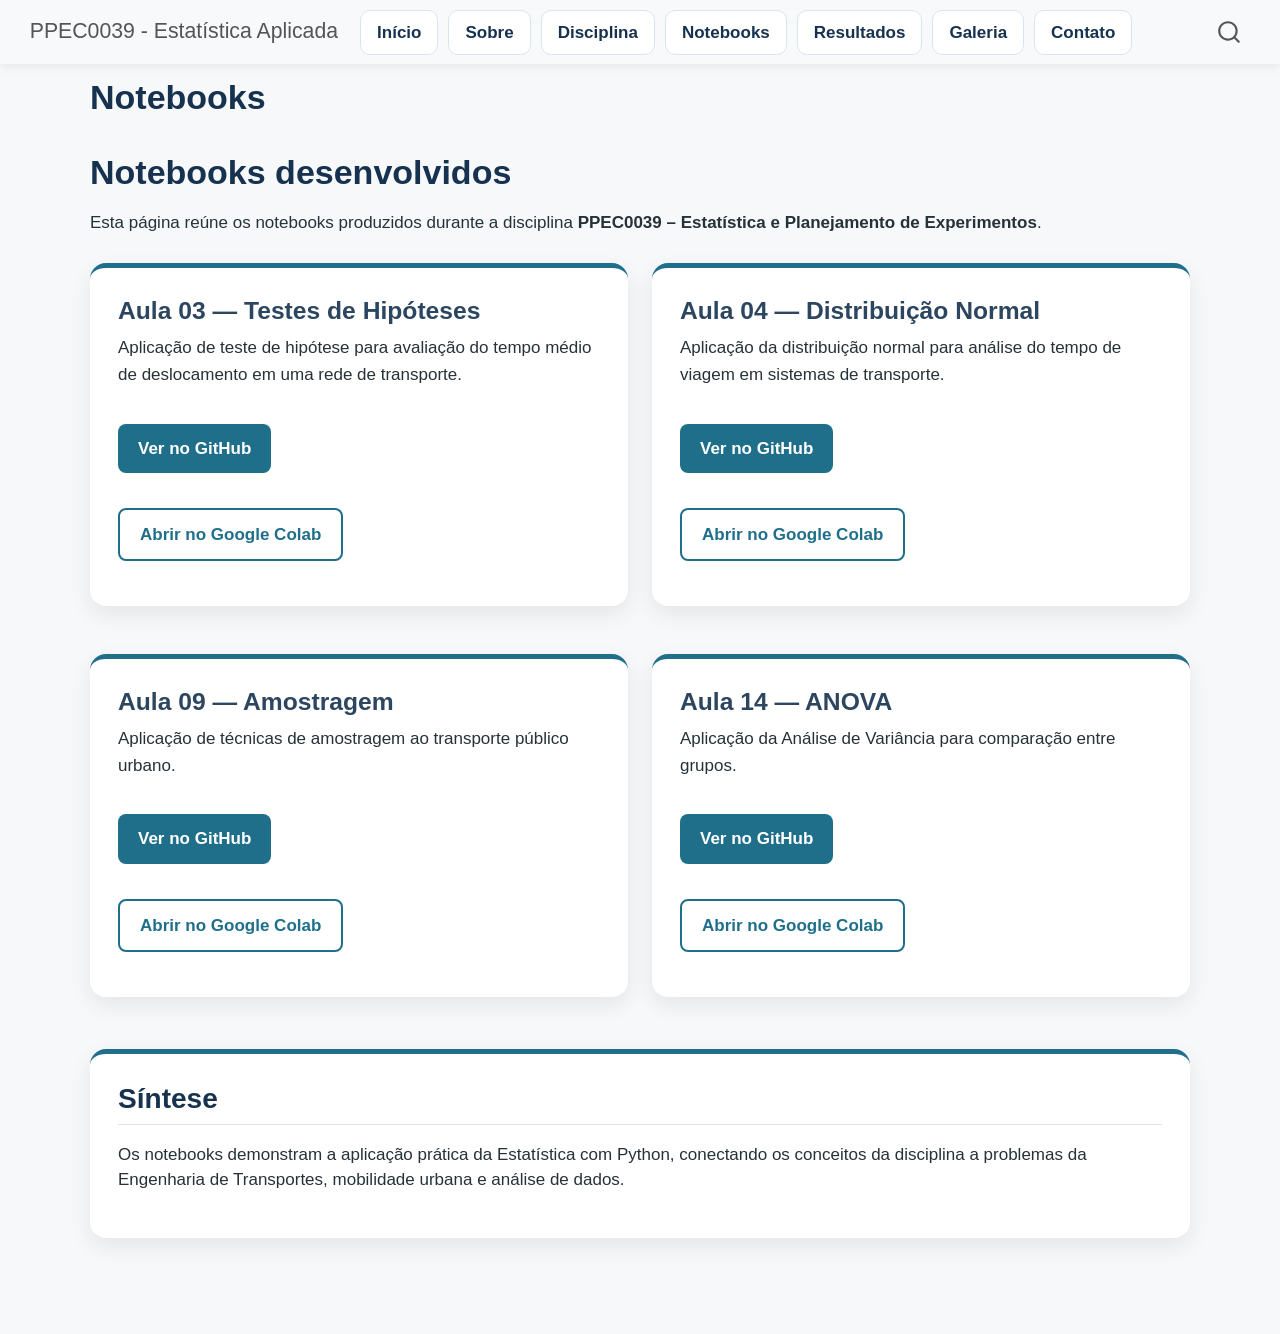
<file: docs/QMD/notebooks.html>
<!DOCTYPE html>
<html xmlns="http://www.w3.org/1999/xhtml" lang="en" xml:lang="en"><head>

<meta charset="utf-8">
<meta name="generator" content="quarto-1.9.38">

<meta name="viewport" content="width=device-width, initial-scale=1.0, user-scalable=yes">


<title>Notebooks – PPEC0039 - Estatística Aplicada</title>
<style>
/* Default styles provided by pandoc.
** See https://pandoc.org/MANUAL.html#variables-for-html for config info.
*/
code{white-space: pre-wrap;}
span.smallcaps{font-variant: small-caps;}
div.columns{display: flex; gap: min(4vw, 1.5em);}
div.column{flex: auto; overflow-x: auto;}
div.hanging-indent{margin-left: 1.5em; text-indent: -1.5em;}
ul.task-list{list-style: none;}
ul.task-list li input[type="checkbox"] {
  width: 0.8em;
  margin: 0 0.8em 0.2em -1em; /* quarto-specific, see https://github.com/quarto-dev/quarto-cli/issues/4556 */ 
  vertical-align: middle;
}
</style>


<script src="../site_libs/quarto-nav/quarto-nav.js"></script>
<script src="../site_libs/quarto-nav/headroom.min.js"></script>
<script src="../site_libs/clipboard/clipboard.min.js"></script>
<script src="../site_libs/quarto-search/autocomplete.umd.js"></script>
<script src="../site_libs/quarto-search/fuse.min.js"></script>
<script src="../site_libs/quarto-search/quarto-search.js"></script>
<meta name="quarto:offset" content="../">
<script src="../site_libs/quarto-html/quarto.js" type="module"></script>
<script src="../site_libs/quarto-html/tabsets/tabsets.js" type="module"></script>
<script src="../site_libs/quarto-html/popper.min.js"></script>
<script src="../site_libs/quarto-html/tippy.umd.min.js"></script>
<script src="../site_libs/quarto-html/anchor.min.js"></script>
<link href="../site_libs/quarto-html/tippy.css" rel="stylesheet">
<link href="../site_libs/quarto-html/quarto-syntax-highlighting-15634bcf2e68342d4ad2dfa704d543f6.css" rel="stylesheet" id="quarto-text-highlighting-styles">
<script src="../site_libs/bootstrap/bootstrap.min.js"></script>
<link href="../site_libs/bootstrap/bootstrap-icons.css" rel="stylesheet">
<link href="../site_libs/bootstrap/bootstrap-a0f9fd0d421825b736dc1bbcbcba2219.min.css" rel="stylesheet" append-hash="true" id="quarto-bootstrap" data-mode="light">
<script id="quarto-search-options" type="application/json">{
  "location": "navbar",
  "copy-button": false,
  "collapse-after": 3,
  "panel-placement": "end",
  "type": "overlay",
  "limit": 50,
  "keyboard-shortcut": [
    "f",
    "/",
    "s"
  ],
  "show-item-context": false,
  "language": {
    "search-no-results-text": "No results",
    "search-matching-documents-text": "matching documents",
    "search-copy-link-title": "Copy link to search",
    "search-hide-matches-text": "Hide additional matches",
    "search-more-match-text": "more match in this document",
    "search-more-matches-text": "more matches in this document",
    "search-clear-button-title": "Clear",
    "search-text-placeholder": "",
    "search-detached-cancel-button-title": "Cancel",
    "search-submit-button-title": "Submit",
    "search-label": "Search"
  }
}</script>


<link rel="stylesheet" href="../styles.css">
</head>

<body class="nav-fixed quarto-light">

<div id="quarto-search-results"></div>
  <header id="quarto-header" class="headroom fixed-top">
    <nav class="navbar navbar-expand-lg " data-bs-theme="dark">
      <div class="navbar-container container-fluid">
      <div class="navbar-brand-container mx-auto">
    <a class="navbar-brand" href="../index.html">
    <span class="navbar-title">PPEC0039 - Estatística Aplicada</span>
    </a>
  </div>
            <div id="quarto-search" class="" title="Search"></div>
          <button class="navbar-toggler" type="button" data-bs-toggle="collapse" data-bs-target="#navbarCollapse" aria-controls="navbarCollapse" role="menu" aria-expanded="false" aria-label="Toggle navigation" onclick="if (window.quartoToggleHeadroom) { window.quartoToggleHeadroom(); }">
  <span class="navbar-toggler-icon"></span>
</button>
          <div class="collapse navbar-collapse" id="navbarCollapse">
            <ul class="navbar-nav navbar-nav-scroll me-auto">
  <li class="nav-item">
    <a class="nav-link" href="../index.html"> 
<span class="menu-text">Início</span></a>
  </li>  
  <li class="nav-item">
    <a class="nav-link" href="../about.html"> 
<span class="menu-text">Sobre</span></a>
  </li>  
  <li class="nav-item">
    <a class="nav-link" href="../disciplina.html"> 
<span class="menu-text">Disciplina</span></a>
  </li>  
  <li class="nav-item">
    <a class="nav-link" href="../notebooks.html"> 
<span class="menu-text">Notebooks</span></a>
  </li>  
  <li class="nav-item">
    <a class="nav-link" href="../resultados.html"> 
<span class="menu-text">Resultados</span></a>
  </li>  
  <li class="nav-item">
    <a class="nav-link" href="../galeria.html"> 
<span class="menu-text">Galeria</span></a>
  </li>  
  <li class="nav-item">
    <a class="nav-link" href="../contato.html"> 
<span class="menu-text">Contato</span></a>
  </li>  
</ul>
          </div> <!-- /navcollapse -->
            <div class="quarto-navbar-tools">
</div>
      </div> <!-- /container-fluid -->
    </nav>
</header>
<!-- content -->
<div id="quarto-content" class="quarto-container page-columns page-rows-contents page-layout-full page-navbar">
<!-- sidebar -->
<!-- margin-sidebar -->
    
<!-- main -->
<main class="content column-page" id="quarto-document-content">

<header id="title-block-header" class="quarto-title-block default">
<div class="quarto-title">
<h1 class="title">Notebooks</h1>
</div>



<div class="quarto-title-meta column-page">

    
  
    
  </div>
  


</header>


<section id="notebooks-desenvolvidos" class="level1">
<h1>Notebooks desenvolvidos</h1>
<p>Esta página reúne os notebooks produzidos durante a disciplina <strong>PPEC0039 – Estatística e Planejamento de Experimentos</strong>.</p>
<div class="grid-cards">
<section id="aula-03-testes-de-hipóteses" class="level3 info-card">
<h3 class="anchored" data-anchor-id="aula-03-testes-de-hipóteses">Aula 03 — Testes de Hipóteses</h3>
<p>Aplicação de teste de hipótese para avaliação do tempo médio de deslocamento em uma rede de transporte.</p>
<p><a href="https://github.com/Vbrandao13/ppec-0039-estatistica-aplicada/blob/main/aulas/aula-03/codigos/aula-03.ipynb.ipynb" target="_blank" class="btn-github">Ver no GitHub</a></p>
<p><a href="https://colab.research.google.com/github/Vbrandao13/ppec-0039-estatistica-aplicada/blob/main/aulas/aula-03/codigos/aula-03.ipynb.ipynb" target="_blank" class="btn-colab">Abrir no Google Colab</a></p>
</section>
<section id="aula-04-distribuição-normal" class="level3 info-card">
<h3 class="anchored" data-anchor-id="aula-04-distribuição-normal">Aula 04 — Distribuição Normal</h3>
<p>Aplicação da distribuição normal para análise do tempo de viagem em sistemas de transporte.</p>
<p><a href="https://github.com/Vbrandao13/ppec-0039-estatistica-aplicada/blob/main/aulas/aula-04/codigos/tempo_viagem_distribuicao_normal_grafico.ipynb" target="_blank" class="btn-github">Ver no GitHub</a></p>
<p><a href="https://colab.research.google.com/github/Vbrandao13/ppec-0039-estatistica-aplicada/blob/main/aulas/aula-04/codigos/tempo_viagem_distribuicao_normal_grafico.ipynb" target="_blank" class="btn-colab">Abrir no Google Colab</a></p>
</section>
<section id="aula-09-amostragem" class="level3 info-card">
<h3 class="anchored" data-anchor-id="aula-09-amostragem">Aula 09 — Amostragem</h3>
<p>Aplicação de técnicas de amostragem ao transporte público urbano.</p>
<p><a href="https://github.com/Vbrandao13/ppec-0039-estatistica-aplicada/blob/main/aulas/aula-09/codigos/amostragem_transporte_publico.ipynb" target="_blank" class="btn-github"> Ver no GitHub </a></p>
<p><a href="https://colab.research.google.com/github/Vbrandao13/ppec-0039-estatistica-aplicada/blob/main/aulas/aula-09/codigos/amostragem_transporte_publico.ipynb" target="_blank" class="btn-colab"> Abrir no Google Colab </a></p>
</section>
<section id="aula-14-anova" class="level3 info-card">
<h3 class="anchored" data-anchor-id="aula-14-anova">Aula 14 — ANOVA</h3>
<p>Aplicação da Análise de Variância para comparação entre grupos.</p>
<p><a href="https://github.com/Vbrandao13/ppec-0039-estatistica-aplicada/blob/main/aulas/aula-14/codigos/aula-14.ipynb" target="_blank" class="btn-github">Ver no GitHub</a></p>
<p><a href="https://colab.research.google.com/github/Vbrandao13/ppec-0039-estatistica-aplicada/blob/main/aulas/aula-14/codigos/aula-14.ipynb" target="_blank" class="btn-colab">Abrir no Google Colab</a></p>
</section>
</div>
<section id="síntese" class="level2 full-card">
<h2 class="anchored" data-anchor-id="síntese">Síntese</h2>
<p>Os notebooks demonstram a aplicação prática da Estatística com Python, conectando os conceitos da disciplina a problemas da Engenharia de Transportes, mobilidade urbana e análise de dados.</p>
</section>


</section>

</main> <!-- /main -->
<script id="quarto-html-after-body" type="application/javascript">
  window.document.addEventListener("DOMContentLoaded", function (event) {
    const icon = "";
    const anchorJS = new window.AnchorJS();
    anchorJS.options = {
      placement: 'right',
      icon: icon
    };
    anchorJS.add('.anchored');
    const isCodeAnnotation = (el) => {
      for (const clz of el.classList) {
        if (clz.startsWith('code-annotation-')) {                     
          return true;
        }
      }
      return false;
    }
    const onCopySuccess = function(e) {
      // button target
      const button = e.trigger;
      // don't keep focus
      button.blur();
      // flash "checked"
      button.classList.add('code-copy-button-checked');
      var currentTitle = button.getAttribute("title");
      button.setAttribute("title", "Copied!");
      let tooltip;
      if (window.bootstrap) {
        button.setAttribute("data-bs-toggle", "tooltip");
        button.setAttribute("data-bs-placement", "left");
        button.setAttribute("data-bs-title", "Copied!");
        tooltip = new bootstrap.Tooltip(button, 
          { trigger: "manual", 
            customClass: "code-copy-button-tooltip",
            offset: [0, -8]});
        tooltip.show();    
      }
      setTimeout(function() {
        if (tooltip) {
          tooltip.hide();
          button.removeAttribute("data-bs-title");
          button.removeAttribute("data-bs-toggle");
          button.removeAttribute("data-bs-placement");
        }
        button.setAttribute("title", currentTitle);
        button.classList.remove('code-copy-button-checked');
      }, 1000);
      // clear code selection
      e.clearSelection();
    }
    const getTextToCopy = function(trigger) {
      const outerScaffold = trigger.parentElement.cloneNode(true);
      const codeEl = outerScaffold.querySelector('code');
      for (const childEl of codeEl.children) {
        if (isCodeAnnotation(childEl)) {
          childEl.remove();
        }
      }
      return codeEl.innerText;
    }
    const clipboard = new window.ClipboardJS('.code-copy-button:not([data-in-quarto-modal])', {
      text: getTextToCopy
    });
    clipboard.on('success', onCopySuccess);
    if (window.document.getElementById('quarto-embedded-source-code-modal')) {
      const clipboardModal = new window.ClipboardJS('.code-copy-button[data-in-quarto-modal]', {
        text: getTextToCopy,
        container: window.document.getElementById('quarto-embedded-source-code-modal')
      });
      clipboardModal.on('success', onCopySuccess);
    }
      var localhostRegex = new RegExp(/^(?:http|https):\/\/localhost\:?[0-9]*\//);
      var mailtoRegex = new RegExp(/^mailto:/);
        var filterRegex = new RegExp('/' + window.location.host + '/');
      var isInternal = (href) => {
          return filterRegex.test(href) || localhostRegex.test(href) || mailtoRegex.test(href);
      }
      // Inspect non-navigation links and adorn them if external
     var links = window.document.querySelectorAll('a[href]:not(.nav-link):not(.navbar-brand):not(.toc-action):not(.sidebar-link):not(.sidebar-item-toggle):not(.pagination-link):not(.no-external):not([aria-hidden]):not(.dropdown-item):not(.quarto-navigation-tool):not(.about-link)');
      for (var i=0; i<links.length; i++) {
        const link = links[i];
        if (!isInternal(link.href)) {
          // undo the damage that might have been done by quarto-nav.js in the case of
          // links that we want to consider external
          if (link.dataset.originalHref !== undefined) {
            link.href = link.dataset.originalHref;
          }
        }
      }
    function tippyHover(el, contentFn, onTriggerFn, onUntriggerFn) {
      const config = {
        allowHTML: true,
        maxWidth: 500,
        delay: 100,
        arrow: false,
        appendTo: function(el) {
            return el.parentElement;
        },
        interactive: true,
        interactiveBorder: 10,
        theme: 'quarto',
        placement: 'bottom-start',
      };
      if (contentFn) {
        config.content = contentFn;
      }
      if (onTriggerFn) {
        config.onTrigger = onTriggerFn;
      }
      if (onUntriggerFn) {
        config.onUntrigger = onUntriggerFn;
      }
      window.tippy(el, config); 
    }
    const noterefs = window.document.querySelectorAll('a[role="doc-noteref"]');
    for (var i=0; i<noterefs.length; i++) {
      const ref = noterefs[i];
      tippyHover(ref, function() {
        // use id or data attribute instead here
        let href = ref.getAttribute('data-footnote-href') || ref.getAttribute('href');
        try { href = new URL(href).hash; } catch {}
        const id = href.replace(/^#\/?/, "");
        const note = window.document.getElementById(id);
        if (note) {
          return note.innerHTML;
        } else {
          return "";
        }
      });
    }
    const xrefs = window.document.querySelectorAll('a.quarto-xref');
    const processXRef = (id, note) => {
      // Strip column container classes
      const stripColumnClz = (el) => {
        el.classList.remove("page-full", "page-columns");
        if (el.children) {
          for (const child of el.children) {
            stripColumnClz(child);
          }
        }
      }
      stripColumnClz(note)
      if (id === null || id.startsWith('sec-')) {
        // Special case sections, only their first couple elements
        const container = document.createElement("div");
        if (note.children && note.children.length > 2) {
          container.appendChild(note.children[0].cloneNode(true));
          for (let i = 1; i < note.children.length; i++) {
            const child = note.children[i];
            if (child.tagName === "P" && child.innerText === "") {
              continue;
            } else {
              container.appendChild(child.cloneNode(true));
              break;
            }
          }
          if (window.Quarto?.typesetMath) {
            window.Quarto.typesetMath(container);
          }
          return container.innerHTML
        } else {
          if (window.Quarto?.typesetMath) {
            window.Quarto.typesetMath(note);
          }
          return note.innerHTML;
        }
      } else {
        // Remove any anchor links if they are present
        const anchorLink = note.querySelector('a.anchorjs-link');
        if (anchorLink) {
          anchorLink.remove();
        }
        if (window.Quarto?.typesetMath) {
          window.Quarto.typesetMath(note);
        }
        if (note.classList.contains("callout")) {
          return note.outerHTML;
        } else {
          return note.innerHTML;
        }
      }
    }
    for (var i=0; i<xrefs.length; i++) {
      const xref = xrefs[i];
      tippyHover(xref, undefined, function(instance) {
        instance.disable();
        let url = xref.getAttribute('href');
        let hash = undefined; 
        if (url.startsWith('#')) {
          hash = url;
        } else {
          try { hash = new URL(url).hash; } catch {}
        }
        if (hash) {
          const id = hash.replace(/^#\/?/, "");
          const note = window.document.getElementById(id);
          if (note !== null) {
            try {
              const html = processXRef(id, note.cloneNode(true));
              instance.setContent(html);
            } finally {
              instance.enable();
              instance.show();
            }
          } else {
            // See if we can fetch this
            fetch(url.split('#')[0])
            .then(res => res.text())
            .then(html => {
              const parser = new DOMParser();
              const htmlDoc = parser.parseFromString(html, "text/html");
              const note = htmlDoc.getElementById(id);
              if (note !== null) {
                const html = processXRef(id, note);
                instance.setContent(html);
              } 
            }).finally(() => {
              instance.enable();
              instance.show();
            });
          }
        } else {
          // See if we can fetch a full url (with no hash to target)
          // This is a special case and we should probably do some content thinning / targeting
          fetch(url)
          .then(res => res.text())
          .then(html => {
            const parser = new DOMParser();
            const htmlDoc = parser.parseFromString(html, "text/html");
            const note = htmlDoc.querySelector('main.content');
            if (note !== null) {
              // This should only happen for chapter cross references
              // (since there is no id in the URL)
              // remove the first header
              if (note.children.length > 0 && note.children[0].tagName === "HEADER") {
                note.children[0].remove();
              }
              const html = processXRef(null, note);
              instance.setContent(html);
            } 
          }).finally(() => {
            instance.enable();
            instance.show();
          });
        }
      }, function(instance) {
      });
    }
        let selectedAnnoteEl;
        const selectorForAnnotation = ( cell, annotation) => {
          let cellAttr = 'data-code-cell="' + cell + '"';
          let lineAttr = 'data-code-annotation="' +  annotation + '"';
          const selector = 'span[' + cellAttr + '][' + lineAttr + ']';
          return selector;
        }
        const selectCodeLines = (annoteEl) => {
          const doc = window.document;
          const targetCell = annoteEl.getAttribute("data-target-cell");
          const targetAnnotation = annoteEl.getAttribute("data-target-annotation");
          const annoteSpan = window.document.querySelector(selectorForAnnotation(targetCell, targetAnnotation));
          const lines = annoteSpan.getAttribute("data-code-lines").split(",");
          const lineIds = lines.map((line) => {
            return targetCell + "-" + line;
          })
          let top = null;
          let height = null;
          let parent = null;
          if (lineIds.length > 0) {
              //compute the position of the single el (top and bottom and make a div)
              const el = window.document.getElementById(lineIds[0]);
              top = el.offsetTop;
              height = el.offsetHeight;
              parent = el.parentElement.parentElement;
            if (lineIds.length > 1) {
              const lastEl = window.document.getElementById(lineIds[lineIds.length - 1]);
              const bottom = lastEl.offsetTop + lastEl.offsetHeight;
              height = bottom - top;
            }
            if (top !== null && height !== null && parent !== null) {
              // cook up a div (if necessary) and position it 
              let div = window.document.getElementById("code-annotation-line-highlight");
              if (div === null) {
                div = window.document.createElement("div");
                div.setAttribute("id", "code-annotation-line-highlight");
                div.style.position = 'absolute';
                parent.appendChild(div);
              }
              div.style.top = top - 2 + "px";
              div.style.height = height + 4 + "px";
              div.style.left = 0;
              let gutterDiv = window.document.getElementById("code-annotation-line-highlight-gutter");
              if (gutterDiv === null) {
                gutterDiv = window.document.createElement("div");
                gutterDiv.setAttribute("id", "code-annotation-line-highlight-gutter");
                gutterDiv.style.position = 'absolute';
                const codeCell = window.document.getElementById(targetCell);
                const gutter = codeCell.querySelector('.code-annotation-gutter');
                gutter.appendChild(gutterDiv);
              }
              gutterDiv.style.top = top - 2 + "px";
              gutterDiv.style.height = height + 4 + "px";
            }
            selectedAnnoteEl = annoteEl;
          }
        };
        const unselectCodeLines = () => {
          const elementsIds = ["code-annotation-line-highlight", "code-annotation-line-highlight-gutter"];
          elementsIds.forEach((elId) => {
            const div = window.document.getElementById(elId);
            if (div) {
              div.remove();
            }
          });
          selectedAnnoteEl = undefined;
        };
          // Handle positioning of the toggle
      window.addEventListener(
        "resize",
        throttle(() => {
          elRect = undefined;
          if (selectedAnnoteEl) {
            selectCodeLines(selectedAnnoteEl);
          }
        }, 10)
      );
      function throttle(fn, ms) {
      let throttle = false;
      let timer;
        return (...args) => {
          if(!throttle) { // first call gets through
              fn.apply(this, args);
              throttle = true;
          } else { // all the others get throttled
              if(timer) clearTimeout(timer); // cancel #2
              timer = setTimeout(() => {
                fn.apply(this, args);
                timer = throttle = false;
              }, ms);
          }
        };
      }
        // Attach click handler to the DT
        const annoteDls = window.document.querySelectorAll('dt[data-target-cell]');
        for (const annoteDlNode of annoteDls) {
          annoteDlNode.addEventListener('click', (event) => {
            const clickedEl = event.target;
            if (clickedEl !== selectedAnnoteEl) {
              unselectCodeLines();
              const activeEl = window.document.querySelector('dt[data-target-cell].code-annotation-active');
              if (activeEl) {
                activeEl.classList.remove('code-annotation-active');
              }
              selectCodeLines(clickedEl);
              clickedEl.classList.add('code-annotation-active');
            } else {
              // Unselect the line
              unselectCodeLines();
              clickedEl.classList.remove('code-annotation-active');
            }
          });
        }
    const findCites = (el) => {
      const parentEl = el.parentElement;
      if (parentEl) {
        const cites = parentEl.dataset.cites;
        if (cites) {
          return {
            el,
            cites: cites.split(' ')
          };
        } else {
          return findCites(el.parentElement)
        }
      } else {
        return undefined;
      }
    };
    var bibliorefs = window.document.querySelectorAll('a[role="doc-biblioref"]');
    for (var i=0; i<bibliorefs.length; i++) {
      const ref = bibliorefs[i];
      const citeInfo = findCites(ref);
      if (citeInfo) {
        tippyHover(citeInfo.el, function() {
          var popup = window.document.createElement('div');
          citeInfo.cites.forEach(function(cite) {
            var citeDiv = window.document.createElement('div');
            citeDiv.classList.add('hanging-indent');
            citeDiv.classList.add('csl-entry');
            var biblioDiv = window.document.getElementById('ref-' + cite);
            if (biblioDiv) {
              citeDiv.innerHTML = biblioDiv.innerHTML;
            }
            popup.appendChild(citeDiv);
          });
          return popup.innerHTML;
        });
      }
    }
  });
  </script>
</div> <!-- /content -->




</body></html>
</file>
<file: docs/site_libs/quarto-html/tippy.css>
.tippy-box[data-animation=fade][data-state=hidden]{opacity:0}[data-tippy-root]{max-width:calc(100vw - 10px)}.tippy-box{position:relative;background-color:#333;color:#fff;border-radius:4px;font-size:14px;line-height:1.4;white-space:normal;outline:0;transition-property:transform,visibility,opacity}.tippy-box[data-placement^=top]>.tippy-arrow{bottom:0}.tippy-box[data-placement^=top]>.tippy-arrow:before{bottom:-7px;left:0;border-width:8px 8px 0;border-top-color:initial;transform-origin:center top}.tippy-box[data-placement^=bottom]>.tippy-arrow{top:0}.tippy-box[data-placement^=bottom]>.tippy-arrow:before{top:-7px;left:0;border-width:0 8px 8px;border-bottom-color:initial;transform-origin:center bottom}.tippy-box[data-placement^=left]>.tippy-arrow{right:0}.tippy-box[data-placement^=left]>.tippy-arrow:before{border-width:8px 0 8px 8px;border-left-color:initial;right:-7px;transform-origin:center left}.tippy-box[data-placement^=right]>.tippy-arrow{left:0}.tippy-box[data-placement^=right]>.tippy-arrow:before{left:-7px;border-width:8px 8px 8px 0;border-right-color:initial;transform-origin:center right}.tippy-box[data-inertia][data-state=visible]{transition-timing-function:cubic-bezier(.54,1.5,.38,1.11)}.tippy-arrow{width:16px;height:16px;color:#333}.tippy-arrow:before{content:"";position:absolute;border-color:transparent;border-style:solid}.tippy-content{position:relative;padding:5px 9px;z-index:1}
</file>
<file: docs/site_libs/quarto-html/quarto-syntax-highlighting-15634bcf2e68342d4ad2dfa704d543f6.css>
/* quarto syntax highlight colors */
:root {
  --quarto-hl-ot-color: #003B4F;
  --quarto-hl-at-color: #657422;
  --quarto-hl-ss-color: #20794D;
  --quarto-hl-an-color: #5E5E5E;
  --quarto-hl-fu-color: #4758AB;
  --quarto-hl-st-color: #20794D;
  --quarto-hl-cf-color: #003B4F;
  --quarto-hl-op-color: #5E5E5E;
  --quarto-hl-er-color: #AD0000;
  --quarto-hl-bn-color: #AD0000;
  --quarto-hl-al-color: #AD0000;
  --quarto-hl-va-color: #111111;
  --quarto-hl-bu-color: inherit;
  --quarto-hl-ex-color: inherit;
  --quarto-hl-pp-color: #AD0000;
  --quarto-hl-in-color: #5E5E5E;
  --quarto-hl-vs-color: #20794D;
  --quarto-hl-wa-color: #5E5E5E;
  --quarto-hl-do-color: #5E5E5E;
  --quarto-hl-im-color: #00769E;
  --quarto-hl-ch-color: #20794D;
  --quarto-hl-dt-color: #AD0000;
  --quarto-hl-fl-color: #AD0000;
  --quarto-hl-co-color: #5E5E5E;
  --quarto-hl-cv-color: #5E5E5E;
  --quarto-hl-cn-color: #8f5902;
  --quarto-hl-sc-color: #5E5E5E;
  --quarto-hl-dv-color: #AD0000;
  --quarto-hl-kw-color: #003B4F;
}

/* other quarto variables */
:root {
  --quarto-font-monospace: SFMono-Regular, Menlo, Monaco, Consolas, "Liberation Mono", "Courier New", monospace;
}

/* syntax highlight based on Pandoc's rules */
pre > code.sourceCode > span {
  color: #003B4F;
}

code.sourceCode > span {
  color: #003B4F;
}

div.sourceCode,
div.sourceCode pre.sourceCode {
  color: #003B4F;
}

/* Normal */
code span {
  color: #003B4F;
}

/* Alert */
code span.al {
  color: #AD0000;
  font-style: inherit;
}

/* Annotation */
code span.an {
  color: #5E5E5E;
  font-style: inherit;
}

/* Attribute */
code span.at {
  color: #657422;
  font-style: inherit;
}

/* BaseN */
code span.bn {
  color: #AD0000;
  font-style: inherit;
}

/* BuiltIn */
code span.bu {
  font-style: inherit;
}

/* ControlFlow */
code span.cf {
  color: #003B4F;
  font-weight: bold;
  font-style: inherit;
}

/* Char */
code span.ch {
  color: #20794D;
  font-style: inherit;
}

/* Constant */
code span.cn {
  color: #8f5902;
  font-style: inherit;
}

/* Comment */
code span.co {
  color: #5E5E5E;
  font-style: inherit;
}

/* CommentVar */
code span.cv {
  color: #5E5E5E;
  font-style: italic;
}

/* Documentation */
code span.do {
  color: #5E5E5E;
  font-style: italic;
}

/* DataType */
code span.dt {
  color: #AD0000;
  font-style: inherit;
}

/* DecVal */
code span.dv {
  color: #AD0000;
  font-style: inherit;
}

/* Error */
code span.er {
  color: #AD0000;
  font-style: inherit;
}

/* Extension */
code span.ex {
  font-style: inherit;
}

/* Float */
code span.fl {
  color: #AD0000;
  font-style: inherit;
}

/* Function */
code span.fu {
  color: #4758AB;
  font-style: inherit;
}

/* Import */
code span.im {
  color: #00769E;
  font-style: inherit;
}

/* Information */
code span.in {
  color: #5E5E5E;
  font-style: inherit;
}

/* Keyword */
code span.kw {
  color: #003B4F;
  font-weight: bold;
  font-style: inherit;
}

/* Operator */
code span.op {
  color: #5E5E5E;
  font-style: inherit;
}

/* Other */
code span.ot {
  color: #003B4F;
  font-style: inherit;
}

/* Preprocessor */
code span.pp {
  color: #AD0000;
  font-style: inherit;
}

/* SpecialChar */
code span.sc {
  color: #5E5E5E;
  font-style: inherit;
}

/* SpecialString */
code span.ss {
  color: #20794D;
  font-style: inherit;
}

/* String */
code span.st {
  color: #20794D;
  font-style: inherit;
}

/* Variable */
code span.va {
  color: #111111;
  font-style: inherit;
}

/* VerbatimString */
code span.vs {
  color: #20794D;
  font-style: inherit;
}

/* Warning */
code span.wa {
  color: #5E5E5E;
  font-style: italic;
}

.prevent-inlining {
  content: "</";
}

/*# sourceMappingURL=f23921c56f73e400b49028c9186a1aa0.css.map */
</file>
<file: docs/styles.css>
body {
  font-family: "Segoe UI", Arial, sans-serif;
  background-color: #f6f8fa;
  color: #263238;
}

main {
  max-width: 1100px;
  margin: 0 auto;
}

h1, h2, h3 {
  color: #16324f;
  font-weight: 700;
}

.navbar {
  box-shadow: 0 2px 12px rgba(0,0,0,0.08);
}

/* HERO */
.hero-section {
  background: linear-gradient(135deg, #102a43, #1f6f8b);
  color: white;
  padding: 70px 60px;
  border-radius: 22px;
  margin-bottom: 40px;
  box-shadow: 0 12px 32px rgba(16,42,67,0.28);
}

.hero-section h1,
.hero-section h2,
.hero-section p {
  color: white;
}

.hero-section h1 {
  font-size: 2.8rem;
}

.hero-section h2 {
  border-bottom: 1px solid rgba(255,255,255,0.35);
  padding-bottom: 12px;
}

/* BOTÕES DA PÁGINA INICIAL */
.btn-main,
.btn-light {
  display: inline-block;
  padding: 12px 20px;
  margin: 10px 8px 0 0;
  border-radius: 8px;
  text-decoration: none;
  font-weight: 700;
}

.btn-main {
  background: #ffffff;
  color: #102a43;
}

.btn-light {
  background: rgba(255,255,255,0.18);
  color: white;
  border: 1px solid rgba(255,255,255,0.45);
}

/* GRID DE CARDS */
.grid-cards {
  display: grid;
  grid-template-columns: repeat(2, 1fr);
  gap: 24px;
  margin: 28px 0;
}

/* CARD PADRÃO */
.info-card {
  background: #ffffff;
  padding: 28px;
  border-radius: 16px;
  border-top: 5px solid #1f6f8b;
  box-shadow: 0 8px 22px rgba(0,0,0,0.08);
  margin-bottom: 24px;
}

.info-card h2,
.info-card h3 {
  margin-top: 0;
  color: #16324f;
}

.info-card p {
  line-height: 1.6;
}

.info-card ul {
  line-height: 1.8;
}

/* CARD LARGO */
.full-card {
  background: #ffffff;
  padding: 28px;
  border-radius: 16px;
  border-top: 5px solid #1f6f8b;
  box-shadow: 0 8px 22px rgba(0,0,0,0.08);
  margin: 28px 0 36px 0;
  width: 100%;
}

.full-card h2 {
  margin-top: 0;
  color: #16324f;
}

.wide-card {
  grid-column: 1 / -1;
}

/* BOTÕES DOS NOTEBOOKS */
.btn-github,
.btn-colab {
  display: inline-block;
  margin-top: 18px;
  margin-right: 12px;
  padding: 11px 20px;
  border-radius: 8px;
  font-weight: 700;
  text-decoration: none;
  transition: 0.25s ease-in-out;
}

.btn-github {
  background-color: #1f6f8b;
  color: #ffffff;
}

.btn-github:hover {
  background-color: #174f64;
  color: #ffffff;
  text-decoration: none;
}

.btn-colab {
  background-color: #ffffff;
  color: #1f6f8b;
  border: 2px solid #1f6f8b;
}

.btn-colab:hover {
  background-color: #1f6f8b;
  color: #ffffff;
  text-decoration: none;
}

/* PÁGINA SOBRE */
.profile-card {
  display: grid;
  grid-template-columns: 320px 1fr;
  gap: 36px;
  background: #ffffff;
  padding: 36px;
  border-radius: 22px;
  box-shadow: 0 10px 30px rgba(0,0,0,0.10);
  margin-bottom: 36px;
  align-items: center;
  border-left: 7px solid #1f6f8b;
}

.profile-photo img {
  width: 100%;
  max-width: 300px;
  border-radius: 18px;
  box-shadow: 0 8px 24px rgba(0,0,0,0.22);
}

.profile-info h1 {
  margin-top: 0;
  color: #16324f;
}

.profile-info p {
  font-size: 1rem;
  line-height: 1.65;
}

/* TEXTO PADRONIZADO */
.text-card {
  background: #ffffff;
  padding: 28px;
  border-radius: 16px;
  border-left: 6px solid #1f6f8b;
  box-shadow: 0 8px 22px rgba(0,0,0,0.08);
  margin: 28px 0;
}

.text-card h2 {
  margin-top: 0;
}

/* RESPONSIVO */
@media (max-width: 768px) {
  .grid-cards,
  .profile-card {
    grid-template-columns: 1fr;
  }

  .hero-section {
    padding: 45px 28px;
  }

  .hero-section h1 {
    font-size: 2.1rem;
  }

  .profile-card {
    text-align: center;
  }

  .profile-photo img {
    margin: 0 auto;
  }

  .btn-github,
  .btn-colab {
    display: block;
    width: 100%;
    text-align: center;
  }
}

/* GALERIA */

.gallery-grid {
  display: grid;
  grid-template-columns: repeat(2, 1fr);
  gap: 28px;
  margin: 35px 0;
}

.gallery-card {
  background: #ffffff;
  border-radius: 20px;
  padding: 28px;
  min-height: 280px;
  box-shadow: 0 10px 28px rgba(0,0,0,0.08);
  border-top: 6px solid #1f6f8b;
  transition: 0.25s ease-in-out;
}

.gallery-card:hover {
  transform: translateY(-6px);
  box-shadow: 0 16px 36px rgba(0,0,0,0.14);
}

.gallery-card h3 {
  margin-top: 0;
  color: #16324f;
}

.gallery-placeholder {
  height: 130px;
  border-radius: 16px;
  background: linear-gradient(135deg, #e8f3f7, #ffffff);
  display: flex;
  align-items: center;
  justify-content: center;
  font-size: 4rem;
  margin: 18px 0;
  border: 1px solid #d8e6ec;
}

@media (max-width: 768px) {
  .gallery-grid {
    grid-template-columns: 1fr;
  }
}

/* GALERIA CIENTÍFICA */

.scientific-gallery {
  display: grid;
  grid-template-columns: repeat(2, 1fr);
  gap: 30px;
  margin: 35px 0;
}

.gallery-item {
  background: #ffffff;
  border-radius: 20px;
  overflow: hidden;
  box-shadow: 0 10px 28px rgba(0,0,0,0.10);
  transition: 0.25s ease-in-out;
  border-top: 6px solid #1f6f8b;
}

.gallery-item:hover {
  transform: translateY(-6px);
  box-shadow: 0 18px 40px rgba(0,0,0,0.16);
}

.gallery-item img {
  width: 100%;
  height: 240px;
  object-fit: cover;
  display: block;
}

.gallery-content {
  padding: 26px;
}

.gallery-content h3 {
  margin-top: 0;
  color: #16324f;
}

.gallery-content p {
  line-height: 1.6;
  margin-bottom: 18px;
}

@media (max-width: 768px) {
  .scientific-gallery {
    grid-template-columns: 1fr;
  }

  .gallery-item img {
    height: 220px;
  }
}

/* CONTATO */

.contact-links{
    display:flex;
    gap:18px;
    flex-wrap:wrap;
    margin-top:20px;
}

.contact-button{
    display:inline-block;
    padding:12px 22px;
    border-radius:10px;
    background:#1f6f8b;
    color:#fff;
    text-decoration:none;
    font-weight:600;
    transition:.3s;
}

.contact-button:hover{
    background:#16324f;
    color:#fff;
    transform:translateY(-2px);
}

.info-card strong{
    color:#16324f;
}

/* BOTÕES DA PÁGINA CONTATO */

.contact-links{
    display:flex;
    justify-content:center;
    gap:20px;
    margin:40px 0;
    flex-wrap:wrap;
}

.contact-button{
    background:#1f6f8b;
    color:white;
    text-decoration:none;
    padding:14px 28px;
    border-radius:10px;
    font-weight:600;
    transition:0.3s;
    box-shadow:0 6px 18px rgba(0,0,0,.15);
}

.contact-button:hover{
    background:#16324f;
    color:white;
    transform:translateY(-3px);
}

/* ===========================================================
   CONTATO
=========================================================== */

.contact-links{
    display:flex;
    justify-content:center;
    align-items:center;
    flex-wrap:wrap;
    gap:18px;
    margin:40px auto;
}

.contact-button{
    display:inline-flex;
    align-items:center;
    justify-content:center;
    gap:8px;

    padding:14px 28px;

    background:linear-gradient(135deg,#16324f,#1f6f8b);
    color:#ffffff;

    text-decoration:none;
    font-weight:600;
    font-size:1rem;

    border-radius:12px;

    box-shadow:0 8px 22px rgba(0,0,0,.15);

    transition:all .30s ease;
}

.contact-button:hover{

    background:linear-gradient(135deg,#1f6f8b,#16324f);

    color:#ffffff;

    transform:translateY(-4px);

    box-shadow:0 14px 28px rgba(0,0,0,.20);

    text-decoration:none;

}

.navbar-nav .nav-link {
  margin: 0 5px;
  padding: 9px 16px !important;
  border-radius: 10px;
  background: #ffffff;
  color: #16324f !important;
  font-weight: 600;
  border: 1px solid #d8e6ec;
  transition: 0.25s;
}

.navbar-nav .nav-link:hover,
.navbar-nav .nav-link.active {
  background: #1f6f8b;
  color: #ffffff !important;
  border-color: #1f6f8b;
}
</file>
